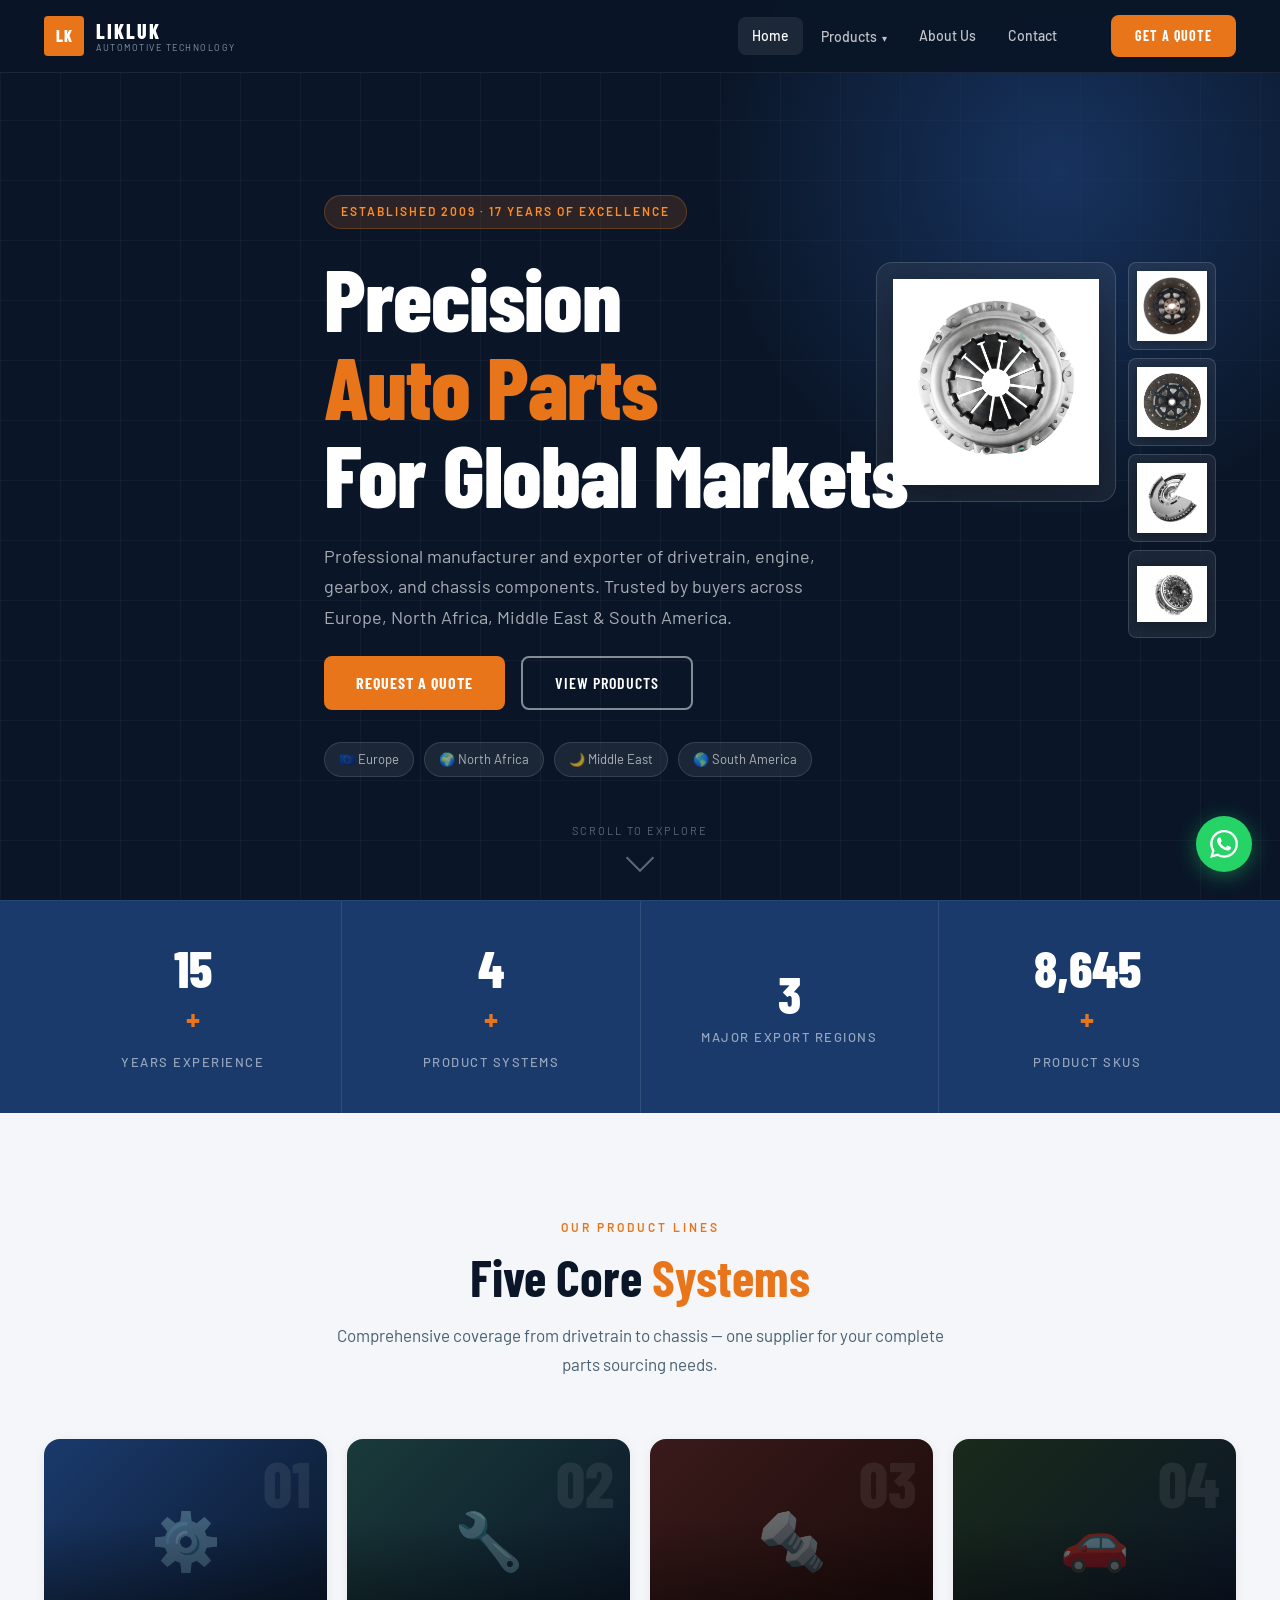
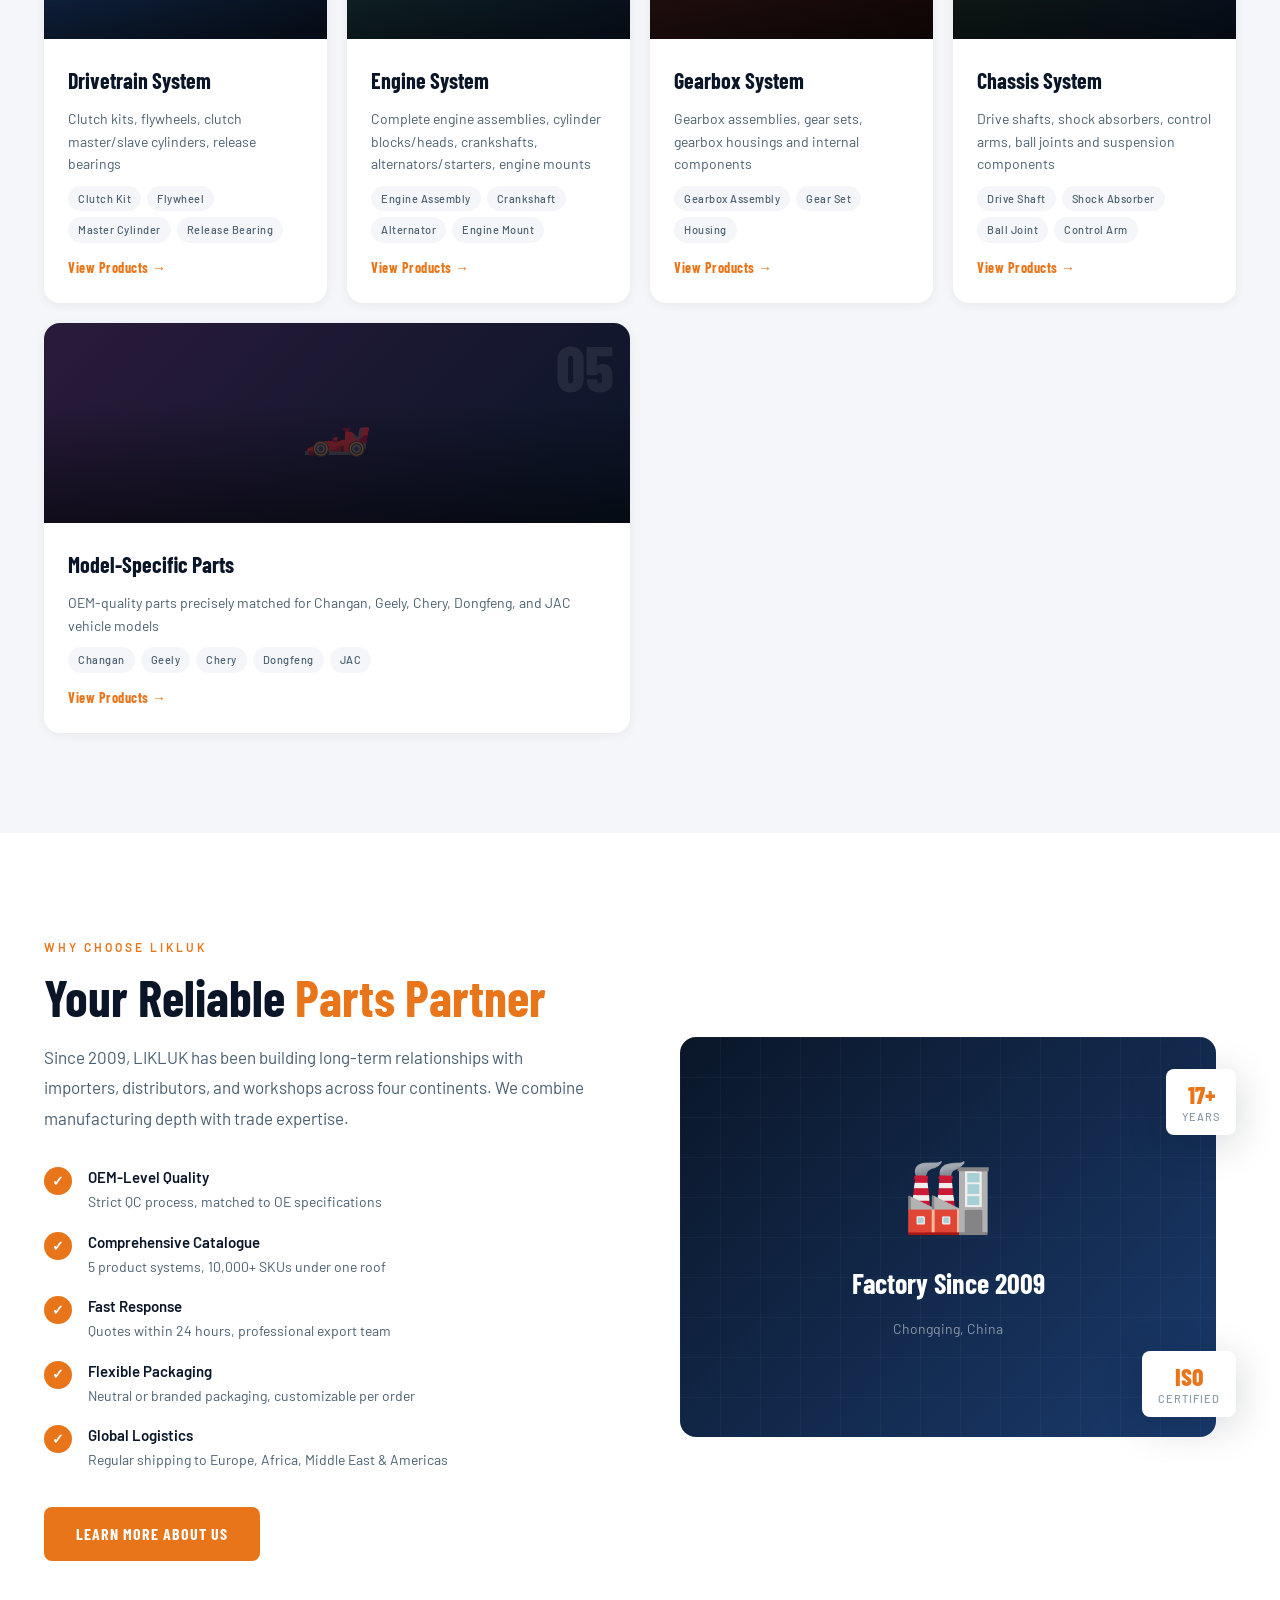
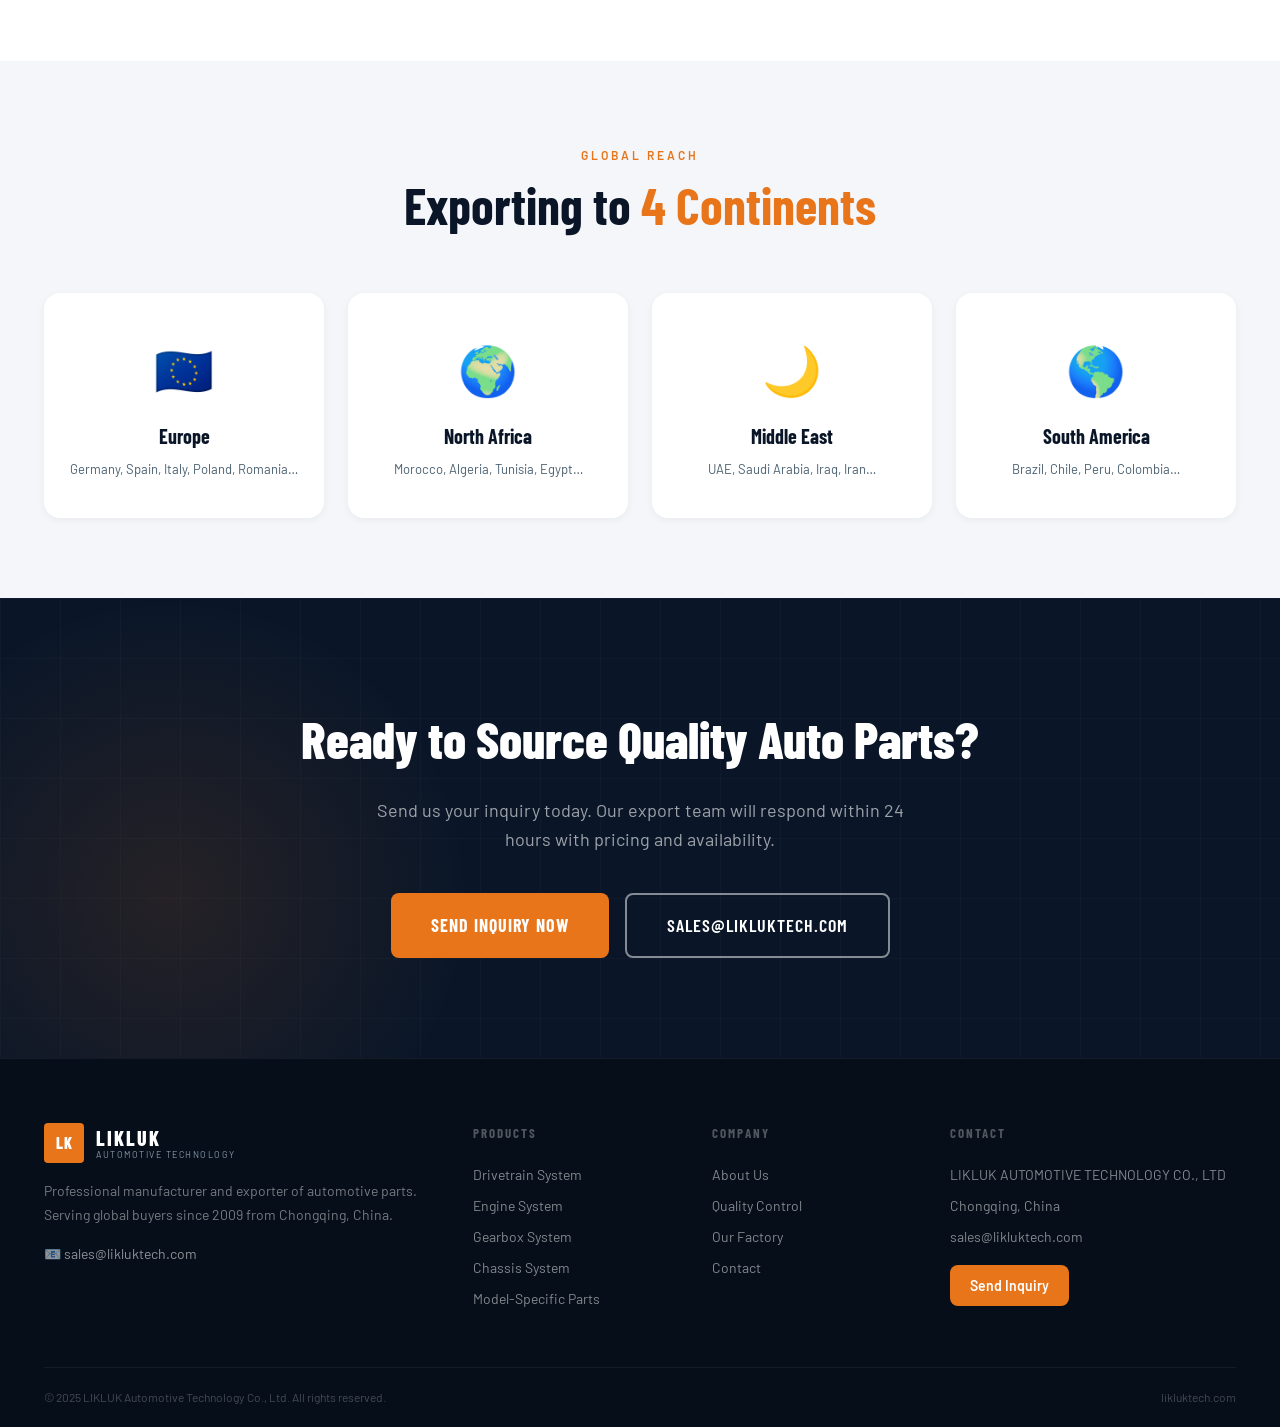
<file: likluktech/index.html>
<!DOCTYPE html>
<html lang="en">
<head>
  <meta charset="UTF-8" />
  <meta name="viewport" content="width=device-width, initial-scale=1.0" />
  <title>LIKLUK Automotive Technology – Auto Parts Manufacturer & Exporter</title>
  <meta name="description" content="LIKLUK Automotive Technology – Professional manufacturer and exporter of drivetrain, engine, gearbox and chassis parts. Serving Europe, North Africa, Middle East & South America since 2009." />
  <link rel="preconnect" href="https://fonts.googleapis.com" />
  <link rel="preconnect" href="https://fonts.gstatic.com" crossorigin />
  <link href="https://fonts.googleapis.com/css2?family=Barlow+Condensed:wght@400;600;700;800&family=Barlow:wght@300;400;500;600&display=swap" rel="stylesheet" />
  <link rel="stylesheet" href="style.css" />
</head>
<body>

<!-- ============ HEADER ============ -->
<header class="site-header" id="siteHeader">
  <div class="header-inner">
    <a href="index.html" class="logo">
      <span class="logo-mark">LK</span>
      <div class="logo-text">
        <span class="logo-name">LIKLUK</span>
        <span class="logo-sub">AUTOMOTIVE TECHNOLOGY</span>
      </div>
    </a>
    <nav class="main-nav">
      <a href="index.html" class="nav-link active">Home</a>
      <div class="nav-dropdown">
        <a href="products.html" class="nav-link">Products <span class="nav-arrow">▾</span></a>
        <div class="dropdown-menu">
          <a href="products.html#drivetrain">Drivetrain System</a>
          <a href="products.html#engine">Engine System</a>
          <a href="products.html#gearbox">Gearbox System</a>
          <a href="products.html#chassis">Chassis System</a>
          <a href="products.html#model">Model-Specific Parts</a>
        </div>
      </div>
      <a href="about.html" class="nav-link">About Us</a>
      <a href="contact.html" class="nav-link">Contact</a>
    </nav>
    <a href="contact.html" class="btn-inquiry">Get a Quote</a>
    <button class="hamburger" id="hamburger" aria-label="Menu">
      <span></span><span></span><span></span>
    </button>
  </div>
</header>

<!-- Mobile Nav -->
<div class="mobile-nav" id="mobileNav">
  <a href="index.html">Home</a>
  <a href="products.html">Products</a>
  <a href="about.html">About Us</a>
  <a href="contact.html">Contact</a>
  <a href="contact.html" class="mobile-cta">Get a Quote</a>
</div>

<!-- ============ HERO ============ -->
<section class="hero">
  <div class="hero-bg">
    <div class="hero-grid"></div>
    <div class="hero-glow"></div>
  </div>
  <div class="hero-content">
    <div class="hero-badge">Established 2009 · 17 Years of Excellence</div>
    <h1 class="hero-title">
      Precision<br />
      <span class="hero-accent">Auto Parts</span><br />
      For Global Markets
    </h1>
    <p class="hero-desc">
      Professional manufacturer and exporter of drivetrain, engine, gearbox, and chassis components. 
      Trusted by buyers across Europe, North Africa, Middle East &amp; South America.
    </p>
    <div class="hero-actions">
      <a href="contact.html" class="btn-primary">Request a Quote</a>
      <a href="products.html" class="btn-outline">View Products</a>
    </div>
    <div class="hero-markets">
      <span class="market-tag">🇪🇺 Europe</span>
      <span class="market-tag">🌍 North Africa</span>
      <span class="market-tag">🌙 Middle East</span>
      <span class="market-tag">🌎 South America</span>
    </div>
  </div>
  <div class="hero-visual">
    <div class="hero-product-showcase">
      <div class="hps-main">
        <img src="images/transmission/14250-00.jpg" alt="Flywheel - LIKLUK Auto Parts" />
      </div>
      <div class="hps-side">
        <div class="hps-thumb">
          <img src="images/transmission/23640-00.jpg" alt="Flywheel Part" />
        </div>
        <div class="hps-thumb">
          <img src="images/transmission/21460-00.jpg" alt="Flywheel Assembly" />
        </div>
        <div class="hps-thumb">
          <img src="images/transmission/CS75 MT.jpg" alt="Clutch Kit CS75" />
        </div>
        <div class="hps-thumb">
          <img src="images/gearbox/clutch 1.jpg" alt="Clutch Assembly" />
        </div>
      </div>
    </div>
  </div>
  <div class="scroll-hint">
    <span>Scroll to explore</span>
    <div class="scroll-arrow"></div>
  </div>
</section>

<!-- ============ STATS BAND ============ -->
<section class="stats-band">
  <div class="container">
    <div class="stat-item">
      <div class="stat-num" data-target="17">0</div>
      <div class="stat-plus">+</div>
      <div class="stat-label">Years Experience</div>
    </div>
    <div class="stat-divider"></div>
    <div class="stat-item">
      <div class="stat-num" data-target="5">0</div>
      <div class="stat-plus">+</div>
      <div class="stat-label">Product Systems</div>
    </div>
    <div class="stat-divider"></div>
    <div class="stat-item">
      <div class="stat-num" data-target="4">0</div>
      <div class="stat-plus"></div>
      <div class="stat-label">Major Export Regions</div>
    </div>
    <div class="stat-divider"></div>
    <div class="stat-item">
      <div class="stat-num" data-target="10000">0</div>
      <div class="stat-plus">+</div>
      <div class="stat-label">Product SKUs</div>
    </div>
  </div>
</section>

<!-- ============ PRODUCT SYSTEMS ============ -->
<section class="products-section" id="products">
  <div class="container">
    <div class="section-header">
      <span class="section-tag">Our Product Lines</span>
      <h2 class="section-title">Five Core <span class="text-accent">Systems</span></h2>
      <p class="section-desc">Comprehensive coverage from drivetrain to chassis — one supplier for your complete parts sourcing needs.</p>
    </div>
    <div class="product-grid">

      <a href="products.html#drivetrain" class="product-card">
        <div class="pc-image pc-img-1">
          <div class="pc-overlay"></div>
          <div class="pc-num">01</div>
        </div>
        <div class="pc-body">
          <h3 class="pc-title">Drivetrain System</h3>
          <p class="pc-desc">Clutch kits, flywheels, clutch master/slave cylinders, release bearings</p>
          <div class="pc-tags">
            <span>Clutch Kit</span>
            <span>Flywheel</span>
            <span>Master Cylinder</span>
            <span>Release Bearing</span>
          </div>
          <span class="pc-link">View Products →</span>
        </div>
      </a>

      <a href="products.html#engine" class="product-card">
        <div class="pc-image pc-img-2">
          <div class="pc-overlay"></div>
          <div class="pc-num">02</div>
        </div>
        <div class="pc-body">
          <h3 class="pc-title">Engine System</h3>
          <p class="pc-desc">Complete engine assemblies, cylinder blocks/heads, crankshafts, alternators/starters, engine mounts</p>
          <div class="pc-tags">
            <span>Engine Assembly</span>
            <span>Crankshaft</span>
            <span>Alternator</span>
            <span>Engine Mount</span>
          </div>
          <span class="pc-link">View Products →</span>
        </div>
      </a>

      <a href="products.html#gearbox" class="product-card">
        <div class="pc-image pc-img-3">
          <div class="pc-overlay"></div>
          <div class="pc-num">03</div>
        </div>
        <div class="pc-body">
          <h3 class="pc-title">Gearbox System</h3>
          <p class="pc-desc">Gearbox assemblies, gear sets, gearbox housings and internal components</p>
          <div class="pc-tags">
            <span>Gearbox Assembly</span>
            <span>Gear Set</span>
            <span>Housing</span>
          </div>
          <span class="pc-link">View Products →</span>
        </div>
      </a>

      <a href="products.html#chassis" class="product-card">
        <div class="pc-image pc-img-4">
          <div class="pc-overlay"></div>
          <div class="pc-num">04</div>
        </div>
        <div class="pc-body">
          <h3 class="pc-title">Chassis System</h3>
          <p class="pc-desc">Drive shafts, shock absorbers, control arms, ball joints and suspension components</p>
          <div class="pc-tags">
            <span>Drive Shaft</span>
            <span>Shock Absorber</span>
            <span>Ball Joint</span>
            <span>Control Arm</span>
          </div>
          <span class="pc-link">View Products →</span>
        </div>
      </a>

      <a href="products.html#model" class="product-card pc-wide">
        <div class="pc-image pc-img-5">
          <div class="pc-overlay"></div>
          <div class="pc-num">05</div>
        </div>
        <div class="pc-body">
          <h3 class="pc-title">Model-Specific Parts</h3>
          <p class="pc-desc">OEM-quality parts precisely matched for Changan, Geely, Chery, Dongfeng, and JAC vehicle models</p>
          <div class="pc-tags">
            <span>Changan</span>
            <span>Geely</span>
            <span>Chery</span>
            <span>Dongfeng</span>
            <span>JAC</span>
          </div>
          <span class="pc-link">View Products →</span>
        </div>
      </a>

    </div>
  </div>
</section>

<!-- ============ WHY CHOOSE US ============ -->
<section class="why-section">
  <div class="container">
    <div class="why-grid">
      <div class="why-text">
        <span class="section-tag">Why Choose LIKLUK</span>
        <h2 class="section-title">Your Reliable <span class="text-accent">Parts Partner</span></h2>
        <p class="why-desc">Since 2009, LIKLUK has been building long-term relationships with importers, distributors, and workshops across four continents. We combine manufacturing depth with trade expertise.</p>
        <div class="why-features">
          <div class="wf-item">
            <div class="wf-icon">✓</div>
            <div class="wf-content">
              <strong>OEM-Level Quality</strong>
              <span>Strict QC process, matched to OE specifications</span>
            </div>
          </div>
          <div class="wf-item">
            <div class="wf-icon">✓</div>
            <div class="wf-content">
              <strong>Comprehensive Catalogue</strong>
              <span>5 product systems, 10,000+ SKUs under one roof</span>
            </div>
          </div>
          <div class="wf-item">
            <div class="wf-icon">✓</div>
            <div class="wf-content">
              <strong>Fast Response</strong>
              <span>Quotes within 24 hours, professional export team</span>
            </div>
          </div>
          <div class="wf-item">
            <div class="wf-icon">✓</div>
            <div class="wf-content">
              <strong>Flexible Packaging</strong>
              <span>Neutral or branded packaging, customizable per order</span>
            </div>
          </div>
          <div class="wf-item">
            <div class="wf-icon">✓</div>
            <div class="wf-content">
              <strong>Global Logistics</strong>
              <span>Regular shipping to Europe, Africa, Middle East &amp; Americas</span>
            </div>
          </div>
        </div>
        <a href="about.html" class="btn-primary">Learn More About Us</a>
      </div>
      <div class="why-image">
        <div class="wi-frame">
          <div class="wi-main">
            <div class="wi-placeholder">
              <div class="wi-icon">🏭</div>
              <div class="wi-text">Factory Since 2009</div>
              <div class="wi-sub">Chongqing, China</div>
            </div>
          </div>
          <div class="wi-badge wi-b1">
            <strong>ISO</strong>
            <span>Certified</span>
          </div>
          <div class="wi-badge wi-b2">
            <strong>17+</strong>
            <span>Years</span>
          </div>
        </div>
      </div>
    </div>
  </div>
</section>

<!-- ============ MARKETS ============ -->
<section class="markets-section">
  <div class="container">
    <div class="section-header">
      <span class="section-tag">Global Reach</span>
      <h2 class="section-title">Exporting to <span class="text-accent">4 Continents</span></h2>
    </div>
    <div class="markets-grid">
      <div class="market-card">
        <div class="market-flag">🇪🇺</div>
        <div class="market-name">Europe</div>
        <div class="market-detail">Germany, Spain, Italy, Poland, Romania…</div>
      </div>
      <div class="market-card">
        <div class="market-flag">🌍</div>
        <div class="market-name">North Africa</div>
        <div class="market-detail">Morocco, Algeria, Tunisia, Egypt…</div>
      </div>
      <div class="market-card">
        <div class="market-flag">🌙</div>
        <div class="market-name">Middle East</div>
        <div class="market-detail">UAE, Saudi Arabia, Iraq, Iran…</div>
      </div>
      <div class="market-card">
        <div class="market-flag">🌎</div>
        <div class="market-name">South America</div>
        <div class="market-detail">Brazil, Chile, Peru, Colombia…</div>
      </div>
    </div>
  </div>
</section>

<!-- ============ CTA BANNER ============ -->
<section class="cta-section">
  <div class="cta-bg"></div>
  <div class="container">
    <div class="cta-content">
      <h2 class="cta-title">Ready to Source Quality Auto Parts?</h2>
      <p class="cta-desc">Send us your inquiry today. Our export team will respond within 24 hours with pricing and availability.</p>
      <div class="cta-actions">
        <a href="contact.html" class="btn-primary btn-lg">Send Inquiry Now</a>
        <a href="mailto:sales@likluktech.com" class="btn-outline btn-lg">sales@likluktech.com</a>
      </div>
    </div>
  </div>
</section>

<!-- ============ FOOTER ============ -->
<footer class="site-footer">
  <div class="container">
    <div class="footer-grid">
      <div class="footer-brand">
        <div class="footer-logo">
          <span class="logo-mark">LK</span>
          <div class="logo-text">
            <span class="logo-name">LIKLUK</span>
            <span class="logo-sub">AUTOMOTIVE TECHNOLOGY</span>
          </div>
        </div>
        <p class="footer-about">Professional manufacturer and exporter of automotive parts. Serving global buyers since 2009 from Chongqing, China.</p>
        <div class="footer-contact">
          <a href="mailto:sales@likluktech.com">📧 sales@likluktech.com</a>
        </div>
      </div>
      <div class="footer-col">
        <h4>Products</h4>
        <a href="products.html#drivetrain">Drivetrain System</a>
        <a href="products.html#engine">Engine System</a>
        <a href="products.html#gearbox">Gearbox System</a>
        <a href="products.html#chassis">Chassis System</a>
        <a href="products.html#model">Model-Specific Parts</a>
      </div>
      <div class="footer-col">
        <h4>Company</h4>
        <a href="about.html">About Us</a>
        <a href="about.html#quality">Quality Control</a>
        <a href="about.html#factory">Our Factory</a>
        <a href="contact.html">Contact</a>
      </div>
      <div class="footer-col">
        <h4>Contact</h4>
        <p>LIKLUK AUTOMOTIVE TECHNOLOGY CO., LTD</p>
        <p>Chongqing, China</p>
        <a href="mailto:sales@likluktech.com">sales@likluktech.com</a>
        <a href="contact.html" class="footer-inquiry-btn">Send Inquiry</a>
      </div>
    </div>
    <div class="footer-bottom">
      <span>© 2025 LIKLUK Automotive Technology Co., Ltd. All rights reserved.</span>
      <span>likluktech.com</span>
    </div>
  </div>
</footer>

<!-- WhatsApp Float -->
<a href="contact.html#whatsapp" class="whatsapp-float" title="Contact us on WhatsApp">
  <svg viewBox="0 0 24 24" fill="currentColor"><path d="M17.472 14.382c-.297-.149-1.758-.867-2.03-.967-.273-.099-.471-.148-.67.15-.197.297-.767.966-.94 1.164-.173.199-.347.223-.644.075-.297-.15-1.255-.463-2.39-1.475-.883-.788-1.48-1.761-1.653-2.059-.173-.297-.018-.458.13-.606.134-.133.298-.347.446-.52.149-.174.198-.298.298-.497.099-.198.05-.371-.025-.52-.075-.149-.669-1.612-.916-2.207-.242-.579-.487-.5-.669-.51-.173-.008-.371-.01-.57-.01-.198 0-.52.074-.792.372-.272.297-1.04 1.016-1.04 2.479 0 1.462 1.065 2.875 1.213 3.074.149.198 2.096 3.2 5.077 4.487.709.306 1.262.489 1.694.625.712.227 1.36.195 1.871.118.571-.085 1.758-.719 2.006-1.413.248-.694.248-1.289.173-1.413-.074-.124-.272-.198-.57-.347m-5.421 7.403h-.004a9.87 9.87 0 01-5.031-1.378l-.361-.214-3.741.982.998-3.648-.235-.374a9.86 9.86 0 01-1.51-5.26c.001-5.45 4.436-9.884 9.888-9.884 2.64 0 5.122 1.03 6.988 2.898a9.825 9.825 0 012.893 6.994c-.003 5.45-4.437 9.884-9.885 9.884m8.413-18.297A11.815 11.815 0 0012.05 0C5.495 0 .16 5.335.157 11.892c0 2.096.547 4.142 1.588 5.945L.057 24l6.305-1.654a11.882 11.882 0 005.683 1.448h.005c6.554 0 11.89-5.335 11.893-11.893a11.821 11.821 0 00-3.48-8.413z"/></svg>
</a>

<script src="main.js"></script>
</body>
</html>
</file>
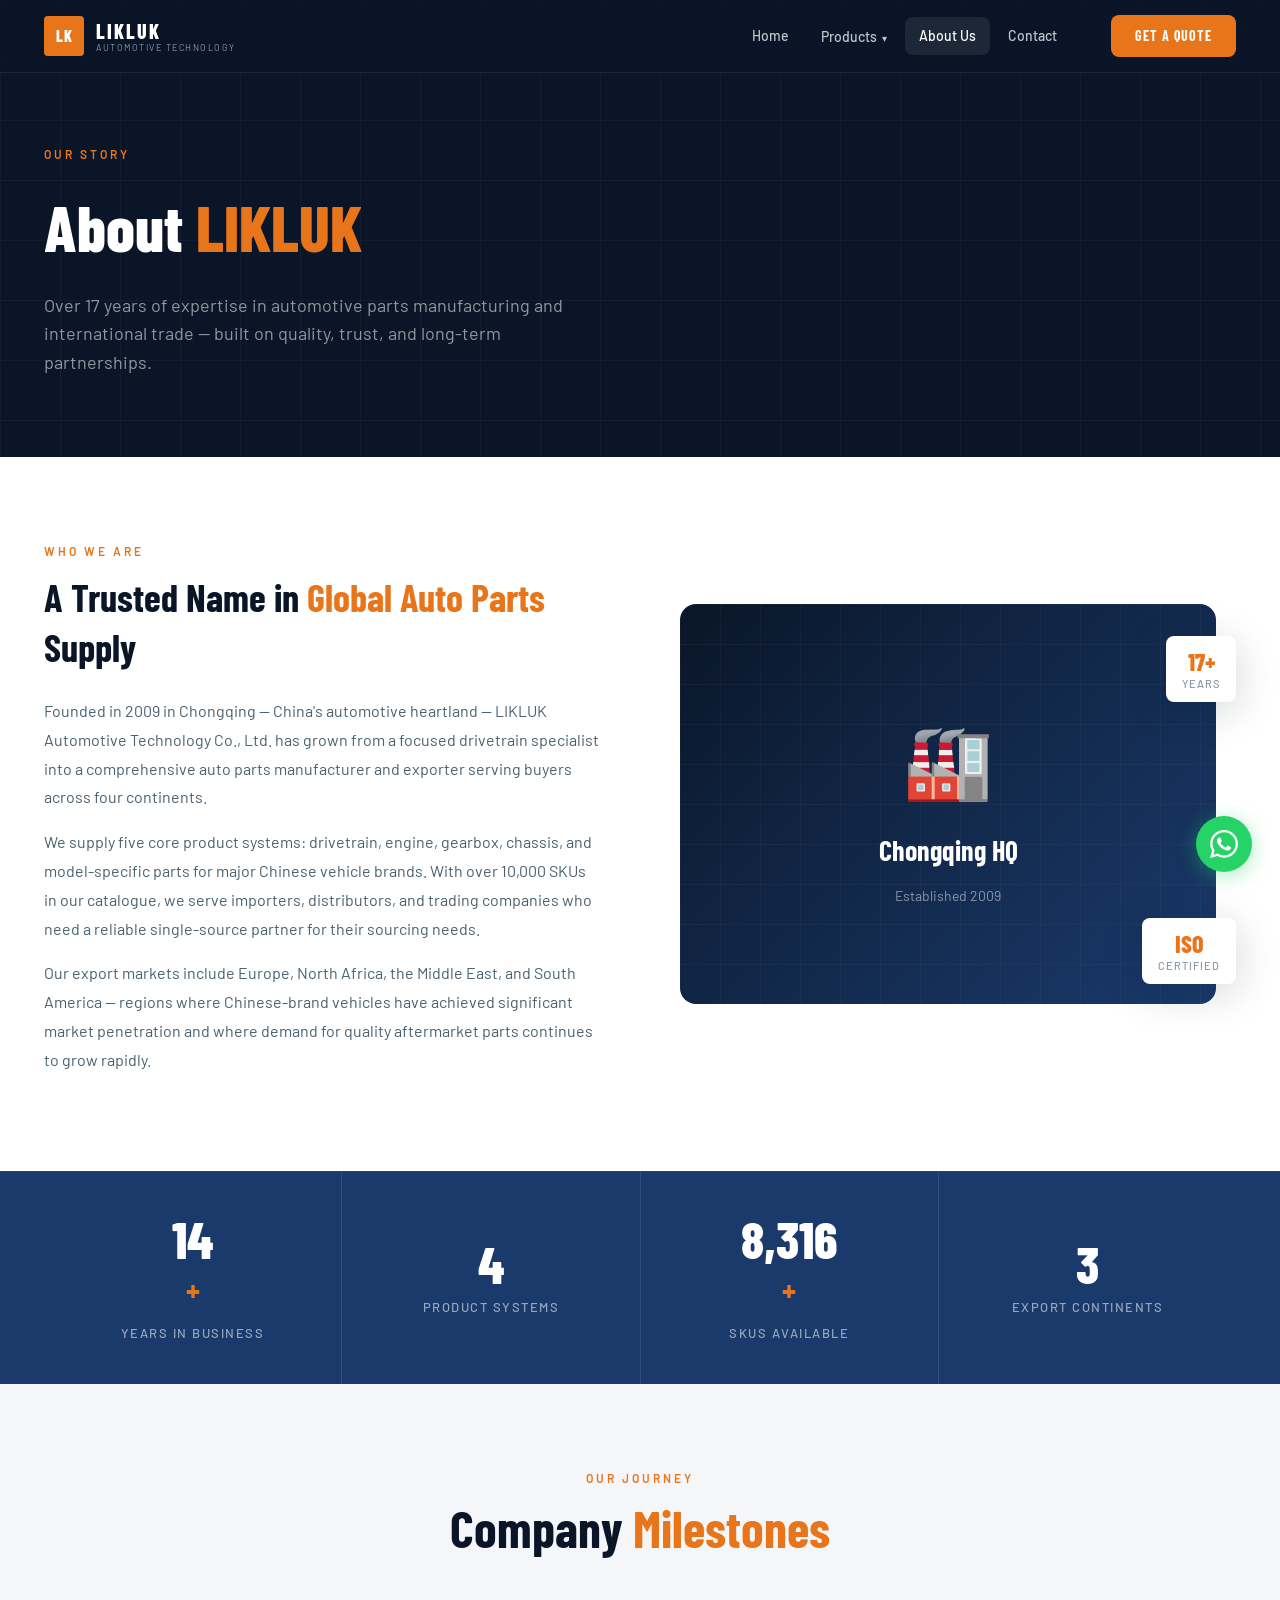
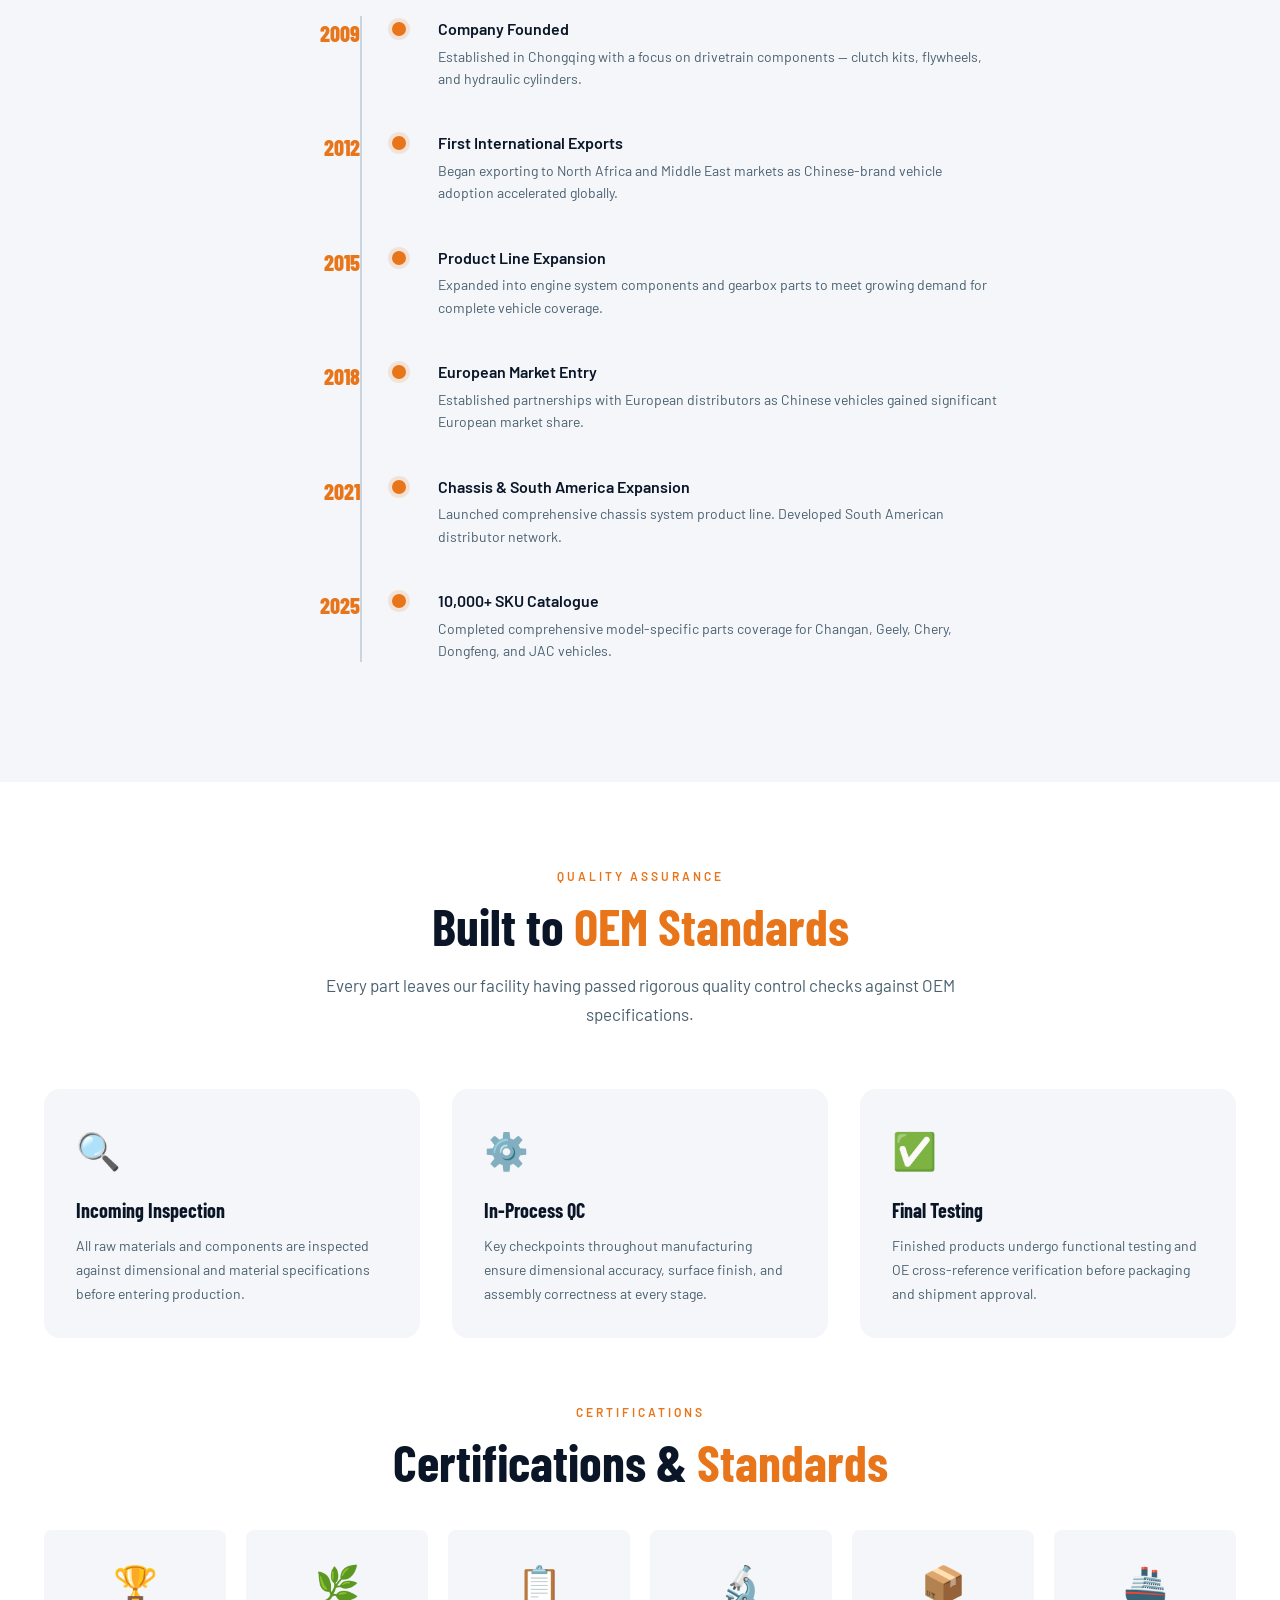
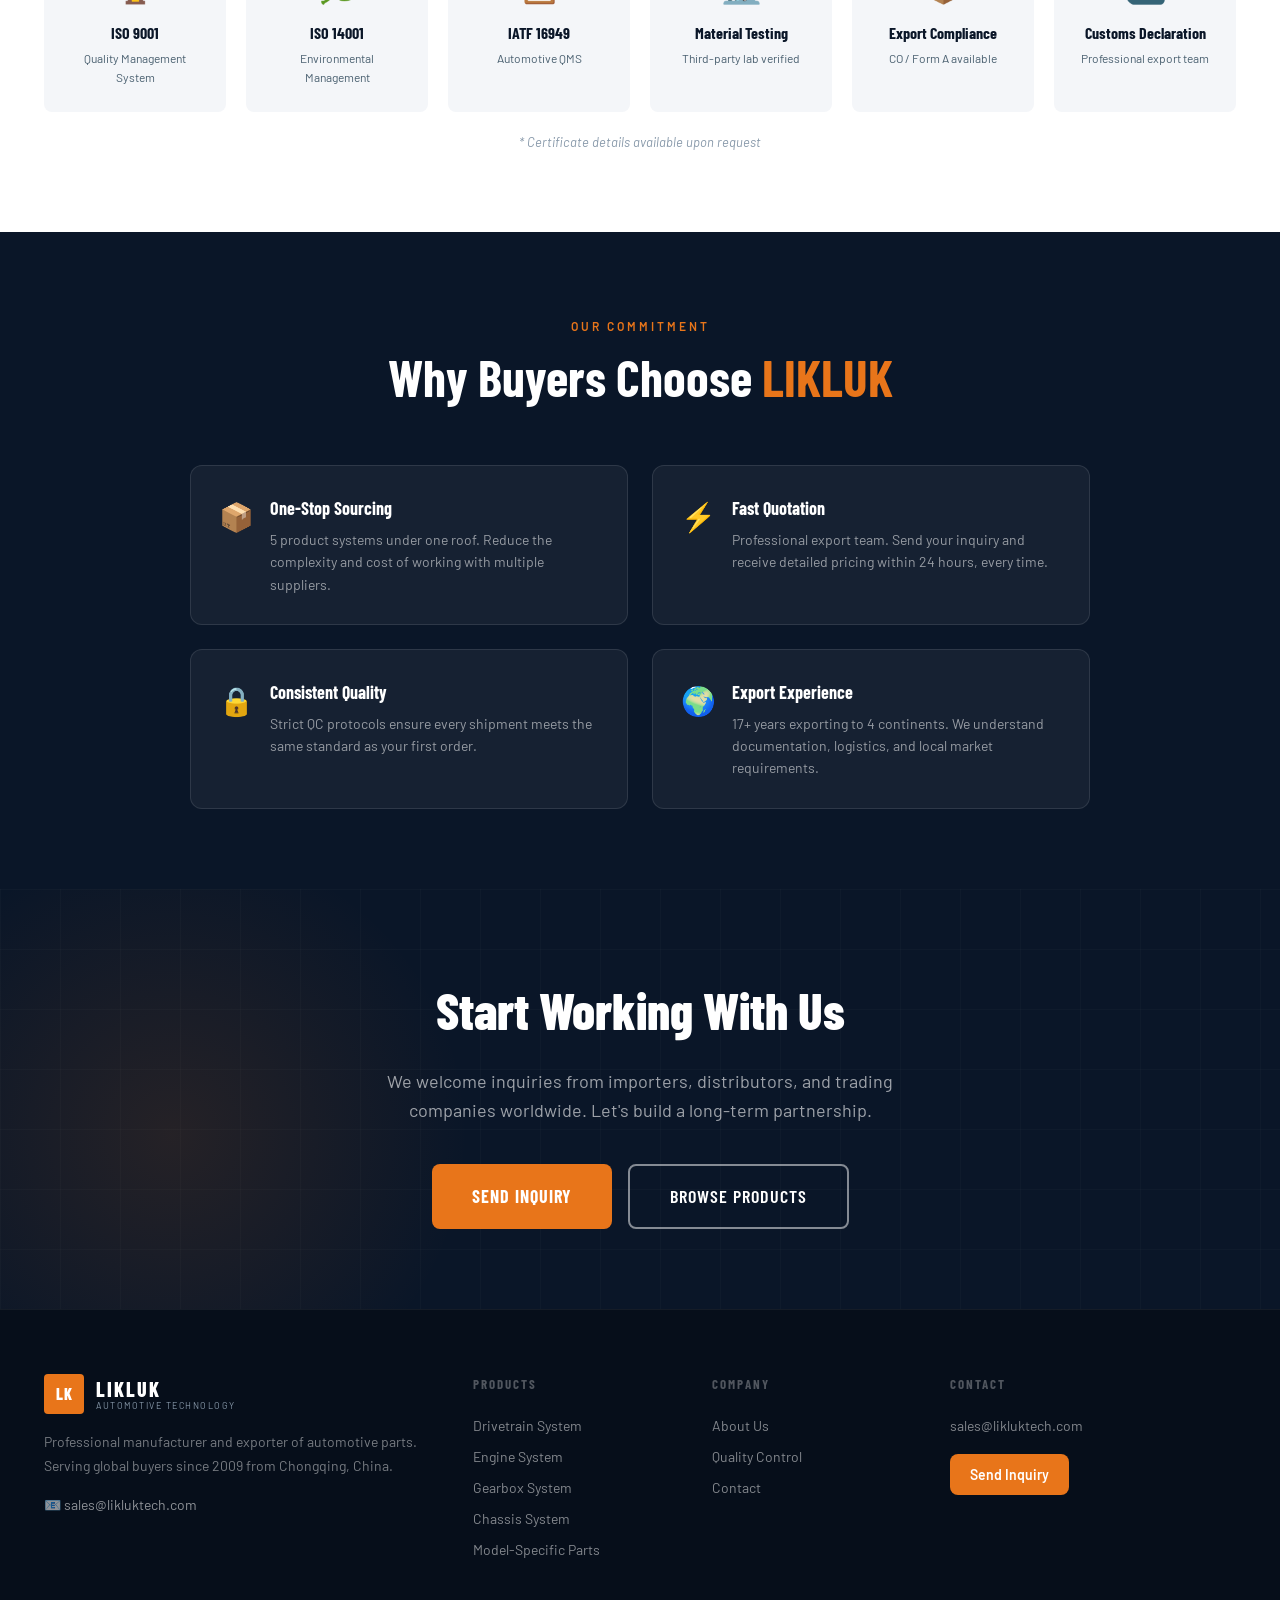
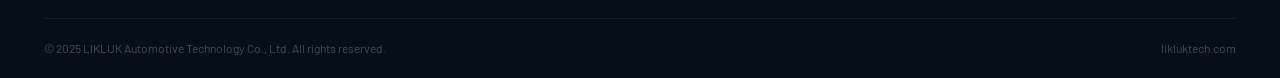
<file: about.html>
<!DOCTYPE html>
<html lang="en">
<head>
  <meta charset="UTF-8" />
  <meta name="viewport" content="width=device-width, initial-scale=1.0" />
  <title>About Us – LIKLUK Automotive Technology</title>
  <meta name="description" content="LIKLUK Automotive Technology – established in 2009 in Chongqing, China. Professional auto parts manufacturer and exporter serving Europe, North Africa, Middle East and South America." />
  <link rel="preconnect" href="https://fonts.googleapis.com" />
  <link rel="preconnect" href="https://fonts.gstatic.com" crossorigin />
  <link href="https://fonts.googleapis.com/css2?family=Barlow+Condensed:wght@400;600;700;800&family=Barlow:wght@300;400;500;600&display=swap" rel="stylesheet" />
  <link rel="stylesheet" href="style.css" />
</head>
<body>

<header class="site-header" id="siteHeader">
  <div class="header-inner">
    <a href="index.html" class="logo">
      <span class="logo-mark">LK</span>
      <div class="logo-text">
        <span class="logo-name">LIKLUK</span>
        <span class="logo-sub">AUTOMOTIVE TECHNOLOGY</span>
      </div>
    </a>
    <nav class="main-nav">
      <a href="index.html" class="nav-link">Home</a>
      <div class="nav-dropdown">
        <a href="products.html" class="nav-link">Products <span class="nav-arrow">▾</span></a>
        <div class="dropdown-menu">
          <a href="products.html#drivetrain">Drivetrain System</a>
          <a href="products.html#engine">Engine System</a>
          <a href="products.html#gearbox">Gearbox System</a>
          <a href="products.html#chassis">Chassis System</a>
          <a href="products.html#model">Model-Specific Parts</a>
        </div>
      </div>
      <a href="about.html" class="nav-link active">About Us</a>
      <a href="contact.html" class="nav-link">Contact</a>
    </nav>
    <a href="contact.html" class="btn-inquiry">Get a Quote</a>
    <button class="hamburger" id="hamburger"><span></span><span></span><span></span></button>
  </div>
</header>
<div class="mobile-nav" id="mobileNav">
  <a href="index.html">Home</a>
  <a href="products.html">Products</a>
  <a href="about.html">About Us</a>
  <a href="contact.html">Contact</a>
  <a href="contact.html" class="mobile-cta">Get a Quote</a>
</div>

<!-- PAGE HERO -->
<section class="page-hero">
  <div class="container page-hero-content">
    <span class="section-tag">Our Story</span>
    <h1>About <span style="color:var(--accent)">LIKLUK</span></h1>
    <p>Over 17 years of expertise in automotive parts manufacturing and international trade — built on quality, trust, and long-term partnerships.</p>
  </div>
</section>

<!-- INTRO -->
<section class="about-intro">
  <div class="container">
    <div class="about-intro-grid">
      <div>
        <span class="section-tag">Who We Are</span>
        <h2 class="about-big-text">A Trusted Name in <span class="text-accent">Global Auto Parts</span> Supply</h2>
        <p class="about-para">Founded in 2009 in Chongqing — China's automotive heartland — LIKLUK Automotive Technology Co., Ltd. has grown from a focused drivetrain specialist into a comprehensive auto parts manufacturer and exporter serving buyers across four continents.</p>
        <p class="about-para">We supply five core product systems: drivetrain, engine, gearbox, chassis, and model-specific parts for major Chinese vehicle brands. With over 10,000 SKUs in our catalogue, we serve importers, distributors, and trading companies who need a reliable single-source partner for their sourcing needs.</p>
        <p class="about-para">Our export markets include Europe, North Africa, the Middle East, and South America — regions where Chinese-brand vehicles have achieved significant market penetration and where demand for quality aftermarket parts continues to grow rapidly.</p>
      </div>
      <div>
        <div class="wi-frame">
          <div class="wi-main">
            <div class="wi-placeholder">
              <div class="wi-icon">🏭</div>
              <div class="wi-text">Chongqing HQ</div>
              <div class="wi-sub">Established 2009</div>
            </div>
          </div>
          <div class="wi-badge wi-b1"><strong>ISO</strong><span>Certified</span></div>
          <div class="wi-badge wi-b2"><strong>17+</strong><span>Years</span></div>
        </div>
      </div>
    </div>
  </div>
</section>

<!-- STATS -->
<section class="stats-band">
  <div class="container">
    <div class="stat-item">
      <div class="stat-num" data-target="17">0</div><div class="stat-plus">+</div>
      <div class="stat-label">Years in Business</div>
    </div>
    <div class="stat-divider"></div>
    <div class="stat-item">
      <div class="stat-num" data-target="5">0</div><div class="stat-plus"></div>
      <div class="stat-label">Product Systems</div>
    </div>
    <div class="stat-divider"></div>
    <div class="stat-item">
      <div class="stat-num" data-target="10000">0</div><div class="stat-plus">+</div>
      <div class="stat-label">SKUs Available</div>
    </div>
    <div class="stat-divider"></div>
    <div class="stat-item">
      <div class="stat-num" data-target="4">0</div><div class="stat-plus"></div>
      <div class="stat-label">Export Continents</div>
    </div>
  </div>
</section>

<!-- TIMELINE -->
<section class="timeline" id="factory">
  <div class="container">
    <div class="section-header">
      <span class="section-tag">Our Journey</span>
      <h2 class="section-title">Company <span class="text-accent">Milestones</span></h2>
    </div>
    <div class="timeline-list">
      <div class="tl-item">
        <div class="tl-year">2009</div>
        <div class="tl-dot"></div>
        <div class="tl-content">
          <strong>Company Founded</strong>
          <p>Established in Chongqing with a focus on drivetrain components — clutch kits, flywheels, and hydraulic cylinders.</p>
        </div>
      </div>
      <div class="tl-item">
        <div class="tl-year">2012</div>
        <div class="tl-dot"></div>
        <div class="tl-content">
          <strong>First International Exports</strong>
          <p>Began exporting to North Africa and Middle East markets as Chinese-brand vehicle adoption accelerated globally.</p>
        </div>
      </div>
      <div class="tl-item">
        <div class="tl-year">2015</div>
        <div class="tl-dot"></div>
        <div class="tl-content">
          <strong>Product Line Expansion</strong>
          <p>Expanded into engine system components and gearbox parts to meet growing demand for complete vehicle coverage.</p>
        </div>
      </div>
      <div class="tl-item">
        <div class="tl-year">2018</div>
        <div class="tl-dot"></div>
        <div class="tl-content">
          <strong>European Market Entry</strong>
          <p>Established partnerships with European distributors as Chinese vehicles gained significant European market share.</p>
        </div>
      </div>
      <div class="tl-item">
        <div class="tl-year">2021</div>
        <div class="tl-dot"></div>
        <div class="tl-content">
          <strong>Chassis & South America Expansion</strong>
          <p>Launched comprehensive chassis system product line. Developed South American distributor network.</p>
        </div>
      </div>
      <div class="tl-item">
        <div class="tl-year">2025</div>
        <div class="tl-dot"></div>
        <div class="tl-content">
          <strong>10,000+ SKU Catalogue</strong>
          <p>Completed comprehensive model-specific parts coverage for Changan, Geely, Chery, Dongfeng, and JAC vehicles.</p>
        </div>
      </div>
    </div>
  </div>
</section>

<!-- QUALITY -->
<section class="team-section" id="quality" style="background:var(--white); padding:80px 0;">
  <div class="container">
    <div class="section-header">
      <span class="section-tag">Quality Assurance</span>
      <h2 class="section-title">Built to <span class="text-accent">OEM Standards</span></h2>
      <p class="section-desc">Every part leaves our facility having passed rigorous quality control checks against OEM specifications.</p>
    </div>
    <div style="display:grid; grid-template-columns:repeat(3, 1fr); gap:32px; margin-bottom:60px;">
      <div style="background:var(--off); border-radius:16px; padding:32px;">
        <div style="font-size:36px; margin-bottom:16px;">🔍</div>
        <div style="font-family:var(--font-head); font-size:20px; font-weight:700; color:var(--navy); margin-bottom:8px;">Incoming Inspection</div>
        <p style="font-size:14px; color:var(--textl); line-height:1.7;">All raw materials and components are inspected against dimensional and material specifications before entering production.</p>
      </div>
      <div style="background:var(--off); border-radius:16px; padding:32px;">
        <div style="font-size:36px; margin-bottom:16px;">⚙️</div>
        <div style="font-family:var(--font-head); font-size:20px; font-weight:700; color:var(--navy); margin-bottom:8px;">In-Process QC</div>
        <p style="font-size:14px; color:var(--textl); line-height:1.7;">Key checkpoints throughout manufacturing ensure dimensional accuracy, surface finish, and assembly correctness at every stage.</p>
      </div>
      <div style="background:var(--off); border-radius:16px; padding:32px;">
        <div style="font-size:36px; margin-bottom:16px;">✅</div>
        <div style="font-family:var(--font-head); font-size:20px; font-weight:700; color:var(--navy); margin-bottom:8px;">Final Testing</div>
        <p style="font-size:14px; color:var(--textl); line-height:1.7;">Finished products undergo functional testing and OE cross-reference verification before packaging and shipment approval.</p>
      </div>
    </div>
    <div class="section-header" style="margin-bottom:32px;">
      <span class="section-tag">Certifications</span>
      <h2 class="section-title">Certifications & <span class="text-accent">Standards</span></h2>
    </div>
    <div class="cert-grid">
      <div class="cert-card">
        <div class="cert-icon">🏆</div>
        <div class="cert-name">ISO 9001</div>
        <div class="cert-desc">Quality Management System</div>
      </div>
      <div class="cert-card">
        <div class="cert-icon">🌿</div>
        <div class="cert-name">ISO 14001</div>
        <div class="cert-desc">Environmental Management</div>
      </div>
      <div class="cert-card">
        <div class="cert-icon">📋</div>
        <div class="cert-name">IATF 16949</div>
        <div class="cert-desc">Automotive QMS</div>
      </div>
      <div class="cert-card">
        <div class="cert-icon">🔬</div>
        <div class="cert-name">Material Testing</div>
        <div class="cert-desc">Third-party lab verified</div>
      </div>
      <div class="cert-card">
        <div class="cert-icon">📦</div>
        <div class="cert-name">Export Compliance</div>
        <div class="cert-desc">CO / Form A available</div>
      </div>
      <div class="cert-card">
        <div class="cert-icon">🚢</div>
        <div class="cert-name">Customs Declaration</div>
        <div class="cert-desc">Professional export team</div>
      </div>
    </div>
    <p style="font-size:13px; color:var(--gray); text-align:center; margin-top:20px; font-style:italic;">* Certificate details available upon request</p>
  </div>
</section>

<!-- WHY -->
<section style="background:var(--navy); padding:80px 0;">
  <div class="container">
    <div class="section-header">
      <span class="section-tag">Our Commitment</span>
      <h2 class="section-title" style="color:var(--white);">Why Buyers Choose <span class="text-accent">LIKLUK</span></h2>
    </div>
    <div style="display:grid; grid-template-columns:repeat(2,1fr); gap:24px; max-width:900px; margin:0 auto;">
      <div style="background:rgba(255,255,255,0.05); border:1px solid rgba(255,255,255,0.1); border-radius:12px; padding:28px; display:flex; gap:16px; align-items:flex-start;">
        <div style="font-size:28px; flex-shrink:0;">📦</div>
        <div>
          <div style="font-family:var(--font-head); font-size:18px; font-weight:700; color:var(--white); margin-bottom:6px;">One-Stop Sourcing</div>
          <div style="font-size:14px; color:rgba(255,255,255,0.55); line-height:1.6;">5 product systems under one roof. Reduce the complexity and cost of working with multiple suppliers.</div>
        </div>
      </div>
      <div style="background:rgba(255,255,255,0.05); border:1px solid rgba(255,255,255,0.1); border-radius:12px; padding:28px; display:flex; gap:16px; align-items:flex-start;">
        <div style="font-size:28px; flex-shrink:0;">⚡</div>
        <div>
          <div style="font-family:var(--font-head); font-size:18px; font-weight:700; color:var(--white); margin-bottom:6px;">Fast Quotation</div>
          <div style="font-size:14px; color:rgba(255,255,255,0.55); line-height:1.6;">Professional export team. Send your inquiry and receive detailed pricing within 24 hours, every time.</div>
        </div>
      </div>
      <div style="background:rgba(255,255,255,0.05); border:1px solid rgba(255,255,255,0.1); border-radius:12px; padding:28px; display:flex; gap:16px; align-items:flex-start;">
        <div style="font-size:28px; flex-shrink:0;">🔒</div>
        <div>
          <div style="font-family:var(--font-head); font-size:18px; font-weight:700; color:var(--white); margin-bottom:6px;">Consistent Quality</div>
          <div style="font-size:14px; color:rgba(255,255,255,0.55); line-height:1.6;">Strict QC protocols ensure every shipment meets the same standard as your first order.</div>
        </div>
      </div>
      <div style="background:rgba(255,255,255,0.05); border:1px solid rgba(255,255,255,0.1); border-radius:12px; padding:28px; display:flex; gap:16px; align-items:flex-start;">
        <div style="font-size:28px; flex-shrink:0;">🌍</div>
        <div>
          <div style="font-family:var(--font-head); font-size:18px; font-weight:700; color:var(--white); margin-bottom:6px;">Export Experience</div>
          <div style="font-size:14px; color:rgba(255,255,255,0.55); line-height:1.6;">17+ years exporting to 4 continents. We understand documentation, logistics, and local market requirements.</div>
        </div>
      </div>
    </div>
  </div>
</section>

<section class="cta-section" style="padding:80px 0;">
  <div class="cta-bg"></div>
  <div class="container">
    <div class="cta-content">
      <h2 class="cta-title">Start Working With Us</h2>
      <p class="cta-desc">We welcome inquiries from importers, distributors, and trading companies worldwide. Let's build a long-term partnership.</p>
      <div class="cta-actions">
        <a href="contact.html" class="btn-primary btn-lg">Send Inquiry</a>
        <a href="products.html" class="btn-outline btn-lg">Browse Products</a>
      </div>
    </div>
  </div>
</section>

<footer class="site-footer">
  <div class="container">
    <div class="footer-grid">
      <div class="footer-brand">
        <div class="footer-logo">
          <span class="logo-mark">LK</span>
          <div class="logo-text">
            <span class="logo-name">LIKLUK</span>
            <span class="logo-sub">AUTOMOTIVE TECHNOLOGY</span>
          </div>
        </div>
        <p class="footer-about">Professional manufacturer and exporter of automotive parts. Serving global buyers since 2009 from Chongqing, China.</p>
        <div class="footer-contact">
          <a href="mailto:sales@likluktech.com">📧 sales@likluktech.com</a>
        </div>
      </div>
      <div class="footer-col">
        <h4>Products</h4>
        <a href="products.html#drivetrain">Drivetrain System</a>
        <a href="products.html#engine">Engine System</a>
        <a href="products.html#gearbox">Gearbox System</a>
        <a href="products.html#chassis">Chassis System</a>
        <a href="products.html#model">Model-Specific Parts</a>
      </div>
      <div class="footer-col">
        <h4>Company</h4>
        <a href="about.html">About Us</a>
        <a href="about.html#quality">Quality Control</a>
        <a href="contact.html">Contact</a>
      </div>
      <div class="footer-col">
        <h4>Contact</h4>
        <a href="mailto:sales@likluktech.com">sales@likluktech.com</a>
        <a href="contact.html" class="footer-inquiry-btn">Send Inquiry</a>
      </div>
    </div>
    <div class="footer-bottom">
      <span>© 2025 LIKLUK Automotive Technology Co., Ltd. All rights reserved.</span>
      <span>likluktech.com</span>
    </div>
  </div>
</footer>

<a href="contact.html#whatsapp" class="whatsapp-float" title="WhatsApp">
  <svg viewBox="0 0 24 24" fill="currentColor"><path d="M17.472 14.382c-.297-.149-1.758-.867-2.03-.967-.273-.099-.471-.148-.67.15-.197.297-.767.966-.94 1.164-.173.199-.347.223-.644.075-.297-.15-1.255-.463-2.39-1.475-.883-.788-1.48-1.761-1.653-2.059-.173-.297-.018-.458.13-.606.134-.133.298-.347.446-.52.149-.174.198-.298.298-.497.099-.198.05-.371-.025-.52-.075-.149-.669-1.612-.916-2.207-.242-.579-.487-.5-.669-.51-.173-.008-.371-.01-.57-.01-.198 0-.52.074-.792.372-.272.297-1.04 1.016-1.04 2.479 0 1.462 1.065 2.875 1.213 3.074.149.198 2.096 3.2 5.077 4.487.709.306 1.262.489 1.694.625.712.227 1.36.195 1.871.118.571-.085 1.758-.719 2.006-1.413.248-.694.248-1.289.173-1.413-.074-.124-.272-.198-.57-.347m-5.421 7.403h-.004a9.87 9.87 0 01-5.031-1.378l-.361-.214-3.741.982.998-3.648-.235-.374a9.86 9.86 0 01-1.51-5.26c.001-5.45 4.436-9.884 9.888-9.884 2.64 0 5.122 1.03 6.988 2.898a9.825 9.825 0 012.893 6.994c-.003 5.45-4.437 9.884-9.885 9.884m8.413-18.297A11.815 11.815 0 0012.05 0C5.495 0 .16 5.335.157 11.892c0 2.096.547 4.142 1.588 5.945L.057 24l6.305-1.654a11.882 11.882 0 005.683 1.448h.005c6.554 0 11.89-5.335 11.893-11.893a11.821 11.821 0 00-3.48-8.413z"/></svg>
</a>
<script src="main.js"></script>
</body>
</html>
</file>
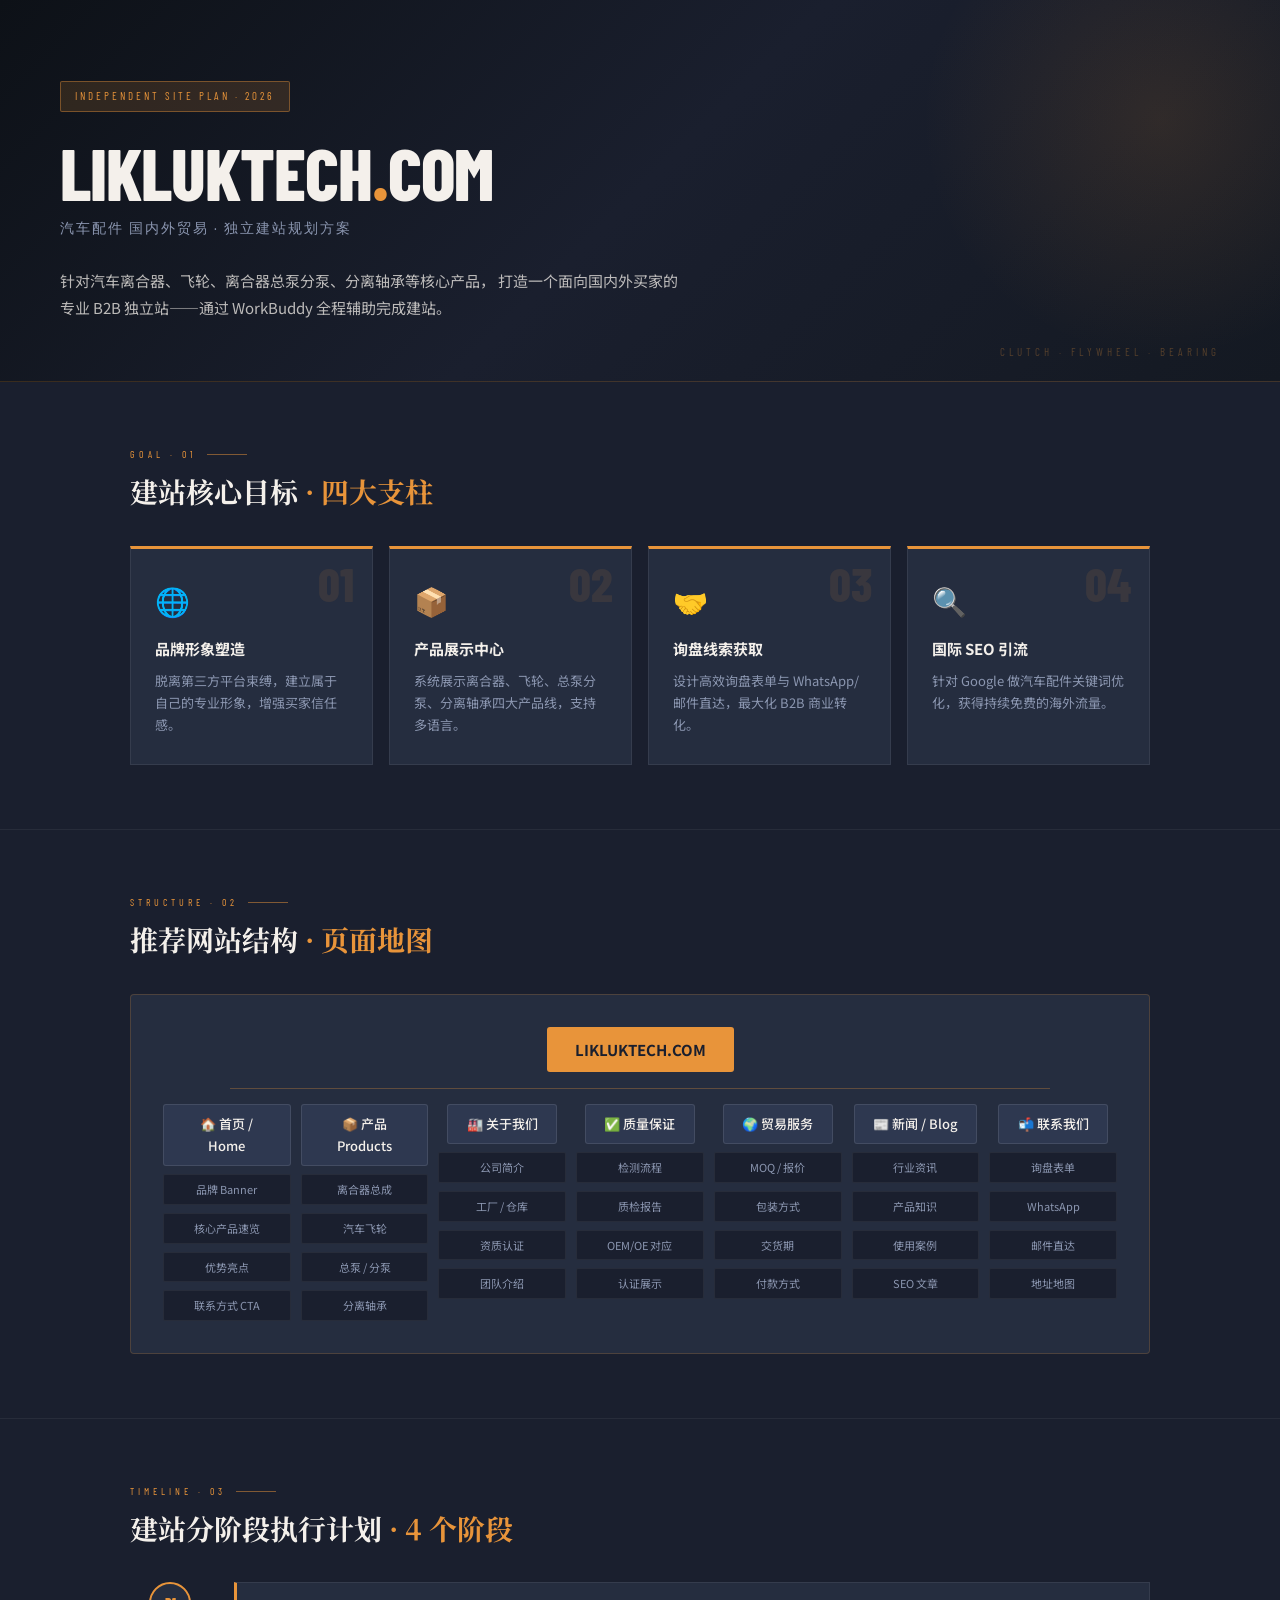
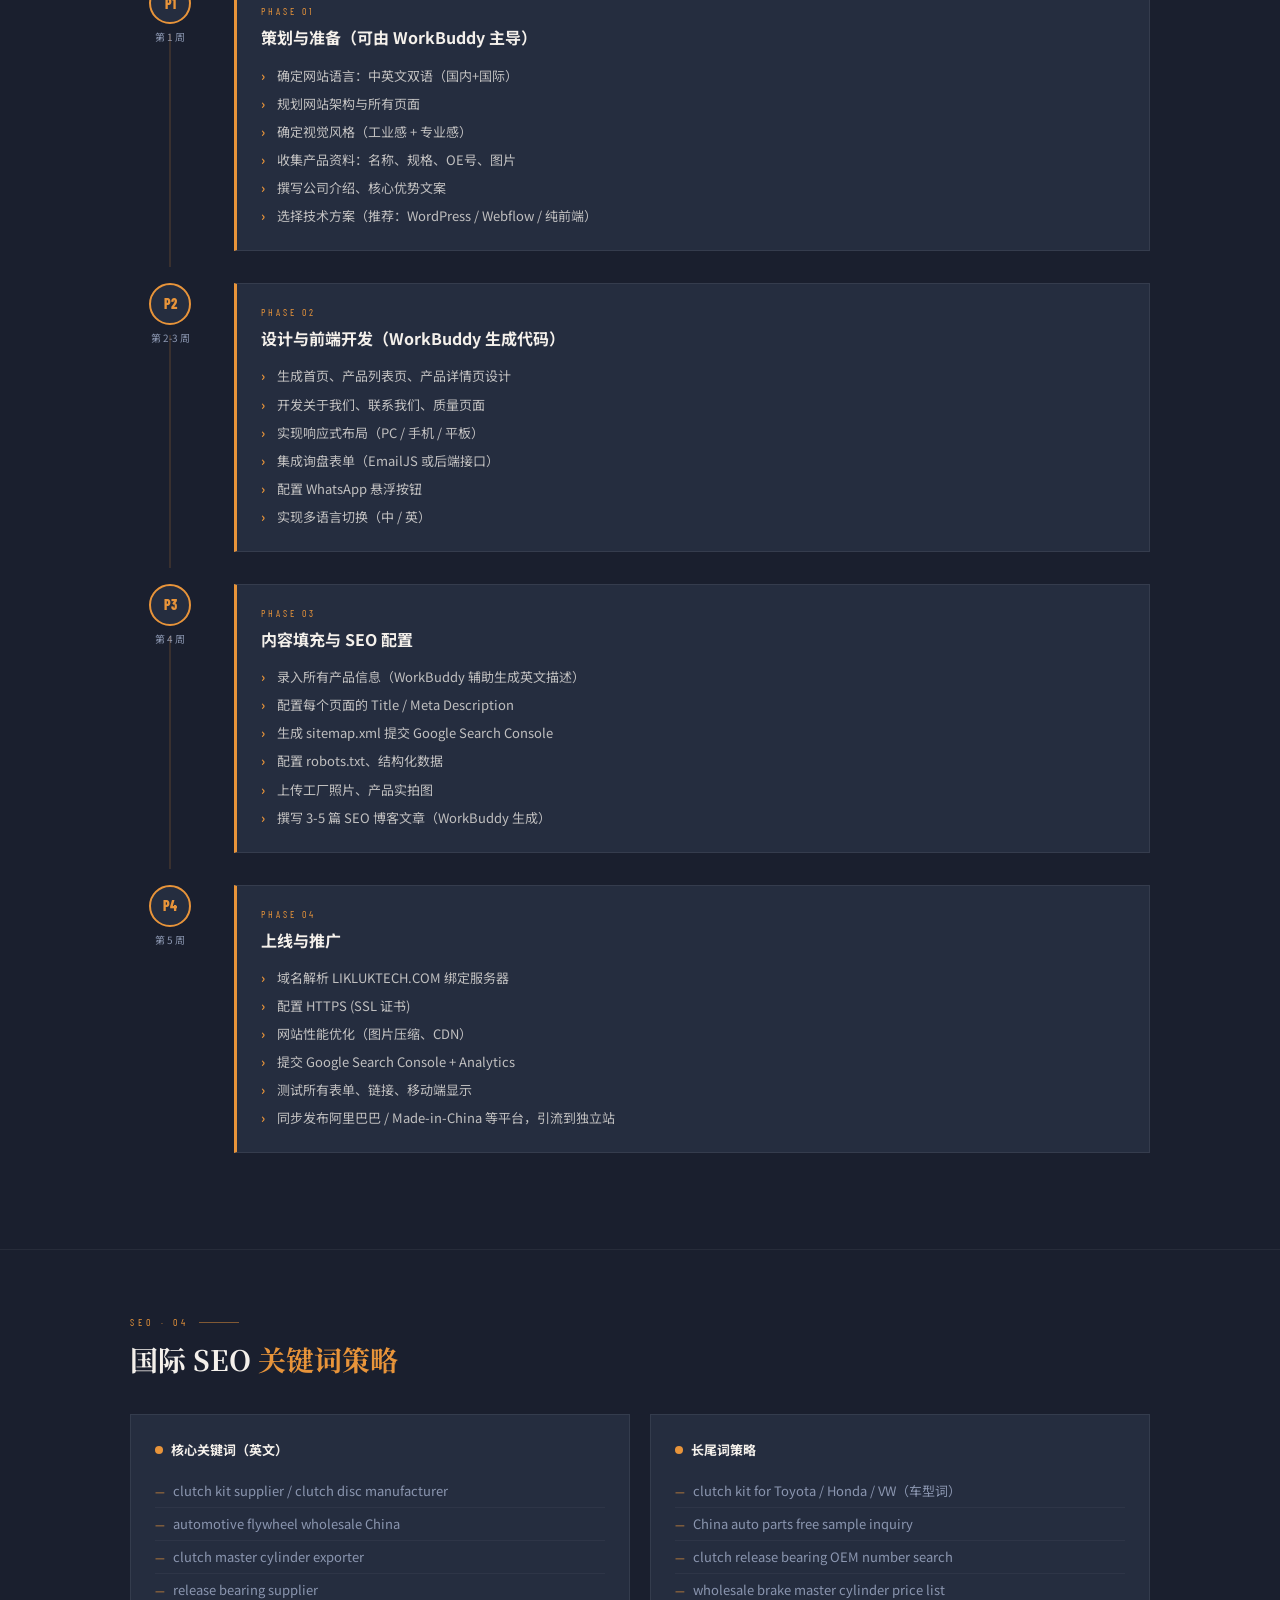
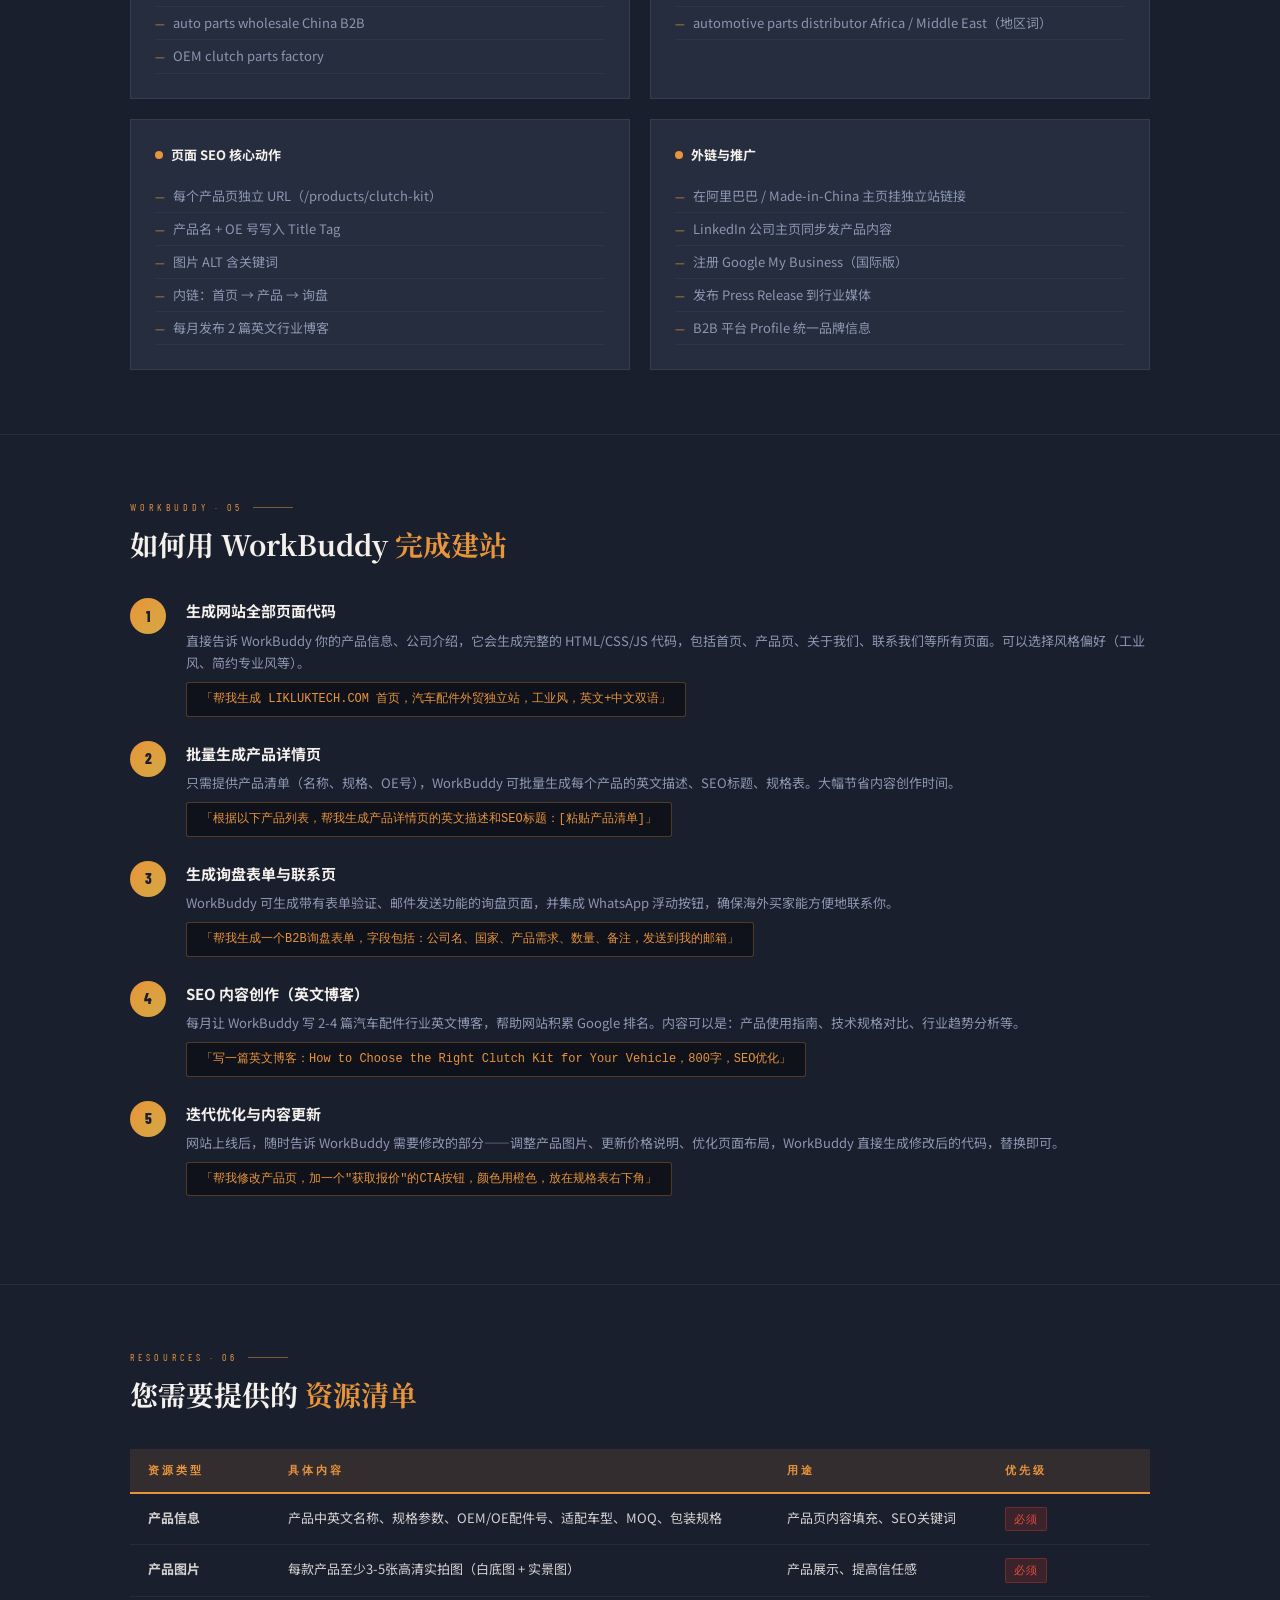
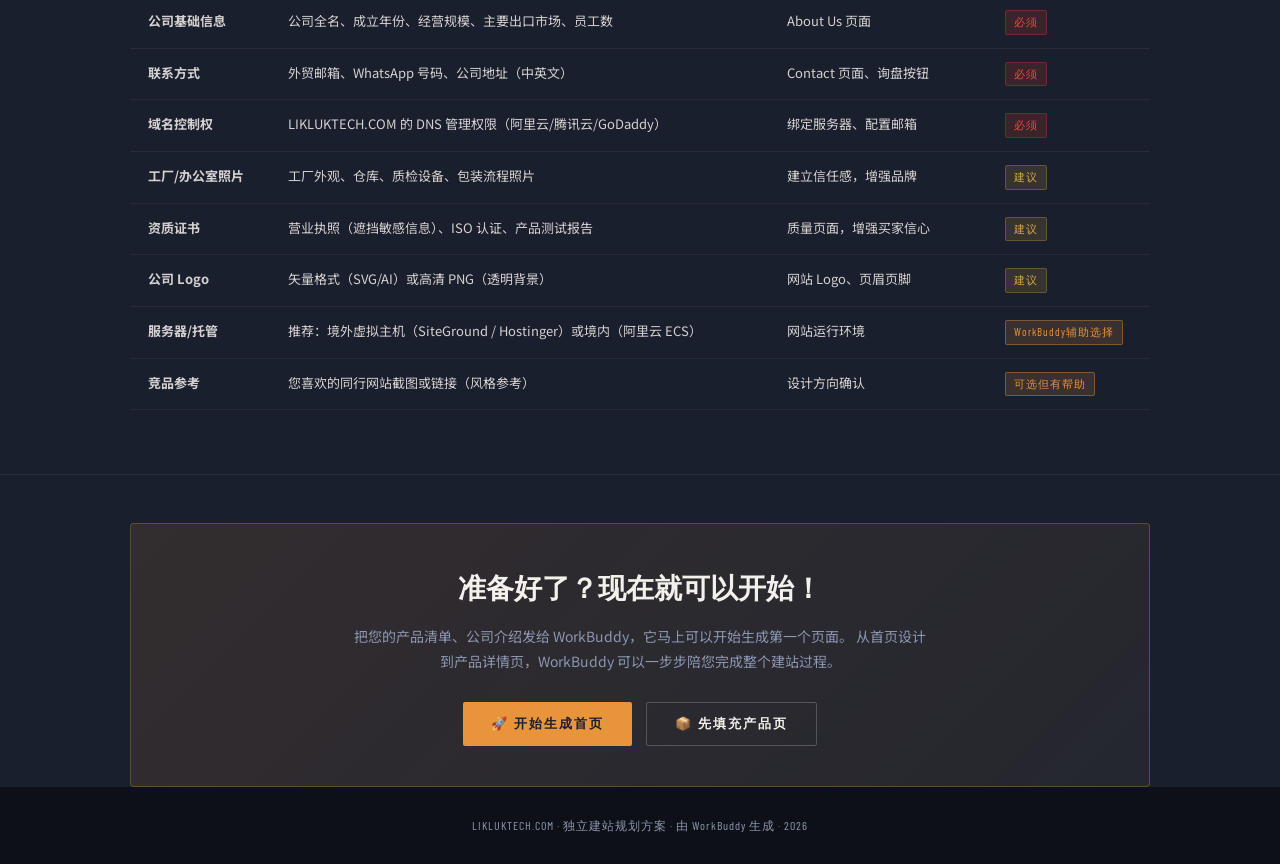
<file: likluktech-site-plan.html>
<!DOCTYPE html>
<html lang="zh-CN">
<head>
<meta charset="UTF-8">
<meta name="viewport" content="width=device-width, initial-scale=1.0">
<title>LIKLUKTECH.COM 独立建站规划方案</title>
<link href="https://fonts.googleapis.com/css2?family=Noto+Serif+SC:wght@400;600;700&family=Noto+Sans+SC:wght@300;400;500;700&family=Barlow+Condensed:wght@400;600;700;800&display=swap" rel="stylesheet">
<style>
  :root {
    --steel: #1a1f2e;
    --steel-mid: #252d3f;
    --steel-light: #2e3850;
    --accent: #e8943a;
    --accent2: #c0392b;
    --gold: #d4a943;
    --white: #f4f0eb;
    --muted: #8b96b0;
    --border: rgba(232,148,58,0.2);
    --font-display: 'Barlow Condensed', sans-serif;
    --font-body: 'Noto Sans SC', sans-serif;
    --font-serif: 'Noto Serif SC', serif;
  }

  * { margin: 0; padding: 0; box-sizing: border-box; }

  body {
    background: var(--steel);
    color: var(--white);
    font-family: var(--font-body);
    line-height: 1.7;
    overflow-x: hidden;
  }

  /* ── Hero ── */
  .hero {
    position: relative;
    padding: 80px 60px 60px;
    background: linear-gradient(135deg, #0d1117 0%, #1a1f2e 50%, #141922 100%);
    border-bottom: 1px solid var(--border);
    overflow: hidden;
  }
  .hero::before {
    content: '';
    position: absolute;
    top: -120px; right: -120px;
    width: 480px; height: 480px;
    border-radius: 50%;
    background: radial-gradient(circle, rgba(232,148,58,0.12) 0%, transparent 70%);
    pointer-events: none;
  }
  .hero::after {
    content: 'CLUTCH · FLYWHEEL · BEARING';
    position: absolute;
    bottom: 20px; right: 60px;
    font-family: var(--font-display);
    font-size: 11px;
    letter-spacing: 4px;
    color: rgba(232,148,58,0.3);
  }
  .hero-badge {
    display: inline-block;
    background: rgba(232,148,58,0.15);
    border: 1px solid rgba(232,148,58,0.4);
    color: var(--accent);
    font-family: var(--font-display);
    font-size: 11px;
    letter-spacing: 3px;
    padding: 5px 14px;
    border-radius: 2px;
    margin-bottom: 24px;
  }
  .hero h1 {
    font-family: var(--font-display);
    font-size: clamp(40px, 6vw, 72px);
    font-weight: 800;
    line-height: 1.0;
    letter-spacing: -1px;
    margin-bottom: 8px;
  }
  .hero h1 span { color: var(--accent); }
  .hero-sub {
    font-size: 14px;
    color: var(--muted);
    font-family: var(--font-display);
    letter-spacing: 2px;
    margin-bottom: 28px;
  }
  .hero-desc {
    max-width: 620px;
    font-size: 15px;
    color: rgba(244,240,235,0.75);
    line-height: 1.8;
  }

  /* ── Layout ── */
  .container { max-width: 1100px; margin: 0 auto; padding: 0 40px; }

  /* ── Section ── */
  section { padding: 64px 0; border-bottom: 1px solid rgba(255,255,255,0.06); }
  section:last-child { border-bottom: none; }

  .section-label {
    font-family: var(--font-display);
    font-size: 10px;
    letter-spacing: 4px;
    color: var(--accent);
    margin-bottom: 10px;
    display: flex;
    align-items: center;
    gap: 10px;
  }
  .section-label::after {
    content: '';
    flex: 1;
    max-width: 40px;
    height: 1px;
    background: var(--accent);
    opacity: 0.5;
  }
  .section-title {
    font-family: var(--font-serif);
    font-size: 28px;
    font-weight: 700;
    margin-bottom: 36px;
    line-height: 1.3;
  }
  .section-title em {
    font-style: normal;
    color: var(--accent);
  }

  /* ── Pillar Cards (建站目标) ── */
  .pillar-grid {
    display: grid;
    grid-template-columns: repeat(auto-fit, minmax(220px, 1fr));
    gap: 16px;
    margin-top: 28px;
  }
  .pillar-card {
    background: var(--steel-mid);
    border: 1px solid rgba(255,255,255,0.07);
    border-top: 3px solid var(--accent);
    padding: 28px 24px;
    position: relative;
    transition: transform .2s, border-color .2s;
  }
  .pillar-card:hover { transform: translateY(-4px); border-top-color: var(--gold); }
  .pillar-num {
    font-family: var(--font-display);
    font-size: 48px;
    font-weight: 800;
    color: rgba(232,148,58,0.1);
    position: absolute;
    top: 10px; right: 18px;
    line-height: 1;
  }
  .pillar-icon { font-size: 28px; margin-bottom: 12px; }
  .pillar-title {
    font-size: 15px;
    font-weight: 700;
    margin-bottom: 8px;
    color: var(--white);
  }
  .pillar-desc { font-size: 13px; color: var(--muted); line-height: 1.7; }

  /* ── Sitemap ── */
  .sitemap-tree {
    background: var(--steel-mid);
    border: 1px solid var(--border);
    border-radius: 4px;
    padding: 32px;
    margin-top: 24px;
  }
  .sitemap-root {
    display: flex;
    justify-content: center;
    margin-bottom: 32px;
  }
  .sm-box {
    background: var(--accent);
    color: var(--steel);
    font-weight: 700;
    font-size: 15px;
    padding: 10px 28px;
    border-radius: 3px;
    text-align: center;
  }
  .sm-box.sub {
    background: var(--steel-light);
    color: var(--white);
    border: 1px solid rgba(255,255,255,0.1);
    font-weight: 500;
    font-size: 13px;
    padding: 8px 18px;
    min-width: 110px;
  }
  .sm-box.sub:hover { border-color: var(--accent); }
  .sitemap-cols {
    display: grid;
    grid-template-columns: repeat(7, 1fr);
    gap: 10px;
    position: relative;
  }
  .sitemap-cols::before {
    content: '';
    position: absolute;
    top: -16px; left: 7%;
    width: 86%;
    height: 1px;
    background: rgba(232,148,58,0.3);
  }
  .sm-col { display: flex; flex-direction: column; align-items: center; gap: 8px; }
  .sm-col-item {
    background: var(--steel);
    border: 1px solid rgba(255,255,255,0.06);
    border-radius: 2px;
    font-size: 11px;
    color: var(--muted);
    padding: 5px 8px;
    text-align: center;
    width: 100%;
  }

  /* ── Timeline ── */
  .timeline { margin-top: 28px; }
  .tl-item {
    display: grid;
    grid-template-columns: 80px 1fr;
    gap: 24px;
    margin-bottom: 32px;
    position: relative;
  }
  .tl-item:not(:last-child)::after {
    content: '';
    position: absolute;
    left: 39px;
    top: 52px;
    bottom: -16px;
    width: 2px;
    background: rgba(232,148,58,0.15);
  }
  .tl-marker {
    display: flex;
    flex-direction: column;
    align-items: center;
    gap: 4px;
  }
  .tl-circle {
    width: 42px; height: 42px;
    border-radius: 50%;
    background: var(--steel-mid);
    border: 2px solid var(--accent);
    display: flex;
    align-items: center;
    justify-content: center;
    font-family: var(--font-display);
    font-weight: 800;
    font-size: 14px;
    color: var(--accent);
    flex-shrink: 0;
  }
  .tl-period {
    font-size: 10px;
    color: var(--muted);
    white-space: nowrap;
  }
  .tl-body {
    background: var(--steel-mid);
    border: 1px solid rgba(255,255,255,0.07);
    border-left: 3px solid var(--accent);
    padding: 20px 24px;
  }
  .tl-phase {
    font-family: var(--font-display);
    font-size: 10px;
    letter-spacing: 3px;
    color: var(--accent);
    margin-bottom: 4px;
  }
  .tl-title { font-size: 16px; font-weight: 700; margin-bottom: 10px; }
  .tl-tasks { list-style: none; }
  .tl-tasks li {
    font-size: 13px;
    color: rgba(244,240,235,0.75);
    padding: 3px 0;
    padding-left: 16px;
    position: relative;
  }
  .tl-tasks li::before {
    content: '›';
    position: absolute;
    left: 0;
    color: var(--accent);
    font-weight: 700;
  }

  /* ── Resources Table ── */
  .resource-table { width: 100%; border-collapse: collapse; margin-top: 24px; }
  .resource-table th {
    background: rgba(232,148,58,0.12);
    border-bottom: 2px solid var(--accent);
    padding: 12px 18px;
    text-align: left;
    font-family: var(--font-display);
    font-size: 11px;
    letter-spacing: 3px;
    color: var(--accent);
    font-weight: 600;
  }
  .resource-table td {
    padding: 13px 18px;
    font-size: 13px;
    border-bottom: 1px solid rgba(255,255,255,0.05);
    vertical-align: top;
    color: rgba(244,240,235,0.85);
  }
  .resource-table tr:hover td { background: rgba(232,148,58,0.04); }
  .tag {
    display: inline-block;
    padding: 2px 8px;
    border-radius: 2px;
    font-size: 11px;
    font-family: var(--font-display);
    letter-spacing: 1px;
  }
  .tag.must { background: rgba(192,57,43,0.2); color: #e74c3c; border: 1px solid rgba(192,57,43,0.4); }
  .tag.opt  { background: rgba(212,169,67,0.15); color: var(--gold); border: 1px solid rgba(212,169,67,0.3); }
  .tag.wb   { background: rgba(232,148,58,0.15); color: var(--accent); border: 1px solid rgba(232,148,58,0.4); }

  /* ── SEO Strategy ── */
  .seo-grid { display: grid; grid-template-columns: 1fr 1fr; gap: 20px; margin-top: 24px; }
  .seo-card {
    background: var(--steel-mid);
    border: 1px solid rgba(255,255,255,0.07);
    padding: 24px;
  }
  .seo-card-title {
    font-size: 13px;
    font-weight: 700;
    margin-bottom: 14px;
    color: var(--white);
    display: flex;
    align-items: center;
    gap: 8px;
  }
  .seo-card-title .dot { width:8px; height:8px; border-radius:50%; background:var(--accent); flex-shrink:0; }
  .seo-list { list-style: none; }
  .seo-list li {
    font-size: 13px;
    color: var(--muted);
    padding: 5px 0;
    border-bottom: 1px solid rgba(255,255,255,0.04);
    display: flex;
    align-items: flex-start;
    gap: 8px;
  }
  .seo-list li::before { content: '—'; color: var(--accent); flex-shrink: 0; font-size: 11px; margin-top: 2px; }

  /* ── WorkBuddy Process ── */
  .wb-steps { margin-top: 28px; }
  .wb-step {
    display: flex;
    gap: 20px;
    margin-bottom: 24px;
    align-items: flex-start;
  }
  .wb-num {
    width: 36px; height: 36px;
    border-radius: 50%;
    background: linear-gradient(135deg, var(--accent), var(--gold));
    display: flex;
    align-items: center;
    justify-content: center;
    font-family: var(--font-display);
    font-weight: 800;
    font-size: 15px;
    color: var(--steel);
    flex-shrink: 0;
  }
  .wb-content { flex: 1; }
  .wb-title { font-size: 15px; font-weight: 700; margin-bottom: 6px; }
  .wb-desc { font-size: 13px; color: var(--muted); line-height: 1.7; }
  .wb-cmd {
    display: inline-block;
    margin-top: 8px;
    background: rgba(0,0,0,0.4);
    border: 1px solid rgba(232,148,58,0.3);
    padding: 6px 14px;
    border-radius: 3px;
    font-family: 'Courier New', monospace;
    font-size: 12px;
    color: var(--accent);
  }

  /* ── CTA Summary ── */
  .cta-box {
    background: linear-gradient(135deg, rgba(232,148,58,0.12) 0%, rgba(212,169,67,0.06) 100%);
    border: 1px solid rgba(232,148,58,0.3);
    border-radius: 4px;
    padding: 40px;
    text-align: center;
    margin-top: 48px;
  }
  .cta-box h2 { font-family: var(--font-display); font-size: 28px; margin-bottom: 12px; }
  .cta-box p { color: var(--muted); font-size: 14px; max-width: 580px; margin: 0 auto 28px; line-height: 1.8; }
  .cta-btns { display: flex; gap: 14px; justify-content: center; flex-wrap: wrap; }
  .btn-primary {
    background: var(--accent);
    color: var(--steel);
    font-family: var(--font-display);
    font-weight: 700;
    font-size: 13px;
    letter-spacing: 2px;
    padding: 12px 28px;
    border: none;
    border-radius: 2px;
    cursor: pointer;
    transition: background .2s;
  }
  .btn-primary:hover { background: var(--gold); }
  .btn-secondary {
    background: transparent;
    color: var(--white);
    font-family: var(--font-display);
    font-weight: 600;
    font-size: 13px;
    letter-spacing: 2px;
    padding: 12px 28px;
    border: 1px solid rgba(255,255,255,0.2);
    border-radius: 2px;
    cursor: pointer;
    transition: border-color .2s;
  }
  .btn-secondary:hover { border-color: var(--accent); color: var(--accent); }

  /* ── Footer ── */
  .footer {
    background: #0d1117;
    padding: 28px 40px;
    text-align: center;
    font-size: 12px;
    color: var(--muted);
    letter-spacing: 1px;
    font-family: var(--font-display);
  }

  /* ── Animations ── */
  @keyframes fadeInUp {
    from { opacity: 0; transform: translateY(24px); }
    to   { opacity: 1; transform: translateY(0); }
  }
  .hero > * { animation: fadeInUp .6s ease both; }
  .hero > *:nth-child(2) { animation-delay: .1s; }
  .hero > *:nth-child(3) { animation-delay: .2s; }
  .hero > *:nth-child(4) { animation-delay: .3s; }

  @media (max-width: 768px) {
    .hero { padding: 48px 24px 40px; }
    .container { padding: 0 20px; }
    section { padding: 44px 0; }
    .sitemap-cols { grid-template-columns: repeat(4, 1fr); }
    .seo-grid { grid-template-columns: 1fr; }
    .tl-item { grid-template-columns: 60px 1fr; }
  }
</style>
</head>
<body>

<!-- ══════════ Hero ══════════ -->
<div class="hero">
  <div class="hero-badge">INDEPENDENT SITE PLAN · 2026</div>
  <h1>LIKLUKTECH<span>.</span>COM</h1>
  <div class="hero-sub">汽车配件 国内外贸易 · 独立建站规划方案</div>
  <div class="hero-desc">
    针对汽车离合器、飞轮、离合器总泵分泵、分离轴承等核心产品，
    打造一个面向国内外买家的专业 B2B 独立站——通过 WorkBuddy 全程辅助完成建站。
  </div>
</div>

<!-- ══════════ 建站目标 ══════════ -->
<section>
<div class="container">
  <div class="section-label">GOAL · 01</div>
  <div class="section-title">建站核心目标 <em>· 四大支柱</em></div>

  <div class="pillar-grid">
    <div class="pillar-card">
      <div class="pillar-num">01</div>
      <div class="pillar-icon">🌐</div>
      <div class="pillar-title">品牌形象塑造</div>
      <div class="pillar-desc">脱离第三方平台束缚，建立属于自己的专业形象，增强买家信任感。</div>
    </div>
    <div class="pillar-card">
      <div class="pillar-num">02</div>
      <div class="pillar-icon">📦</div>
      <div class="pillar-title">产品展示中心</div>
      <div class="pillar-desc">系统展示离合器、飞轮、总泵分泵、分离轴承四大产品线，支持多语言。</div>
    </div>
    <div class="pillar-card">
      <div class="pillar-num">03</div>
      <div class="pillar-icon">🤝</div>
      <div class="pillar-title">询盘线索获取</div>
      <div class="pillar-desc">设计高效询盘表单与 WhatsApp/邮件直达，最大化 B2B 商业转化。</div>
    </div>
    <div class="pillar-card">
      <div class="pillar-num">04</div>
      <div class="pillar-icon">🔍</div>
      <div class="pillar-title">国际 SEO 引流</div>
      <div class="pillar-desc">针对 Google 做汽车配件关键词优化，获得持续免费的海外流量。</div>
    </div>
  </div>
</div>
</section>

<!-- ══════════ 网站结构 ══════════ -->
<section>
<div class="container">
  <div class="section-label">STRUCTURE · 02</div>
  <div class="section-title">推荐网站结构 <em>· 页面地图</em></div>

  <div class="sitemap-tree">
    <div class="sitemap-root">
      <div class="sm-box">LIKLUKTECH.COM</div>
    </div>
    <div class="sitemap-cols">
      <div class="sm-col">
        <div class="sm-box sub">🏠 首页 / Home</div>
        <div class="sm-col-item">品牌 Banner</div>
        <div class="sm-col-item">核心产品速览</div>
        <div class="sm-col-item">优势亮点</div>
        <div class="sm-col-item">联系方式 CTA</div>
      </div>
      <div class="sm-col">
        <div class="sm-box sub">📦 产品 Products</div>
        <div class="sm-col-item">离合器总成</div>
        <div class="sm-col-item">汽车飞轮</div>
        <div class="sm-col-item">总泵 / 分泵</div>
        <div class="sm-col-item">分离轴承</div>
      </div>
      <div class="sm-col">
        <div class="sm-box sub">🏭 关于我们</div>
        <div class="sm-col-item">公司简介</div>
        <div class="sm-col-item">工厂 / 仓库</div>
        <div class="sm-col-item">资质认证</div>
        <div class="sm-col-item">团队介绍</div>
      </div>
      <div class="sm-col">
        <div class="sm-box sub">✅ 质量保证</div>
        <div class="sm-col-item">检测流程</div>
        <div class="sm-col-item">质检报告</div>
        <div class="sm-col-item">OEM/OE 对应</div>
        <div class="sm-col-item">认证展示</div>
      </div>
      <div class="sm-col">
        <div class="sm-box sub">🌍 贸易服务</div>
        <div class="sm-col-item">MOQ / 报价</div>
        <div class="sm-col-item">包装方式</div>
        <div class="sm-col-item">交货期</div>
        <div class="sm-col-item">付款方式</div>
      </div>
      <div class="sm-col">
        <div class="sm-box sub">📰 新闻 / Blog</div>
        <div class="sm-col-item">行业资讯</div>
        <div class="sm-col-item">产品知识</div>
        <div class="sm-col-item">使用案例</div>
        <div class="sm-col-item">SEO 文章</div>
      </div>
      <div class="sm-col">
        <div class="sm-box sub">📬 联系我们</div>
        <div class="sm-col-item">询盘表单</div>
        <div class="sm-col-item">WhatsApp</div>
        <div class="sm-col-item">邮件直达</div>
        <div class="sm-col-item">地址地图</div>
      </div>
    </div>
  </div>
</div>
</section>

<!-- ══════════ 建设时间线 ══════════ -->
<section>
<div class="container">
  <div class="section-label">TIMELINE · 03</div>
  <div class="section-title">建站分阶段执行计划 <em>· 4 个阶段</em></div>

  <div class="timeline">
    <div class="tl-item">
      <div class="tl-marker">
        <div class="tl-circle">P1</div>
        <div class="tl-period">第 1 周</div>
      </div>
      <div class="tl-body">
        <div class="tl-phase">PHASE 01</div>
        <div class="tl-title">策划与准备（可由 WorkBuddy 主导）</div>
        <ul class="tl-tasks">
          <li>确定网站语言：中英文双语（国内+国际）</li>
          <li>规划网站架构与所有页面</li>
          <li>确定视觉风格（工业感 + 专业感）</li>
          <li>收集产品资料：名称、规格、OE号、图片</li>
          <li>撰写公司介绍、核心优势文案</li>
          <li>选择技术方案（推荐：WordPress / Webflow / 纯前端）</li>
        </ul>
      </div>
    </div>

    <div class="tl-item">
      <div class="tl-marker">
        <div class="tl-circle">P2</div>
        <div class="tl-period">第 2-3 周</div>
      </div>
      <div class="tl-body">
        <div class="tl-phase">PHASE 02</div>
        <div class="tl-title">设计与前端开发（WorkBuddy 生成代码）</div>
        <ul class="tl-tasks">
          <li>生成首页、产品列表页、产品详情页设计</li>
          <li>开发关于我们、联系我们、质量页面</li>
          <li>实现响应式布局（PC / 手机 / 平板）</li>
          <li>集成询盘表单（EmailJS 或后端接口）</li>
          <li>配置 WhatsApp 悬浮按钮</li>
          <li>实现多语言切换（中 / 英）</li>
        </ul>
      </div>
    </div>

    <div class="tl-item">
      <div class="tl-marker">
        <div class="tl-circle">P3</div>
        <div class="tl-period">第 4 周</div>
      </div>
      <div class="tl-body">
        <div class="tl-phase">PHASE 03</div>
        <div class="tl-title">内容填充与 SEO 配置</div>
        <ul class="tl-tasks">
          <li>录入所有产品信息（WorkBuddy 辅助生成英文描述）</li>
          <li>配置每个页面的 Title / Meta Description</li>
          <li>生成 sitemap.xml 提交 Google Search Console</li>
          <li>配置 robots.txt、结构化数据</li>
          <li>上传工厂照片、产品实拍图</li>
          <li>撰写 3-5 篇 SEO 博客文章（WorkBuddy 生成）</li>
        </ul>
      </div>
    </div>

    <div class="tl-item">
      <div class="tl-marker">
        <div class="tl-circle">P4</div>
        <div class="tl-period">第 5 周</div>
      </div>
      <div class="tl-body">
        <div class="tl-phase">PHASE 04</div>
        <div class="tl-title">上线与推广</div>
        <ul class="tl-tasks">
          <li>域名解析 LIKLUKTECH.COM 绑定服务器</li>
          <li>配置 HTTPS (SSL 证书)</li>
          <li>网站性能优化（图片压缩、CDN）</li>
          <li>提交 Google Search Console + Analytics</li>
          <li>测试所有表单、链接、移动端显示</li>
          <li>同步发布阿里巴巴 / Made-in-China 等平台，引流到独立站</li>
        </ul>
      </div>
    </div>
  </div>
</div>
</section>

<!-- ══════════ SEO 策略 ══════════ -->
<section>
<div class="container">
  <div class="section-label">SEO · 04</div>
  <div class="section-title">国际 SEO <em>关键词策略</em></div>

  <div class="seo-grid">
    <div class="seo-card">
      <div class="seo-card-title"><span class="dot"></span>核心关键词（英文）</div>
      <ul class="seo-list">
        <li>clutch kit supplier / clutch disc manufacturer</li>
        <li>automotive flywheel wholesale China</li>
        <li>clutch master cylinder exporter</li>
        <li>release bearing supplier</li>
        <li>auto parts wholesale China B2B</li>
        <li>OEM clutch parts factory</li>
      </ul>
    </div>
    <div class="seo-card">
      <div class="seo-card-title"><span class="dot"></span>长尾词策略</div>
      <ul class="seo-list">
        <li>clutch kit for Toyota / Honda / VW（车型词）</li>
        <li>China auto parts free sample inquiry</li>
        <li>clutch release bearing OEM number search</li>
        <li>wholesale brake master cylinder price list</li>
        <li>automotive parts distributor Africa / Middle East（地区词）</li>
      </ul>
    </div>
    <div class="seo-card">
      <div class="seo-card-title"><span class="dot"></span>页面 SEO 核心动作</div>
      <ul class="seo-list">
        <li>每个产品页独立 URL（/products/clutch-kit）</li>
        <li>产品名 + OE 号写入 Title Tag</li>
        <li>图片 ALT 含关键词</li>
        <li>内链：首页 → 产品 → 询盘</li>
        <li>每月发布 2 篇英文行业博客</li>
      </ul>
    </div>
    <div class="seo-card">
      <div class="seo-card-title"><span class="dot"></span>外链与推广</div>
      <ul class="seo-list">
        <li>在阿里巴巴 / Made-in-China 主页挂独立站链接</li>
        <li>LinkedIn 公司主页同步发产品内容</li>
        <li>注册 Google My Business（国际版）</li>
        <li>发布 Press Release 到行业媒体</li>
        <li>B2B 平台 Profile 统一品牌信息</li>
      </ul>
    </div>
  </div>
</div>
</section>

<!-- ══════════ WorkBuddy 操作流程 ══════════ -->
<section>
<div class="container">
  <div class="section-label">WORKBUDDY · 05</div>
  <div class="section-title">如何用 WorkBuddy <em>完成建站</em></div>

  <div class="wb-steps">
    <div class="wb-step">
      <div class="wb-num">1</div>
      <div class="wb-content">
        <div class="wb-title">生成网站全部页面代码</div>
        <div class="wb-desc">直接告诉 WorkBuddy 你的产品信息、公司介绍，它会生成完整的 HTML/CSS/JS 代码，包括首页、产品页、关于我们、联系我们等所有页面。可以选择风格偏好（工业风、简约专业风等）。</div>
        <div class="wb-cmd">「帮我生成 LIKLUKTECH.COM 首页，汽车配件外贸独立站，工业风，英文+中文双语」</div>
      </div>
    </div>
    <div class="wb-step">
      <div class="wb-num">2</div>
      <div class="wb-content">
        <div class="wb-title">批量生成产品详情页</div>
        <div class="wb-desc">只需提供产品清单（名称、规格、OE号），WorkBuddy 可批量生成每个产品的英文描述、SEO标题、规格表。大幅节省内容创作时间。</div>
        <div class="wb-cmd">「根据以下产品列表，帮我生成产品详情页的英文描述和SEO标题：[粘贴产品清单]」</div>
      </div>
    </div>
    <div class="wb-step">
      <div class="wb-num">3</div>
      <div class="wb-content">
        <div class="wb-title">生成询盘表单与联系页</div>
        <div class="wb-desc">WorkBuddy 可生成带有表单验证、邮件发送功能的询盘页面，并集成 WhatsApp 浮动按钮，确保海外买家能方便地联系你。</div>
        <div class="wb-cmd">「帮我生成一个B2B询盘表单，字段包括：公司名、国家、产品需求、数量、备注，发送到我的邮箱」</div>
      </div>
    </div>
    <div class="wb-step">
      <div class="wb-num">4</div>
      <div class="wb-content">
        <div class="wb-title">SEO 内容创作（英文博客）</div>
        <div class="wb-desc">每月让 WorkBuddy 写 2-4 篇汽车配件行业英文博客，帮助网站积累 Google 排名。内容可以是：产品使用指南、技术规格对比、行业趋势分析等。</div>
        <div class="wb-cmd">「写一篇英文博客：How to Choose the Right Clutch Kit for Your Vehicle，800字，SEO优化」</div>
      </div>
    </div>
    <div class="wb-step">
      <div class="wb-num">5</div>
      <div class="wb-content">
        <div class="wb-title">迭代优化与内容更新</div>
        <div class="wb-desc">网站上线后，随时告诉 WorkBuddy 需要修改的部分——调整产品图片、更新价格说明、优化页面布局，WorkBuddy 直接生成修改后的代码，替换即可。</div>
        <div class="wb-cmd">「帮我修改产品页，加一个"获取报价"的CTA按钮，颜色用橙色，放在规格表右下角」</div>
      </div>
    </div>
  </div>
</div>
</section>

<!-- ══════════ 需要提供的资源 ══════════ -->
<section>
<div class="container">
  <div class="section-label">RESOURCES · 06</div>
  <div class="section-title">您需要提供的 <em>资源清单</em></div>

  <table class="resource-table">
    <thead>
      <tr>
        <th>资源类型</th>
        <th>具体内容</th>
        <th>用途</th>
        <th>优先级</th>
      </tr>
    </thead>
    <tbody>
      <tr>
        <td><strong>产品信息</strong></td>
        <td>产品中英文名称、规格参数、OEM/OE配件号、适配车型、MOQ、包装规格</td>
        <td>产品页内容填充、SEO关键词</td>
        <td><span class="tag must">必须</span></td>
      </tr>
      <tr>
        <td><strong>产品图片</strong></td>
        <td>每款产品至少3-5张高清实拍图（白底图 + 实景图）</td>
        <td>产品展示、提高信任感</td>
        <td><span class="tag must">必须</span></td>
      </tr>
      <tr>
        <td><strong>公司基础信息</strong></td>
        <td>公司全名、成立年份、经营规模、主要出口市场、员工数</td>
        <td>About Us 页面</td>
        <td><span class="tag must">必须</span></td>
      </tr>
      <tr>
        <td><strong>联系方式</strong></td>
        <td>外贸邮箱、WhatsApp 号码、公司地址（中英文）</td>
        <td>Contact 页面、询盘按钮</td>
        <td><span class="tag must">必须</span></td>
      </tr>
      <tr>
        <td><strong>域名控制权</strong></td>
        <td>LIKLUKTECH.COM 的 DNS 管理权限（阿里云/腾讯云/GoDaddy）</td>
        <td>绑定服务器、配置邮箱</td>
        <td><span class="tag must">必须</span></td>
      </tr>
      <tr>
        <td><strong>工厂/办公室照片</strong></td>
        <td>工厂外观、仓库、质检设备、包装流程照片</td>
        <td>建立信任感，增强品牌</td>
        <td><span class="tag opt">建议</span></td>
      </tr>
      <tr>
        <td><strong>资质证书</strong></td>
        <td>营业执照（遮挡敏感信息）、ISO 认证、产品测试报告</td>
        <td>质量页面，增强买家信心</td>
        <td><span class="tag opt">建议</span></td>
      </tr>
      <tr>
        <td><strong>公司 Logo</strong></td>
        <td>矢量格式（SVG/AI）或高清 PNG（透明背景）</td>
        <td>网站 Logo、页眉页脚</td>
        <td><span class="tag opt">建议</span></td>
      </tr>
      <tr>
        <td><strong>服务器/托管</strong></td>
        <td>推荐：境外虚拟主机（SiteGround / Hostinger）或境内（阿里云 ECS）</td>
        <td>网站运行环境</td>
        <td><span class="tag wb">WorkBuddy辅助选择</span></td>
      </tr>
      <tr>
        <td><strong>竞品参考</strong></td>
        <td>您喜欢的同行网站截图或链接（风格参考）</td>
        <td>设计方向确认</td>
        <td><span class="tag wb">可选但有帮助</span></td>
      </tr>
    </tbody>
  </table>
</div>
</section>

<!-- ══════════ CTA ══════════ -->
<div class="container">
<div class="cta-box">
  <h2>准备好了？现在就可以开始！</h2>
  <p>
    把您的产品清单、公司介绍发给 WorkBuddy，它马上可以开始生成第一个页面。
    从首页设计到产品详情页，WorkBuddy 可以一步步陪您完成整个建站过程。
  </p>
  <div class="cta-btns">
    <button class="btn-primary" onclick="alert('请将产品信息发送给WorkBuddy，开始生成网站！')">🚀 开始生成首页</button>
    <button class="btn-secondary" onclick="alert('可以先发送产品列表，WorkBuddy会帮您逐步完成。')">📦 先填充产品页</button>
  </div>
</div>
</div>

<!-- ══════════ Footer ══════════ -->
<div class="footer">
  LIKLUKTECH.COM · 独立建站规划方案 · 由 WorkBuddy 生成 · 2026
</div>

</body>
</html>
</file>
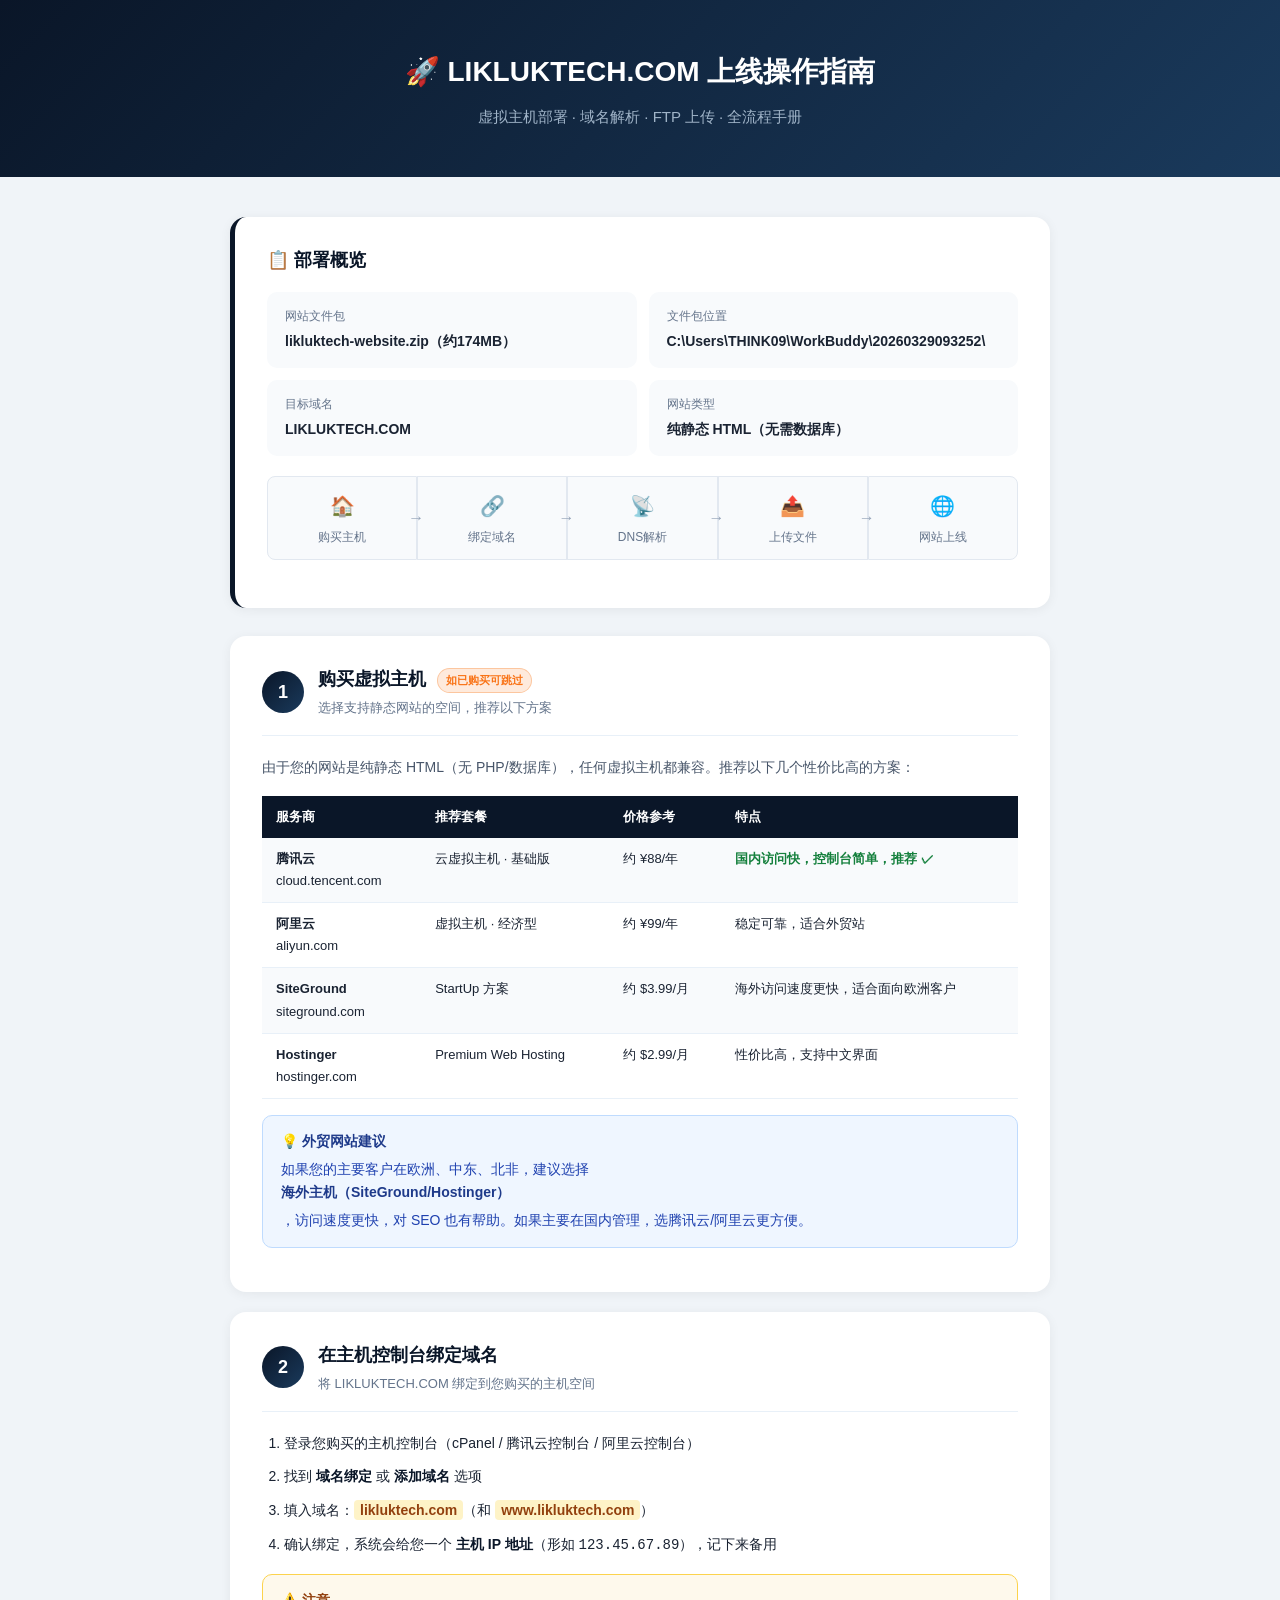
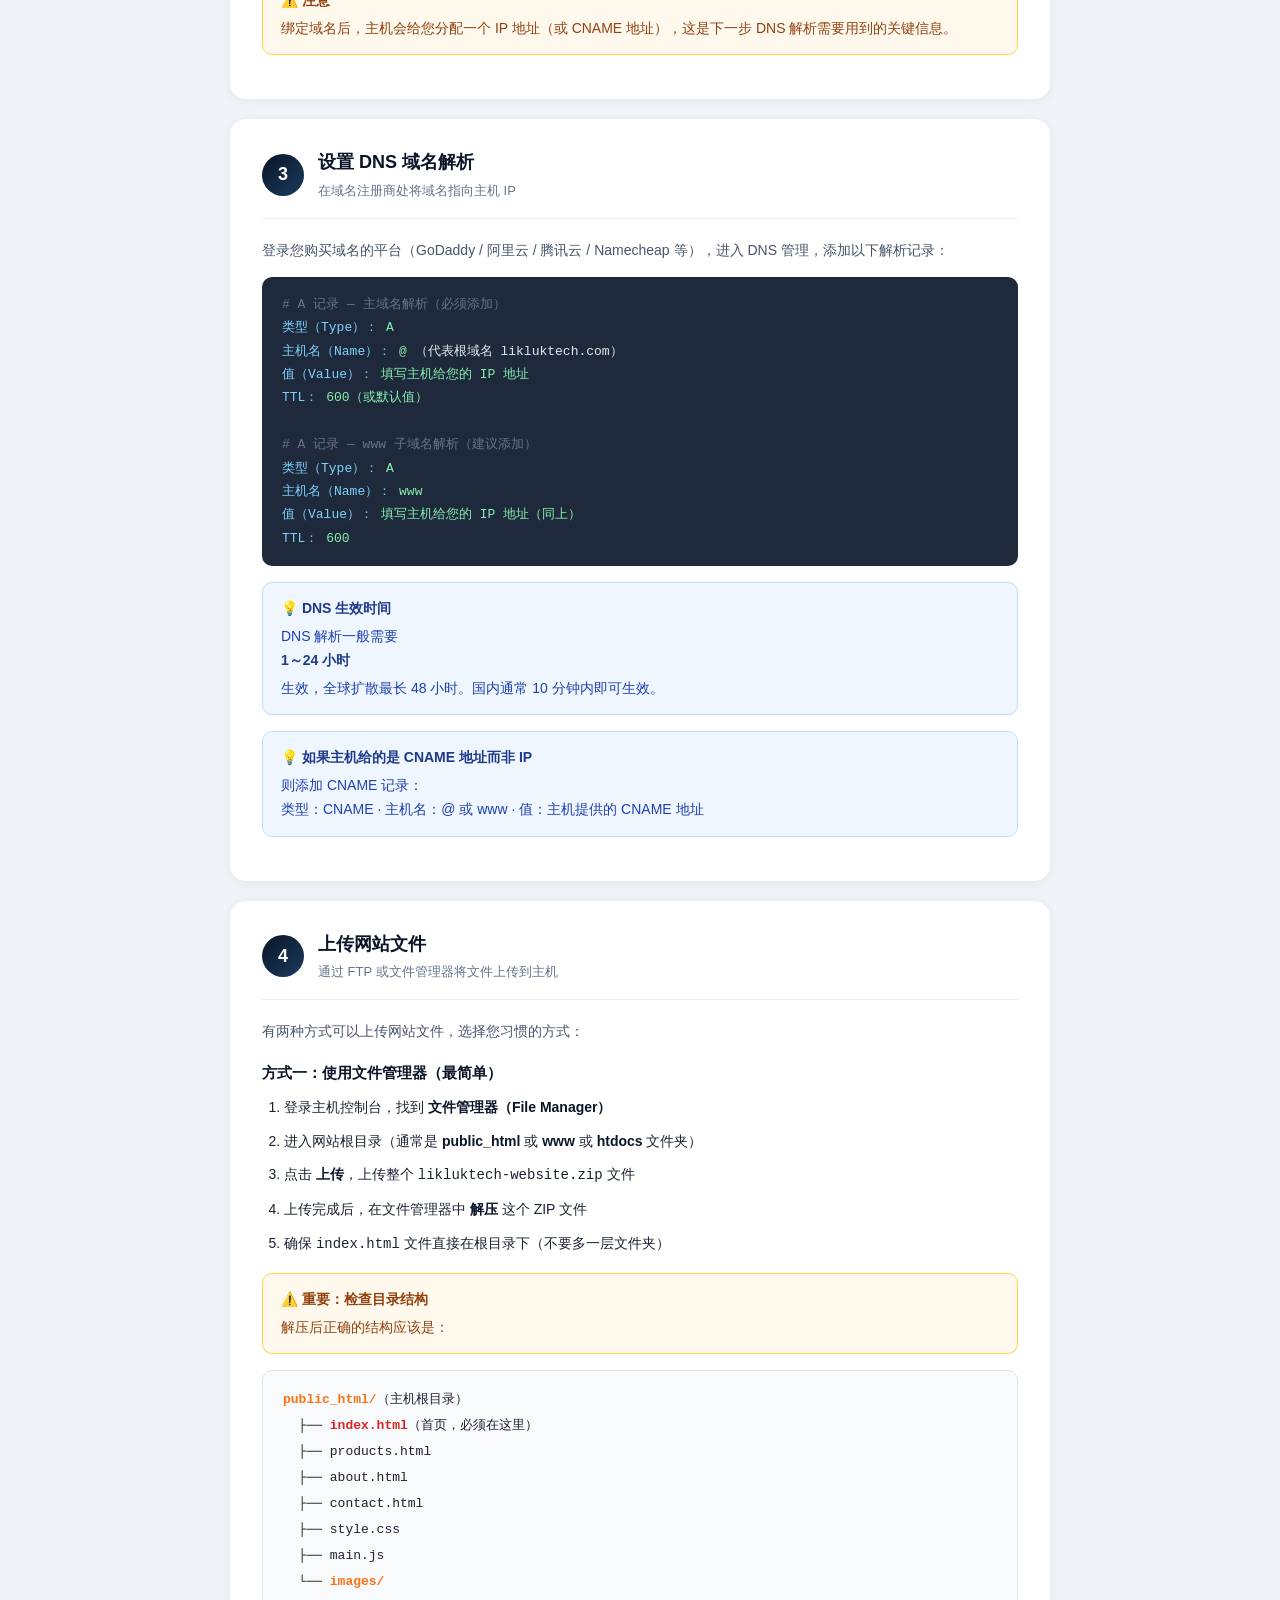
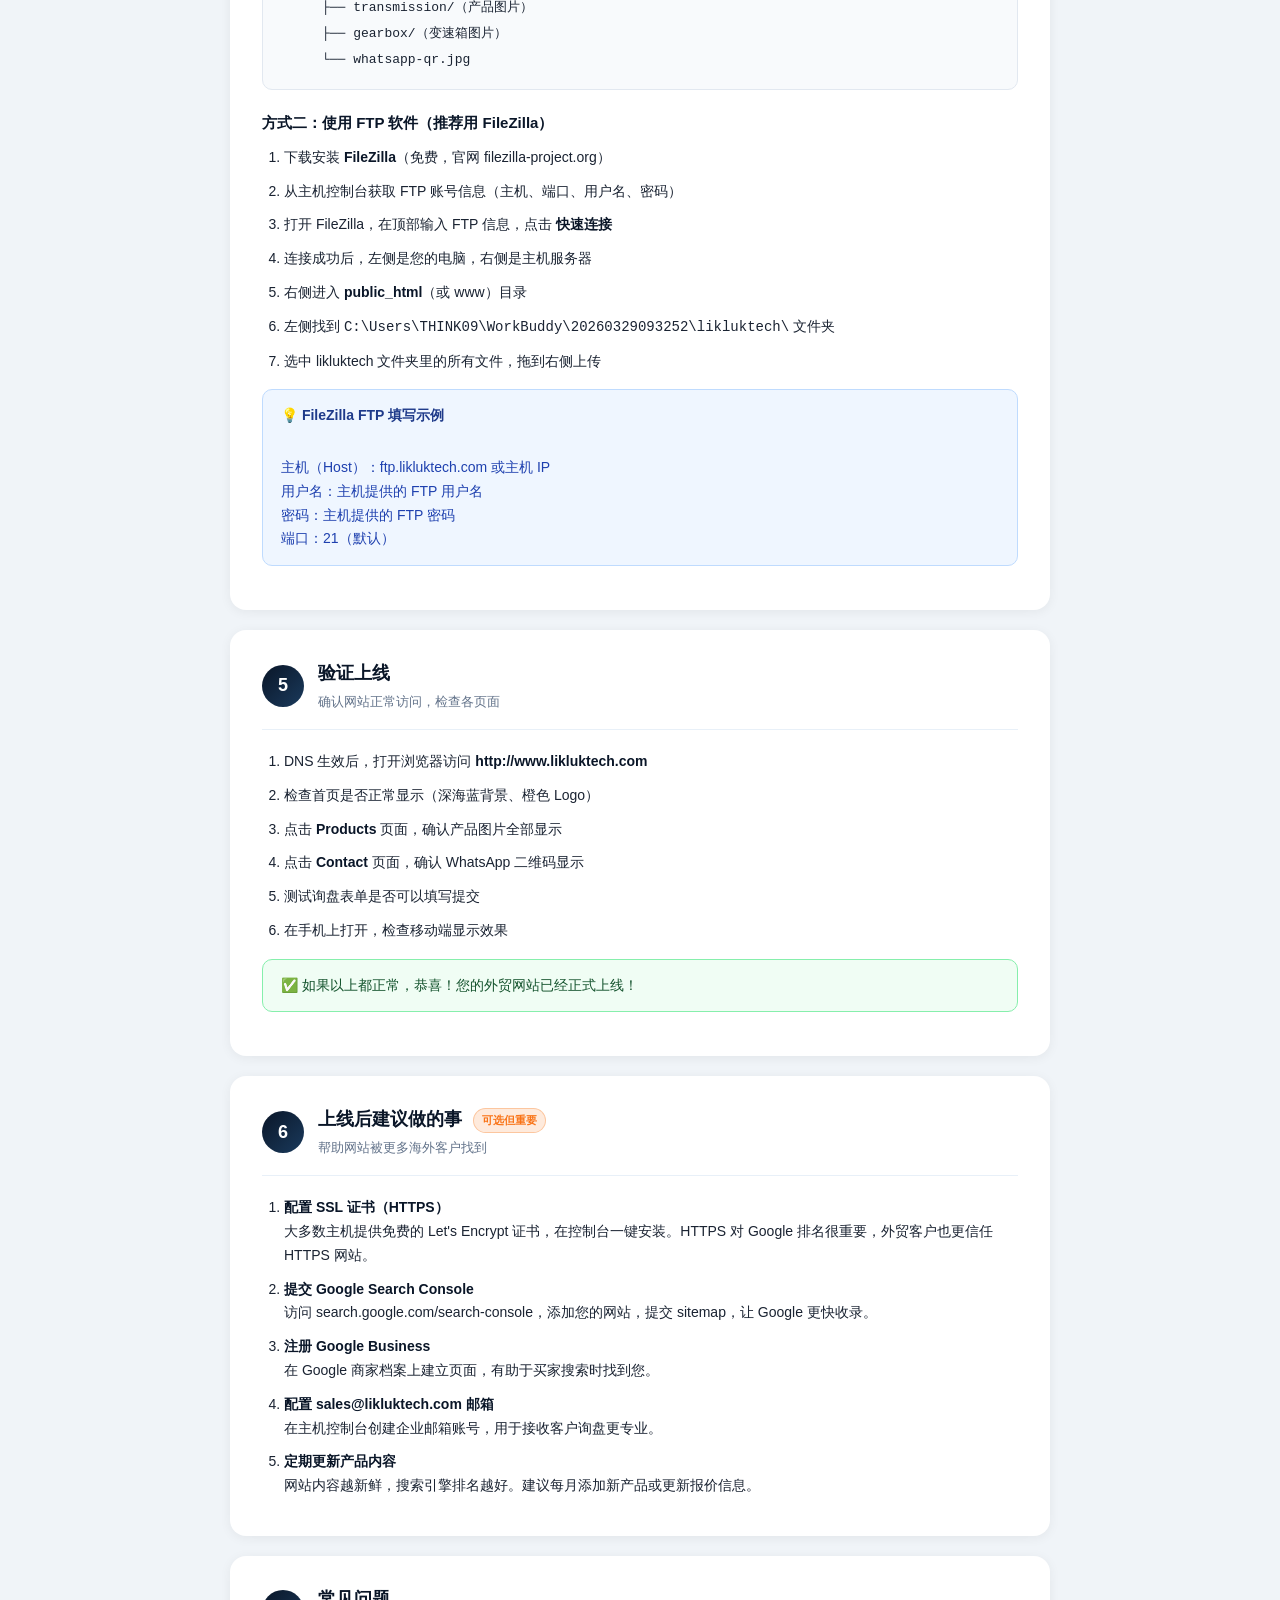
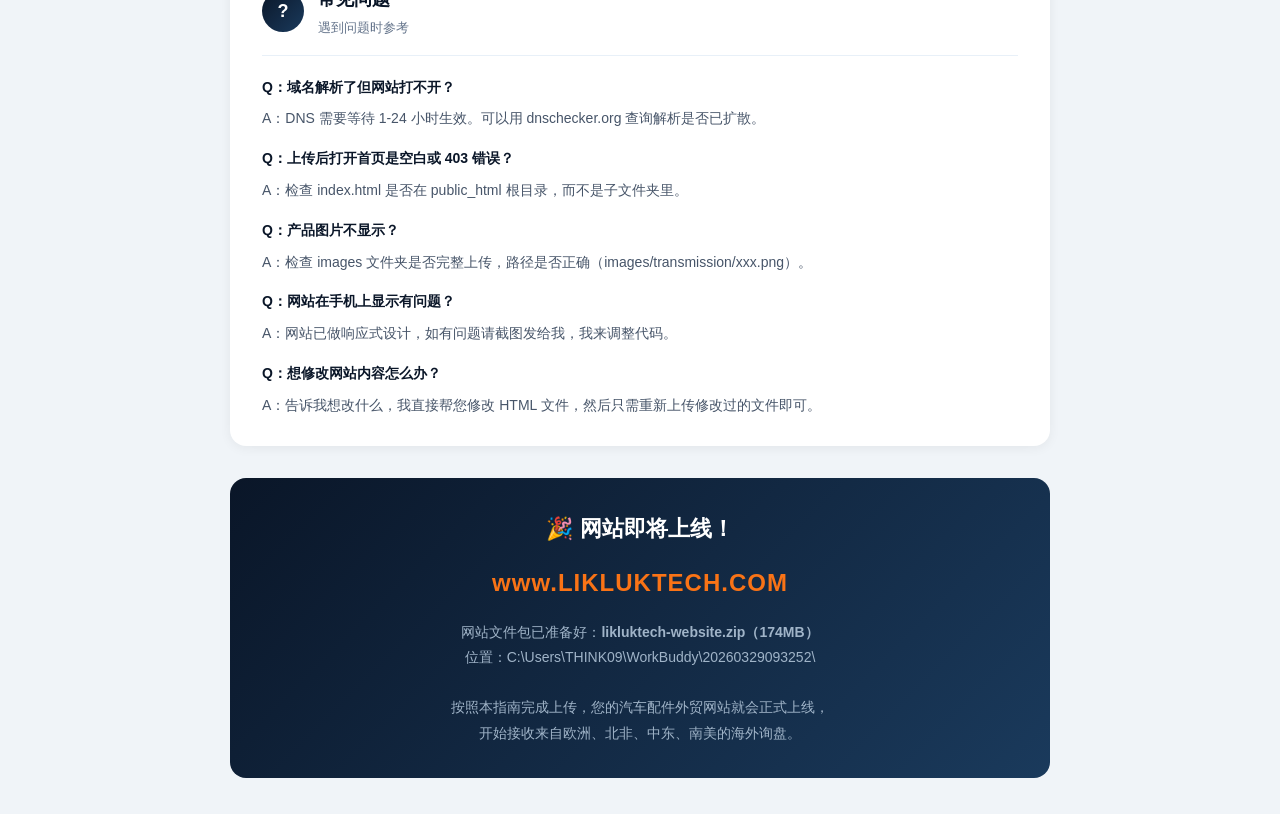
<file: 上线操作指南.html>
<!DOCTYPE html>
<html lang="zh-CN">
<head>
  <meta charset="UTF-8">
  <meta name="viewport" content="width=device-width, initial-scale=1.0">
  <title>LIKLUKTECH.COM 上线操作指南</title>
  <style>
    * { margin: 0; padding: 0; box-sizing: border-box; }
    body { font-family: -apple-system, BlinkMacSystemFont, 'Segoe UI', sans-serif; background: #f0f4f8; color: #1a2332; line-height: 1.7; }
    .header { background: linear-gradient(135deg, #0a1628 0%, #1a3a5c 100%); color: white; padding: 48px 40px; text-align: center; }
    .header h1 { font-size: 28px; font-weight: 700; margin-bottom: 8px; }
    .header p { color: #a0b4c8; font-size: 15px; }
    .badge { display: inline-block; background: #f97316; color: white; font-size: 12px; font-weight: 600; padding: 3px 10px; border-radius: 20px; margin-left: 8px; vertical-align: middle; }
    .container { max-width: 860px; margin: 0 auto; padding: 40px 20px; }
    .overview { background: white; border-radius: 16px; padding: 28px 32px; margin-bottom: 28px; box-shadow: 0 2px 12px rgba(0,0,0,0.06); border-left: 5px solid #0a1628; }
    .overview h2 { font-size: 18px; color: #0a1628; margin-bottom: 16px; }
    .overview-grid { display: grid; grid-template-columns: 1fr 1fr; gap: 12px; }
    .overview-item { background: #f8fafc; border-radius: 10px; padding: 14px 18px; }
    .overview-item .label { font-size: 12px; color: #64748b; margin-bottom: 4px; }
    .overview-item .value { font-size: 14px; font-weight: 600; color: #1a2332; }
    .step-card { background: white; border-radius: 16px; padding: 28px 32px; margin-bottom: 20px; box-shadow: 0 2px 12px rgba(0,0,0,0.06); }
    .step-header { display: flex; align-items: center; gap: 14px; margin-bottom: 20px; padding-bottom: 16px; border-bottom: 1px solid #e8f0f8; }
    .step-num { width: 42px; height: 42px; background: linear-gradient(135deg, #0a1628, #1a3a5c); color: white; border-radius: 50%; display: flex; align-items: center; justify-content: center; font-size: 18px; font-weight: 700; flex-shrink: 0; }
    .step-title { font-size: 18px; font-weight: 700; color: #0a1628; }
    .step-subtitle { font-size: 13px; color: #64748b; margin-top: 2px; }
    .tip-box { background: #eff6ff; border: 1px solid #bfdbfe; border-radius: 10px; padding: 14px 18px; margin: 16px 0; font-size: 14px; color: #1e40af; }
    .tip-box strong { display: block; margin-bottom: 4px; color: #1e3a8a; }
    .warn-box { background: #fef9ec; border: 1px solid #fcd34d; border-radius: 10px; padding: 14px 18px; margin: 16px 0; font-size: 14px; color: #92400e; }
    .warn-box strong { display: block; margin-bottom: 4px; }
    .success-box { background: #f0fdf4; border: 1px solid #86efac; border-radius: 10px; padding: 14px 18px; margin: 16px 0; font-size: 14px; color: #14532d; }
    ol, ul { padding-left: 22px; }
    ol li, ul li { margin-bottom: 10px; font-size: 14px; }
    ol li strong, ul li strong { color: #0a1628; }
    .code-block { background: #1e293b; color: #e2e8f0; border-radius: 10px; padding: 16px 20px; margin: 14px 0; font-family: 'Courier New', monospace; font-size: 13px; line-height: 1.8; }
    .code-block .comment { color: #64748b; }
    .code-block .key { color: #7dd3fc; }
    .code-block .val { color: #86efac; }
    .highlight { background: #fef3c7; padding: 2px 6px; border-radius: 4px; font-weight: 600; color: #92400e; }
    .file-tree { background: #f8fafc; border: 1px solid #e2e8f0; border-radius: 10px; padding: 16px 20px; font-family: 'Courier New', monospace; font-size: 13px; line-height: 2; }
    .file-tree .folder { color: #f97316; font-weight: 600; }
    .file-tree .file { color: #334155; }
    .file-tree .important { color: #dc2626; font-weight: 600; }
    .rec-table { width: 100%; border-collapse: collapse; font-size: 13px; margin: 16px 0; }
    .rec-table th { background: #0a1628; color: white; padding: 10px 14px; text-align: left; }
    .rec-table td { padding: 10px 14px; border-bottom: 1px solid #e8f0f8; vertical-align: top; }
    .rec-table tr:nth-child(even) { background: #f8fafc; }
    .rec-table .best { color: #15803d; font-weight: 600; }
    .progress-steps { display: flex; gap: 0; margin: 20px 0; }
    .progress-step { flex: 1; text-align: center; padding: 12px 8px; background: #f8fafc; border: 1px solid #e2e8f0; font-size: 12px; position: relative; }
    .progress-step:not(:last-child)::after { content: '→'; position: absolute; right: -8px; top: 50%; transform: translateY(-50%); color: #94a3b8; z-index: 1; font-size: 16px; }
    .progress-step .icon { font-size: 20px; display: block; margin-bottom: 4px; }
    .progress-step .label { color: #64748b; }
    .progress-step:first-child { border-radius: 8px 0 0 8px; }
    .progress-step:last-child { border-radius: 0 8px 8px 0; }
    .final-box { background: linear-gradient(135deg, #0a1628, #1a3a5c); color: white; border-radius: 16px; padding: 32px; text-align: center; margin-top: 32px; }
    .final-box h2 { font-size: 22px; margin-bottom: 12px; }
    .final-box p { color: #a0b4c8; font-size: 14px; line-height: 1.8; }
    .final-box .url { font-size: 24px; font-weight: 700; color: #f97316; margin: 16px 0; letter-spacing: 1px; }
    .tag { display: inline-block; background: rgba(249,115,22,0.15); color: #f97316; border: 1px solid rgba(249,115,22,0.3); font-size: 11px; font-weight: 600; padding: 2px 8px; border-radius: 20px; margin-left: 6px; vertical-align: middle; }
  </style>
</head>
<body>
  <div class="header">
    <h1>🚀 LIKLUKTECH.COM 上线操作指南</h1>
    <p>虚拟主机部署 · 域名解析 · FTP 上传 · 全流程手册</p>
  </div>

  <div class="container">

    <!-- 概览 -->
    <div class="overview">
      <h2>📋 部署概览</h2>
      <div class="overview-grid">
        <div class="overview-item">
          <div class="label">网站文件包</div>
          <div class="value">likluktech-website.zip（约174MB）</div>
        </div>
        <div class="overview-item">
          <div class="label">文件包位置</div>
          <div class="value">C:\Users\THINK09\WorkBuddy\20260329093252\</div>
        </div>
        <div class="overview-item">
          <div class="label">目标域名</div>
          <div class="value">LIKLUKTECH.COM</div>
        </div>
        <div class="overview-item">
          <div class="label">网站类型</div>
          <div class="value">纯静态 HTML（无需数据库）</div>
        </div>
      </div>

      <div style="margin-top: 20px;">
        <div class="progress-steps">
          <div class="progress-step"><span class="icon">🏠</span><span class="label">购买主机</span></div>
          <div class="progress-step"><span class="icon">🔗</span><span class="label">绑定域名</span></div>
          <div class="progress-step"><span class="icon">📡</span><span class="label">DNS解析</span></div>
          <div class="progress-step"><span class="icon">📤</span><span class="label">上传文件</span></div>
          <div class="progress-step"><span class="icon">🌐</span><span class="label">网站上线</span></div>
        </div>
      </div>
    </div>

    <!-- Step 1 -->
    <div class="step-card">
      <div class="step-header">
        <div class="step-num">1</div>
        <div>
          <div class="step-title">购买虚拟主机 <span class="tag">如已购买可跳过</span></div>
          <div class="step-subtitle">选择支持静态网站的空间，推荐以下方案</div>
        </div>
      </div>

      <p style="font-size:14px; margin-bottom:14px; color:#475569;">由于您的网站是纯静态 HTML（无 PHP/数据库），任何虚拟主机都兼容。推荐以下几个性价比高的方案：</p>

      <table class="rec-table">
        <tr>
          <th>服务商</th>
          <th>推荐套餐</th>
          <th>价格参考</th>
          <th>特点</th>
        </tr>
        <tr>
          <td><strong>腾讯云</strong><br>cloud.tencent.com</td>
          <td>云虚拟主机 · 基础版</td>
          <td>约 ¥88/年</td>
          <td class="best">国内访问快，控制台简单，推荐 ✓</td>
        </tr>
        <tr>
          <td><strong>阿里云</strong><br>aliyun.com</td>
          <td>虚拟主机 · 经济型</td>
          <td>约 ¥99/年</td>
          <td>稳定可靠，适合外贸站</td>
        </tr>
        <tr>
          <td><strong>SiteGround</strong><br>siteground.com</td>
          <td>StartUp 方案</td>
          <td>约 $3.99/月</td>
          <td>海外访问速度更快，适合面向欧洲客户</td>
        </tr>
        <tr>
          <td><strong>Hostinger</strong><br>hostinger.com</td>
          <td>Premium Web Hosting</td>
          <td>约 $2.99/月</td>
          <td>性价比高，支持中文界面</td>
        </tr>
      </table>

      <div class="tip-box">
        <strong>💡 外贸网站建议</strong>
        如果您的主要客户在欧洲、中东、北非，建议选择 <strong>海外主机（SiteGround/Hostinger）</strong>，访问速度更快，对 SEO 也有帮助。如果主要在国内管理，选腾讯云/阿里云更方便。
      </div>
    </div>

    <!-- Step 2 -->
    <div class="step-card">
      <div class="step-header">
        <div class="step-num">2</div>
        <div>
          <div class="step-title">在主机控制台绑定域名</div>
          <div class="step-subtitle">将 LIKLUKTECH.COM 绑定到您购买的主机空间</div>
        </div>
      </div>

      <ol>
        <li>登录您购买的主机控制台（cPanel / 腾讯云控制台 / 阿里云控制台）</li>
        <li>找到 <strong>域名绑定</strong> 或 <strong>添加域名</strong> 选项</li>
        <li>填入域名：<span class="highlight">likluktech.com</span>（和 <span class="highlight">www.likluktech.com</span>）</li>
        <li>确认绑定，系统会给您一个 <strong>主机 IP 地址</strong>（形如 <code>123.45.67.89</code>），记下来备用</li>
      </ol>

      <div class="warn-box">
        <strong>⚠️ 注意</strong>
        绑定域名后，主机会给您分配一个 IP 地址（或 CNAME 地址），这是下一步 DNS 解析需要用到的关键信息。
      </div>
    </div>

    <!-- Step 3 -->
    <div class="step-card">
      <div class="step-header">
        <div class="step-num">3</div>
        <div>
          <div class="step-title">设置 DNS 域名解析</div>
          <div class="step-subtitle">在域名注册商处将域名指向主机 IP</div>
        </div>
      </div>

      <p style="font-size:14px; margin-bottom:14px; color:#475569;">登录您购买域名的平台（GoDaddy / 阿里云 / 腾讯云 / Namecheap 等），进入 DNS 管理，添加以下解析记录：</p>

      <div class="code-block">
        <span class="comment"># A 记录 — 主域名解析（必须添加）</span><br>
        <span class="key">类型（Type）：</span>  <span class="val">A</span><br>
        <span class="key">主机名（Name）：</span> <span class="val">@</span>  （代表根域名 likluktech.com）<br>
        <span class="key">值（Value）：</span>   <span class="val">填写主机给您的 IP 地址</span><br>
        <span class="key">TTL：</span>          <span class="val">600（或默认值）</span><br>
        <br>
        <span class="comment"># A 记录 — www 子域名解析（建议添加）</span><br>
        <span class="key">类型（Type）：</span>  <span class="val">A</span><br>
        <span class="key">主机名（Name）：</span> <span class="val">www</span><br>
        <span class="key">值（Value）：</span>   <span class="val">填写主机给您的 IP 地址（同上）</span><br>
        <span class="key">TTL：</span>          <span class="val">600</span>
      </div>

      <div class="tip-box">
        <strong>💡 DNS 生效时间</strong>
        DNS 解析一般需要 <strong>1～24 小时</strong>生效，全球扩散最长 48 小时。国内通常 10 分钟内即可生效。
      </div>

      <div class="tip-box">
        <strong>💡 如果主机给的是 CNAME 地址而非 IP</strong>
        则添加 CNAME 记录：<br>
        类型：CNAME · 主机名：@ 或 www · 值：主机提供的 CNAME 地址
      </div>
    </div>

    <!-- Step 4 -->
    <div class="step-card">
      <div class="step-header">
        <div class="step-num">4</div>
        <div>
          <div class="step-title">上传网站文件</div>
          <div class="step-subtitle">通过 FTP 或文件管理器将文件上传到主机</div>
        </div>
      </div>

      <p style="font-size:14px; margin-bottom:16px; color:#475569;">有两种方式可以上传网站文件，选择您习惯的方式：</p>

      <h3 style="font-size:15px; color:#0a1628; margin-bottom:10px;">方式一：使用文件管理器（最简单）</h3>
      <ol>
        <li>登录主机控制台，找到 <strong>文件管理器（File Manager）</strong></li>
        <li>进入网站根目录（通常是 <strong>public_html</strong> 或 <strong>www</strong> 或 <strong>htdocs</strong> 文件夹）</li>
        <li>点击 <strong>上传</strong>，上传整个 <code>likluktech-website.zip</code> 文件</li>
        <li>上传完成后，在文件管理器中 <strong>解压</strong> 这个 ZIP 文件</li>
        <li>确保 <code>index.html</code> 文件直接在根目录下（不要多一层文件夹）</li>
      </ol>

      <div class="warn-box">
        <strong>⚠️ 重要：检查目录结构</strong>
        解压后正确的结构应该是：
      </div>

      <div class="file-tree">
        <span class="folder">public_html/</span>（主机根目录）<br>
        &nbsp;&nbsp;├── <span class="important">index.html</span>（首页，必须在这里）<br>
        &nbsp;&nbsp;├── products.html<br>
        &nbsp;&nbsp;├── about.html<br>
        &nbsp;&nbsp;├── contact.html<br>
        &nbsp;&nbsp;├── style.css<br>
        &nbsp;&nbsp;├── main.js<br>
        &nbsp;&nbsp;└── <span class="folder">images/</span><br>
        &nbsp;&nbsp;&nbsp;&nbsp;&nbsp;├── transmission/（产品图片）<br>
        &nbsp;&nbsp;&nbsp;&nbsp;&nbsp;├── gearbox/（变速箱图片）<br>
        &nbsp;&nbsp;&nbsp;&nbsp;&nbsp;└── whatsapp-qr.jpg
      </div>

      <h3 style="font-size:15px; color:#0a1628; margin: 20px 0 10px;">方式二：使用 FTP 软件（推荐用 FileZilla）</h3>
      <ol>
        <li>下载安装 <strong>FileZilla</strong>（免费，官网 filezilla-project.org）</li>
        <li>从主机控制台获取 FTP 账号信息（主机、端口、用户名、密码）</li>
        <li>打开 FileZilla，在顶部输入 FTP 信息，点击 <strong>快速连接</strong></li>
        <li>连接成功后，左侧是您的电脑，右侧是主机服务器</li>
        <li>右侧进入 <strong>public_html</strong>（或 www）目录</li>
        <li>左侧找到 <code>C:\Users\THINK09\WorkBuddy\20260329093252\likluktech\</code> 文件夹</li>
        <li>选中 likluktech 文件夹里的所有文件，拖到右侧上传</li>
      </ol>

      <div class="tip-box">
        <strong>💡 FileZilla FTP 填写示例</strong><br>
        主机（Host）：ftp.likluktech.com 或主机 IP<br>
        用户名：主机提供的 FTP 用户名<br>
        密码：主机提供的 FTP 密码<br>
        端口：21（默认）
      </div>
    </div>

    <!-- Step 5 -->
    <div class="step-card">
      <div class="step-header">
        <div class="step-num">5</div>
        <div>
          <div class="step-title">验证上线</div>
          <div class="step-subtitle">确认网站正常访问，检查各页面</div>
        </div>
      </div>

      <ol>
        <li>DNS 生效后，打开浏览器访问 <strong>http://www.likluktech.com</strong></li>
        <li>检查首页是否正常显示（深海蓝背景、橙色 Logo）</li>
        <li>点击 <strong>Products</strong> 页面，确认产品图片全部显示</li>
        <li>点击 <strong>Contact</strong> 页面，确认 WhatsApp 二维码显示</li>
        <li>测试询盘表单是否可以填写提交</li>
        <li>在手机上打开，检查移动端显示效果</li>
      </ol>

      <div class="success-box">
        ✅ 如果以上都正常，恭喜！您的外贸网站已经正式上线！
      </div>
    </div>

    <!-- Step 6 可选 -->
    <div class="step-card">
      <div class="step-header">
        <div class="step-num">6</div>
        <div>
          <div class="step-title">上线后建议做的事 <span class="tag">可选但重要</span></div>
          <div class="step-subtitle">帮助网站被更多海外客户找到</div>
        </div>
      </div>

      <ol>
        <li>
          <strong>配置 SSL 证书（HTTPS）</strong><br>
          大多数主机提供免费的 Let's Encrypt 证书，在控制台一键安装。HTTPS 对 Google 排名很重要，外贸客户也更信任 HTTPS 网站。
        </li>
        <li>
          <strong>提交 Google Search Console</strong><br>
          访问 search.google.com/search-console，添加您的网站，提交 sitemap，让 Google 更快收录。
        </li>
        <li>
          <strong>注册 Google Business</strong><br>
          在 Google 商家档案上建立页面，有助于买家搜索时找到您。
        </li>
        <li>
          <strong>配置 sales@likluktech.com 邮箱</strong><br>
          在主机控制台创建企业邮箱账号，用于接收客户询盘更专业。
        </li>
        <li>
          <strong>定期更新产品内容</strong><br>
          网站内容越新鲜，搜索引擎排名越好。建议每月添加新产品或更新报价信息。
        </li>
      </ol>
    </div>

    <!-- 常见问题 -->
    <div class="step-card">
      <div class="step-header">
        <div class="step-num">?</div>
        <div>
          <div class="step-title">常见问题</div>
          <div class="step-subtitle">遇到问题时参考</div>
        </div>
      </div>

      <p style="font-size:14px; font-weight:600; color:#0a1628; margin-bottom:8px;">Q：域名解析了但网站打不开？</p>
      <p style="font-size:14px; color:#475569; margin-bottom:16px;">A：DNS 需要等待 1-24 小时生效。可以用 dnschecker.org 查询解析是否已扩散。</p>

      <p style="font-size:14px; font-weight:600; color:#0a1628; margin-bottom:8px;">Q：上传后打开首页是空白或 403 错误？</p>
      <p style="font-size:14px; color:#475569; margin-bottom:16px;">A：检查 index.html 是否在 public_html 根目录，而不是子文件夹里。</p>

      <p style="font-size:14px; font-weight:600; color:#0a1628; margin-bottom:8px;">Q：产品图片不显示？</p>
      <p style="font-size:14px; color:#475569; margin-bottom:16px;">A：检查 images 文件夹是否完整上传，路径是否正确（images/transmission/xxx.png）。</p>

      <p style="font-size:14px; font-weight:600; color:#0a1628; margin-bottom:8px;">Q：网站在手机上显示有问题？</p>
      <p style="font-size:14px; color:#475569; margin-bottom:16px;">A：网站已做响应式设计，如有问题请截图发给我，我来调整代码。</p>

      <p style="font-size:14px; font-weight:600; color:#0a1628; margin-bottom:8px;">Q：想修改网站内容怎么办？</p>
      <p style="font-size:14px; color:#475569;">A：告诉我想改什么，我直接帮您修改 HTML 文件，然后只需重新上传修改过的文件即可。</p>
    </div>

    <!-- 结语 -->
    <div class="final-box">
      <h2>🎉 网站即将上线！</h2>
      <div class="url">www.LIKLUKTECH.COM</div>
      <p>网站文件包已准备好：<strong>likluktech-website.zip（174MB）</strong><br>
      位置：C:\Users\THINK09\WorkBuddy\20260329093252\<br><br>
      按照本指南完成上传，您的汽车配件外贸网站就会正式上线，<br>开始接收来自欧洲、北非、中东、南美的海外询盘。</p>
    </div>

  </div>
</body>
</html>
</file>
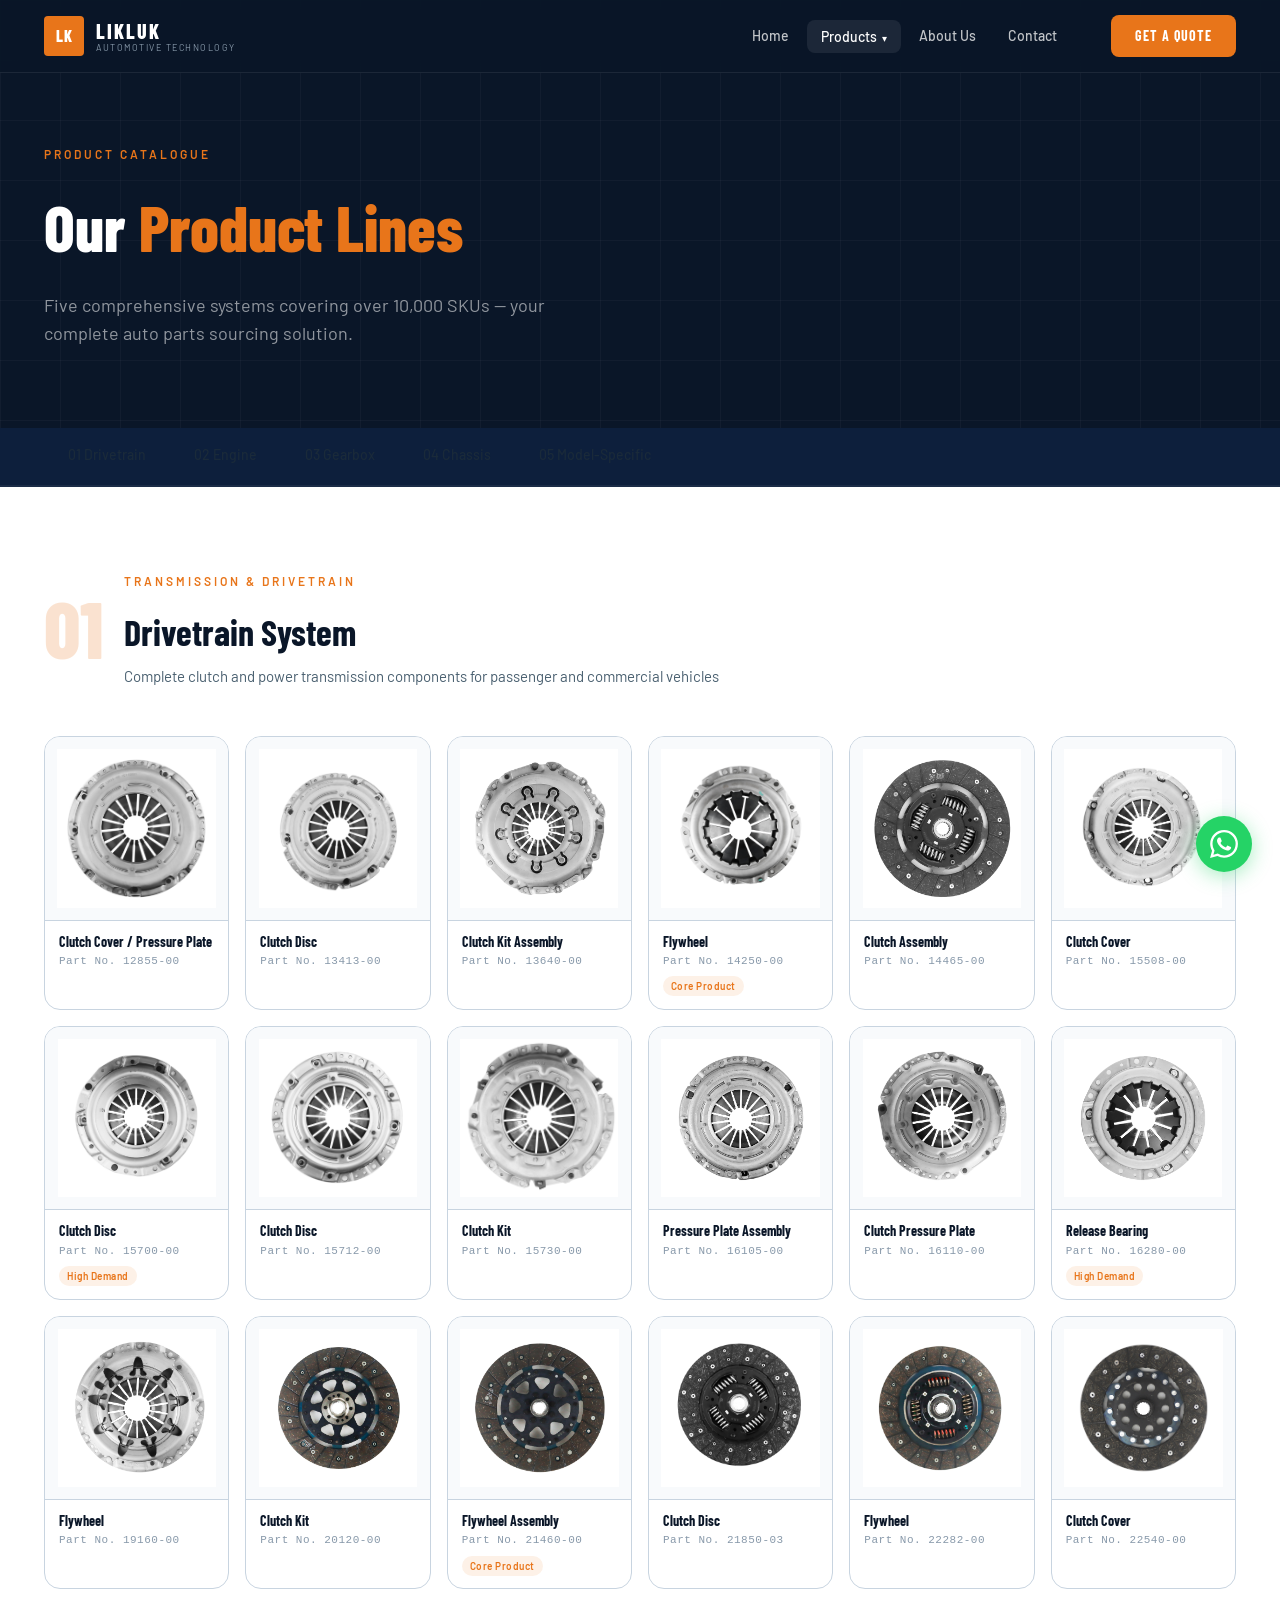
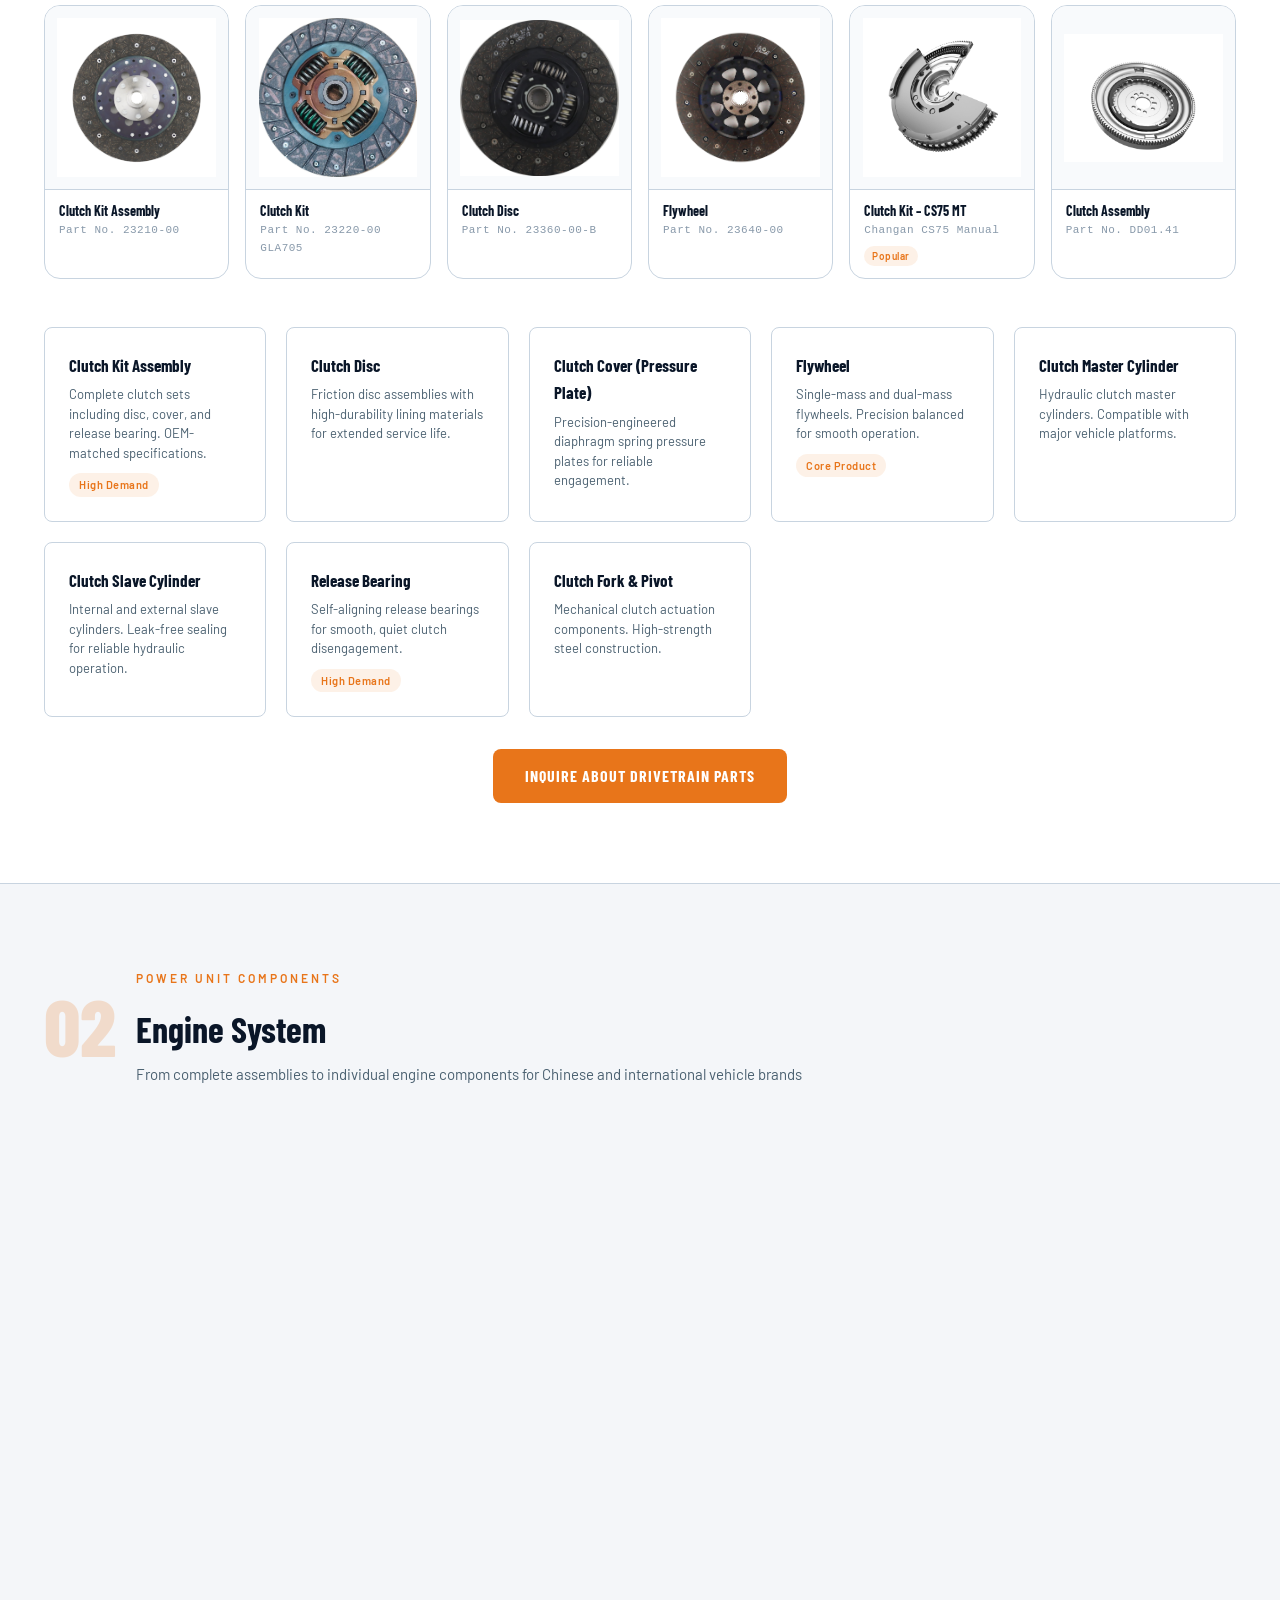
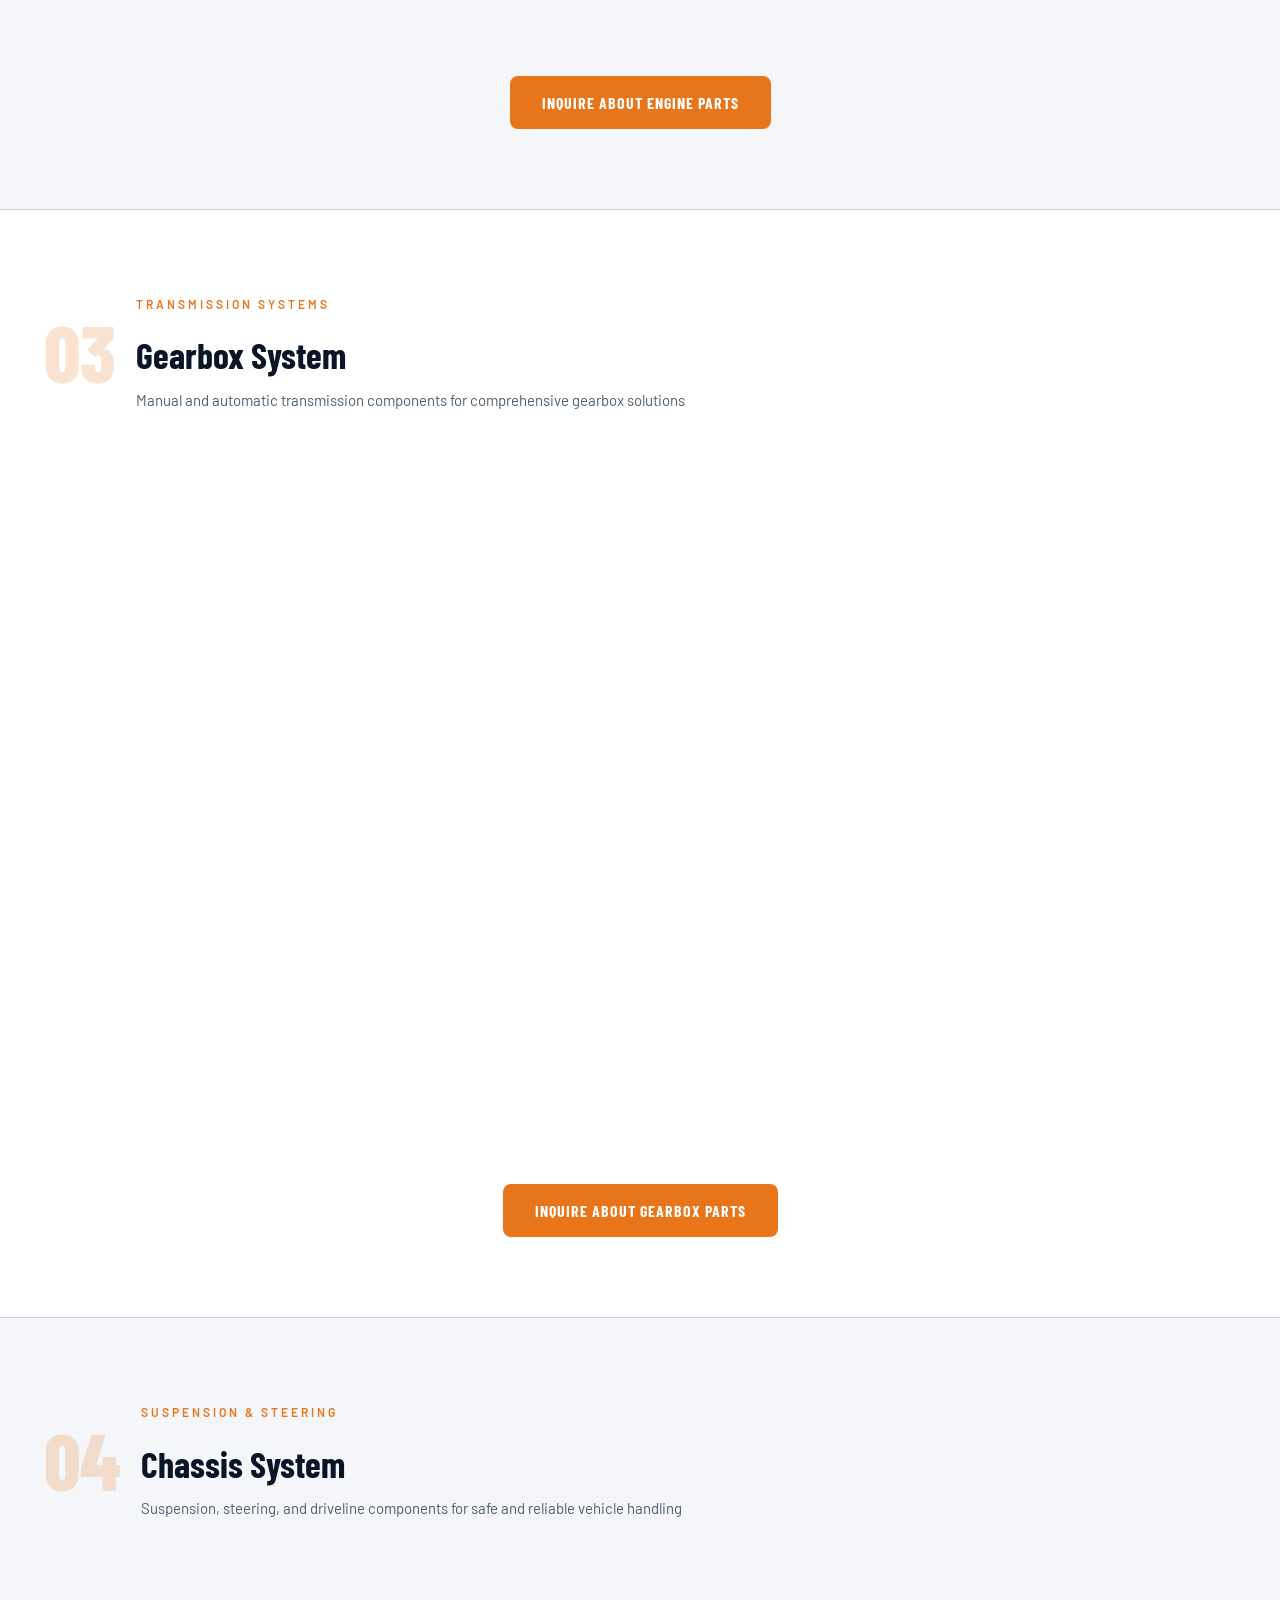
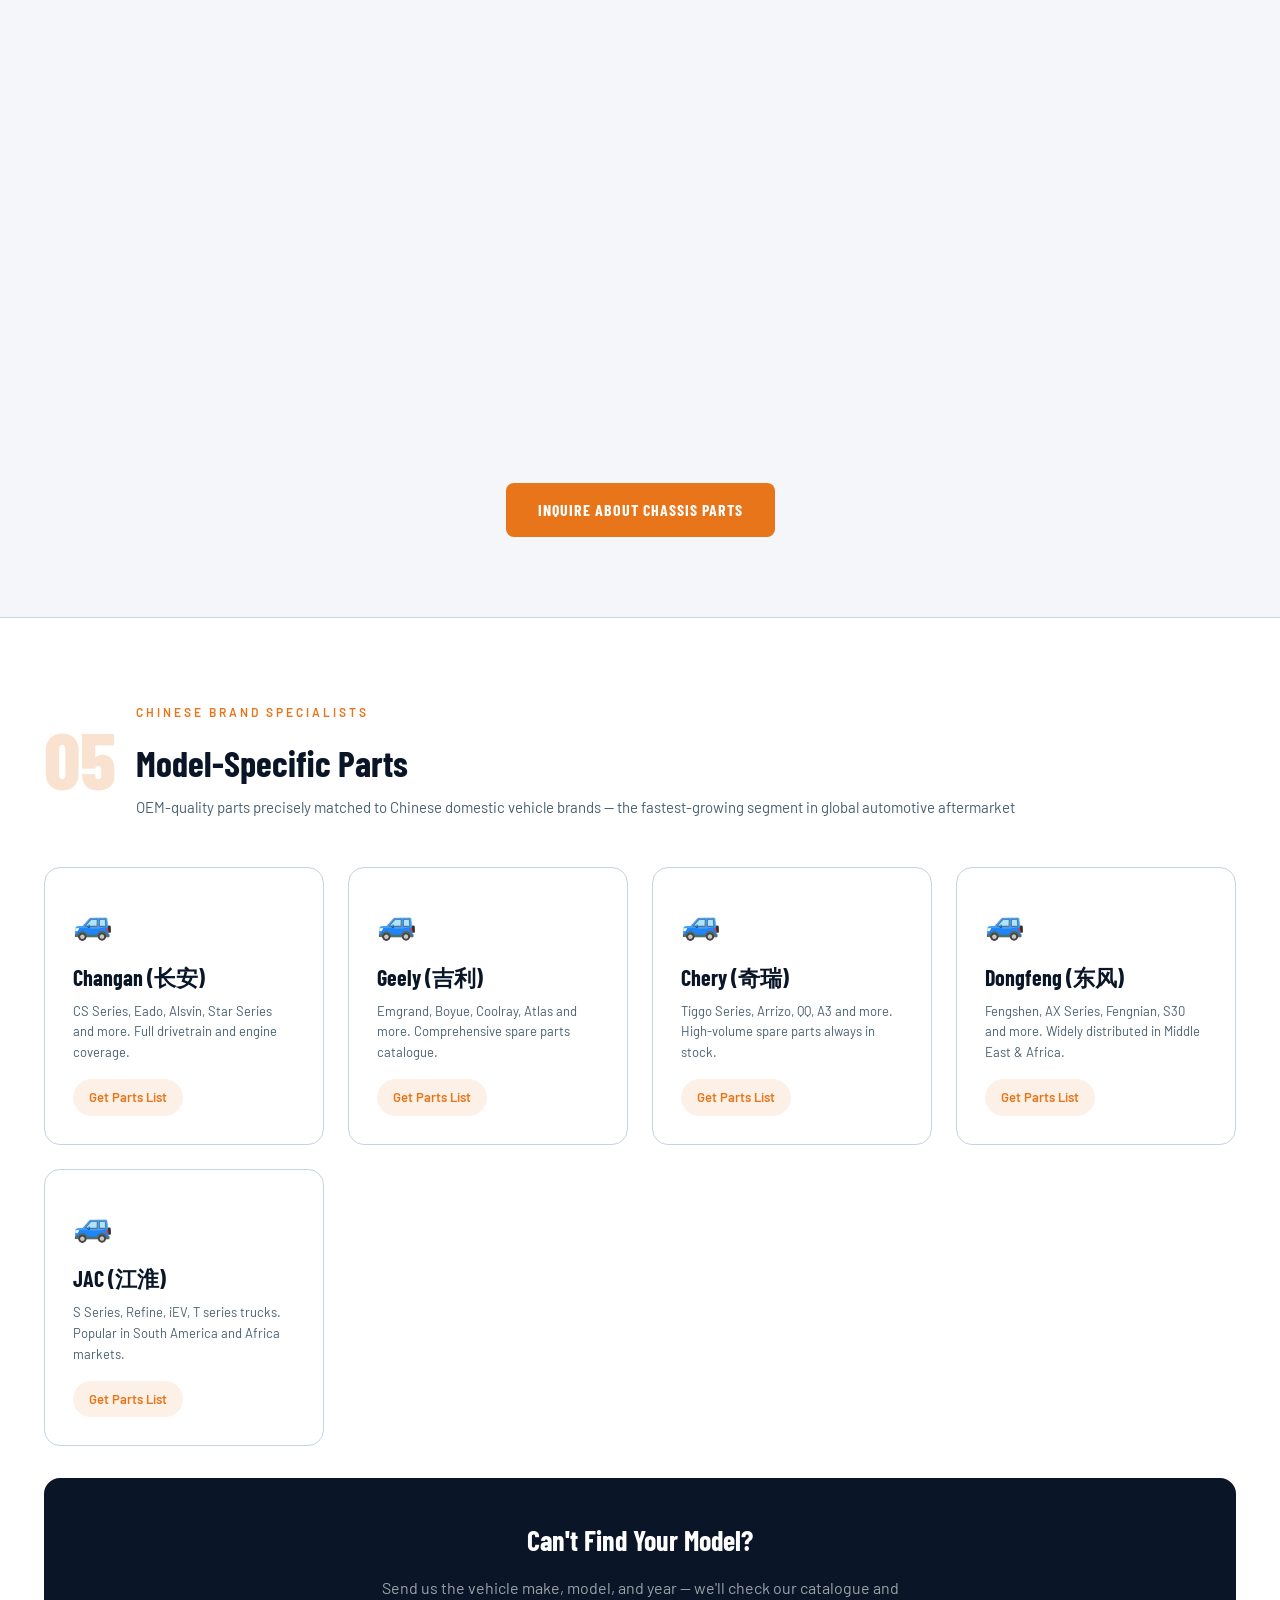
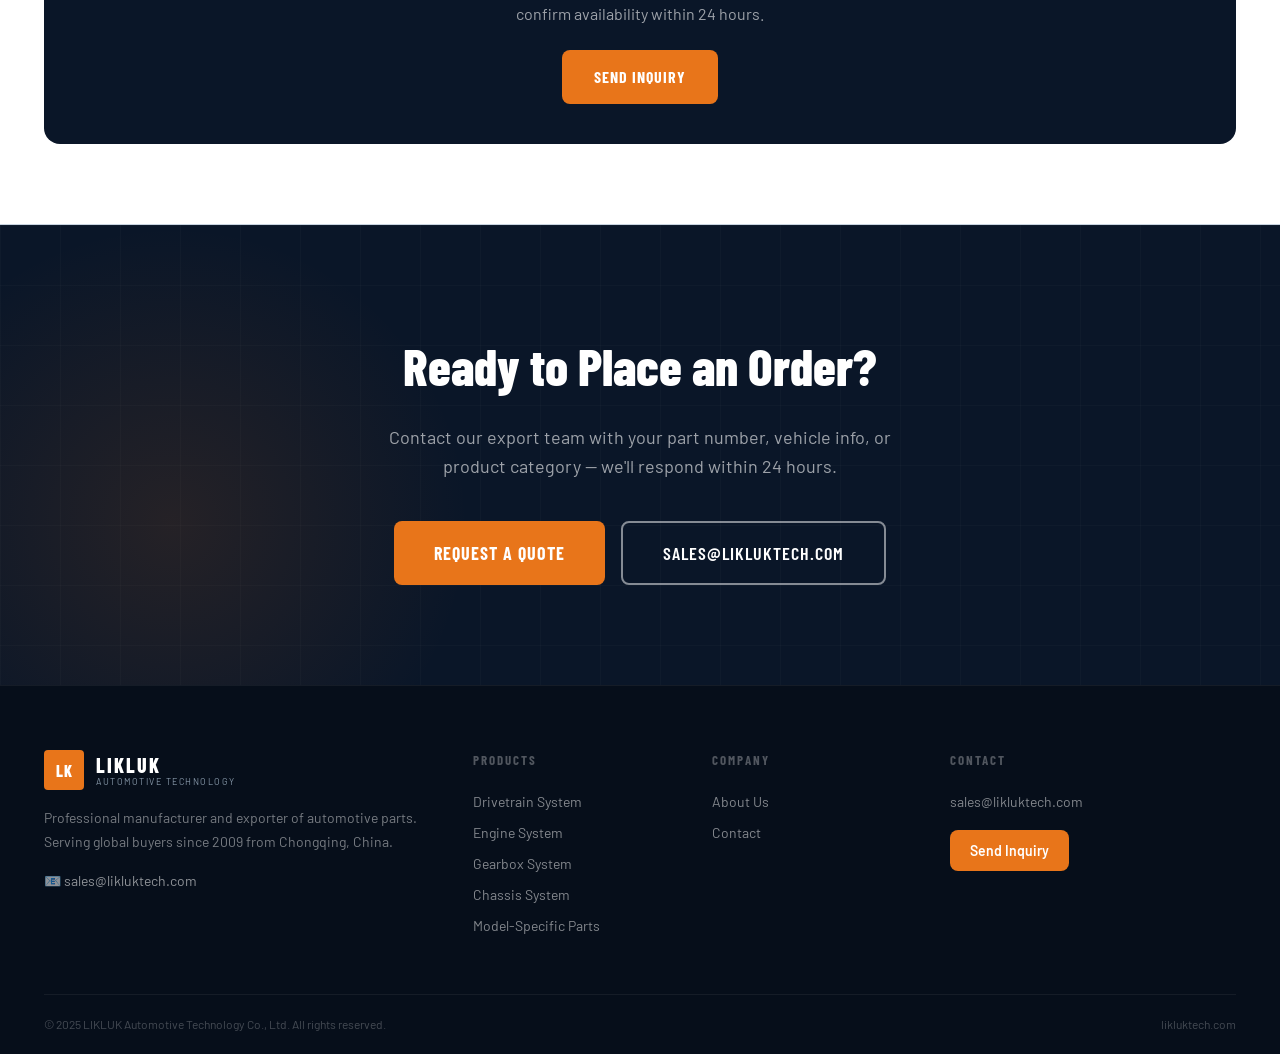
<file: likluktech/products.html>
<!DOCTYPE html>
<html lang="en">
<head>
  <meta charset="UTF-8" />
  <meta name="viewport" content="width=device-width, initial-scale=1.0" />
  <title>Products – LIKLUK Automotive Technology</title>
  <meta name="description" content="Browse LIKLUK's complete range of auto parts: Drivetrain, Engine, Gearbox, Chassis systems and model-specific parts for Changan, Geely, Chery, Dongfeng and JAC." />
  <link rel="preconnect" href="https://fonts.googleapis.com" />
  <link rel="preconnect" href="https://fonts.gstatic.com" crossorigin />
  <link href="https://fonts.googleapis.com/css2?family=Barlow+Condensed:wght@400;600;700;800&family=Barlow:wght@300;400;500;600&display=swap" rel="stylesheet" />
  <link rel="stylesheet" href="style.css" />
</head>
<body>

<header class="site-header" id="siteHeader">
  <div class="header-inner">
    <a href="index.html" class="logo">
      <span class="logo-mark">LK</span>
      <div class="logo-text">
        <span class="logo-name">LIKLUK</span>
        <span class="logo-sub">AUTOMOTIVE TECHNOLOGY</span>
      </div>
    </a>
    <nav class="main-nav">
      <a href="index.html" class="nav-link">Home</a>
      <div class="nav-dropdown">
        <a href="products.html" class="nav-link active">Products <span class="nav-arrow">▾</span></a>
        <div class="dropdown-menu">
          <a href="#drivetrain">Drivetrain System</a>
          <a href="#engine">Engine System</a>
          <a href="#gearbox">Gearbox System</a>
          <a href="#chassis">Chassis System</a>
          <a href="#model">Model-Specific Parts</a>
        </div>
      </div>
      <a href="about.html" class="nav-link">About Us</a>
      <a href="contact.html" class="nav-link">Contact</a>
    </nav>
    <a href="contact.html" class="btn-inquiry">Get a Quote</a>
    <button class="hamburger" id="hamburger"><span></span><span></span><span></span></button>
  </div>
</header>

<div class="mobile-nav" id="mobileNav">
  <a href="index.html">Home</a>
  <a href="products.html">Products</a>
  <a href="about.html">About Us</a>
  <a href="contact.html">Contact</a>
  <a href="contact.html" class="mobile-cta">Get a Quote</a>
</div>

<!-- PAGE HERO -->
<section class="page-hero">
  <div class="container page-hero-content">
    <span class="section-tag">Product Catalogue</span>
    <h1>Our <span style="color:var(--accent)">Product Lines</span></h1>
    <p>Five comprehensive systems covering over 10,000 SKUs — your complete auto parts sourcing solution.</p>
  </div>
</section>

<!-- SYSTEM TABS -->
<div style="background:var(--navy2); position:sticky; top:72px; z-index:100; border-bottom:2px solid rgba(255,255,255,0.06);">
  <div class="container" style="display:flex; overflow-x:auto; gap:0;">
    <a href="#drivetrain" style="padding:16px 24px; color:rgba(255,255,255,0.6); font-size:14px; font-weight:500; white-space:nowrap; border-bottom:2px solid transparent; transition:all 0.3s; display:block;">01 Drivetrain</a>
    <a href="#engine" style="padding:16px 24px; color:rgba(255,255,255,0.6); font-size:14px; font-weight:500; white-space:nowrap; border-bottom:2px solid transparent; transition:all 0.3s; display:block;">02 Engine</a>
    <a href="#gearbox" style="padding:16px 24px; color:rgba(255,255,255,0.6); font-size:14px; font-weight:500; white-space:nowrap; border-bottom:2px solid transparent; transition:all 0.3s; display:block;">03 Gearbox</a>
    <a href="#chassis" style="padding:16px 24px; color:rgba(255,255,255,0.6); font-size:14px; font-weight:500; white-space:nowrap; border-bottom:2px solid transparent; transition:all 0.3s; display:block;">04 Chassis</a>
    <a href="#model" style="padding:16px 24px; color:rgba(255,255,255,0.6); font-size:14px; font-weight:500; white-space:nowrap; border-bottom:2px solid transparent; transition:all 0.3s; display:block;">05 Model-Specific</a>
  </div>
</div>

<!-- SYSTEM 01: DRIVETRAIN -->
<section class="product-system-section" id="drivetrain">
  <div class="container">
    <div class="system-header">
      <div class="sys-num">01</div>
      <div class="sys-info">
        <div class="section-tag">Transmission & Drivetrain</div>
        <h2 class="sys-title">Drivetrain System</h2>
        <p class="sys-desc">Complete clutch and power transmission components for passenger and commercial vehicles</p>
      </div>
    </div>

    <!-- Product Photo Gallery -->
    <div class="product-photo-gallery">
      <div class="ppg-card">
        <div class="ppg-img-wrap">
          <img src="images/transmission/12855-00.jpg" alt="Clutch Pressure Plate" loading="lazy" />
        </div>
        <div class="ppg-info">
          <div class="ppg-name">Clutch Cover / Pressure Plate</div>
          <div class="ppg-code">Part No. 12855-00</div>
        </div>
      </div>
      <div class="ppg-card">
        <div class="ppg-img-wrap">
          <img src="images/transmission/13413-00.jpg" alt="Clutch Disc" loading="lazy" />
        </div>
        <div class="ppg-info">
          <div class="ppg-name">Clutch Disc</div>
          <div class="ppg-code">Part No. 13413-00</div>
        </div>
      </div>
      <div class="ppg-card">
        <div class="ppg-img-wrap">
          <img src="images/transmission/13640-00.jpg" alt="Clutch Kit" loading="lazy" />
        </div>
        <div class="ppg-info">
          <div class="ppg-name">Clutch Kit Assembly</div>
          <div class="ppg-code">Part No. 13640-00</div>
        </div>
      </div>
      <div class="ppg-card">
        <div class="ppg-img-wrap">
          <img src="images/transmission/14250-00.jpg" alt="Flywheel" loading="lazy" />
        </div>
        <div class="ppg-info">
          <div class="ppg-name">Flywheel</div>
          <div class="ppg-code">Part No. 14250-00</div>
          <span class="ppg-badge">Core Product</span>
        </div>
      </div>
      <div class="ppg-card">
        <div class="ppg-img-wrap">
          <img src="images/transmission/14465-00.jpg" alt="Clutch Assembly" loading="lazy" />
        </div>
        <div class="ppg-info">
          <div class="ppg-name">Clutch Assembly</div>
          <div class="ppg-code">Part No. 14465-00</div>
        </div>
      </div>
      <div class="ppg-card">
        <div class="ppg-img-wrap">
          <img src="images/transmission/15508-00.jpg" alt="Clutch Cover" loading="lazy" />
        </div>
        <div class="ppg-info">
          <div class="ppg-name">Clutch Cover</div>
          <div class="ppg-code">Part No. 15508-00</div>
        </div>
      </div>
      <div class="ppg-card">
        <div class="ppg-img-wrap">
          <img src="images/transmission/15700-00.jpg" alt="Clutch Disc" loading="lazy" />
        </div>
        <div class="ppg-info">
          <div class="ppg-name">Clutch Disc</div>
          <div class="ppg-code">Part No. 15700-00</div>
          <span class="ppg-badge">High Demand</span>
        </div>
      </div>
      <div class="ppg-card">
        <div class="ppg-img-wrap">
          <img src="images/transmission/15712-00.jpg" alt="Clutch Disc" loading="lazy" />
        </div>
        <div class="ppg-info">
          <div class="ppg-name">Clutch Disc</div>
          <div class="ppg-code">Part No. 15712-00</div>
        </div>
      </div>
      <div class="ppg-card">
        <div class="ppg-img-wrap">
          <img src="images/transmission/15730-00.jpg" alt="Clutch Kit" loading="lazy" />
        </div>
        <div class="ppg-info">
          <div class="ppg-name">Clutch Kit</div>
          <div class="ppg-code">Part No. 15730-00</div>
        </div>
      </div>
      <div class="ppg-card">
        <div class="ppg-img-wrap">
          <img src="images/transmission/16105-00.jpg" alt="Pressure Plate Assembly" loading="lazy" />
        </div>
        <div class="ppg-info">
          <div class="ppg-name">Pressure Plate Assembly</div>
          <div class="ppg-code">Part No. 16105-00</div>
        </div>
      </div>
      <div class="ppg-card">
        <div class="ppg-img-wrap">
          <img src="images/transmission/16110-00.jpg" alt="Clutch Pressure Plate" loading="lazy" />
        </div>
        <div class="ppg-info">
          <div class="ppg-name">Clutch Pressure Plate</div>
          <div class="ppg-code">Part No. 16110-00</div>
        </div>
      </div>
      <div class="ppg-card">
        <div class="ppg-img-wrap">
          <img src="images/transmission/16280-00.jpg" alt="Release Bearing" loading="lazy" />
        </div>
        <div class="ppg-info">
          <div class="ppg-name">Release Bearing</div>
          <div class="ppg-code">Part No. 16280-00</div>
          <span class="ppg-badge">High Demand</span>
        </div>
      </div>
      <div class="ppg-card">
        <div class="ppg-img-wrap">
          <img src="images/transmission/19160-00.jpg" alt="Flywheel" loading="lazy" />
        </div>
        <div class="ppg-info">
          <div class="ppg-name">Flywheel</div>
          <div class="ppg-code">Part No. 19160-00</div>
        </div>
      </div>
      <div class="ppg-card">
        <div class="ppg-img-wrap">
          <img src="images/transmission/20120-00.jpg" alt="Clutch Kit" loading="lazy" />
        </div>
        <div class="ppg-info">
          <div class="ppg-name">Clutch Kit</div>
          <div class="ppg-code">Part No. 20120-00</div>
        </div>
      </div>
      <div class="ppg-card">
        <div class="ppg-img-wrap">
          <img src="images/transmission/21460-00.jpg" alt="Flywheel Assembly" loading="lazy" />
        </div>
        <div class="ppg-info">
          <div class="ppg-name">Flywheel Assembly</div>
          <div class="ppg-code">Part No. 21460-00</div>
          <span class="ppg-badge">Core Product</span>
        </div>
      </div>
      <div class="ppg-card">
        <div class="ppg-img-wrap">
          <img src="images/transmission/21850-03.jpg" alt="Clutch Disc" loading="lazy" />
        </div>
        <div class="ppg-info">
          <div class="ppg-name">Clutch Disc</div>
          <div class="ppg-code">Part No. 21850-03</div>
        </div>
      </div>
      <div class="ppg-card">
        <div class="ppg-img-wrap">
          <img src="images/transmission/22282-00.jpg" alt="Flywheel" loading="lazy" />
        </div>
        <div class="ppg-info">
          <div class="ppg-name">Flywheel</div>
          <div class="ppg-code">Part No. 22282-00</div>
        </div>
      </div>
      <div class="ppg-card">
        <div class="ppg-img-wrap">
          <img src="images/transmission/22540-00.jpg" alt="Clutch Cover" loading="lazy" />
        </div>
        <div class="ppg-info">
          <div class="ppg-name">Clutch Cover</div>
          <div class="ppg-code">Part No. 22540-00</div>
        </div>
      </div>
      <div class="ppg-card">
        <div class="ppg-img-wrap">
          <img src="images/transmission/23210-00.jpg" alt="Clutch Kit Assembly" loading="lazy" />
        </div>
        <div class="ppg-info">
          <div class="ppg-name">Clutch Kit Assembly</div>
          <div class="ppg-code">Part No. 23210-00</div>
        </div>
      </div>
      <div class="ppg-card">
        <div class="ppg-img-wrap">
          <img src="images/transmission/23220-00 GLA705.jpg" alt="Clutch Kit GLA705" loading="lazy" />
        </div>
        <div class="ppg-info">
          <div class="ppg-name">Clutch Kit</div>
          <div class="ppg-code">Part No. 23220-00 GLA705</div>
        </div>
      </div>
      <div class="ppg-card">
        <div class="ppg-img-wrap">
          <img src="images/transmission/23360-00-B(1).jpg" alt="Clutch Disc" loading="lazy" />
        </div>
        <div class="ppg-info">
          <div class="ppg-name">Clutch Disc</div>
          <div class="ppg-code">Part No. 23360-00-B</div>
        </div>
      </div>
      <div class="ppg-card">
        <div class="ppg-img-wrap">
          <img src="images/transmission/23640-00.jpg" alt="Flywheel" loading="lazy" />
        </div>
        <div class="ppg-info">
          <div class="ppg-name">Flywheel</div>
          <div class="ppg-code">Part No. 23640-00</div>
        </div>
      </div>
      <div class="ppg-card">
        <div class="ppg-img-wrap">
          <img src="images/transmission/CS75 MT.jpg" alt="CS75 MT Clutch Kit" loading="lazy" />
        </div>
        <div class="ppg-info">
          <div class="ppg-name">Clutch Kit – CS75 MT</div>
          <div class="ppg-code">Changan CS75 Manual</div>
          <span class="ppg-badge">Popular</span>
        </div>
      </div>
      <div class="ppg-card">
        <div class="ppg-img-wrap">
          <img src="images/transmission/DD01.41.jpg" alt="Clutch Assembly DD01" loading="lazy" />
        </div>
        <div class="ppg-info">
          <div class="ppg-name">Clutch Assembly</div>
          <div class="ppg-code">Part No. DD01.41</div>
        </div>
      </div>
    </div>

    <!-- Product Categories Summary -->
    <div class="product-items-grid" style="margin-top:48px;">
      <div class="product-item-card">
        <div class="pi-name">Clutch Kit Assembly</div>
        <div class="pi-desc">Complete clutch sets including disc, cover, and release bearing. OEM-matched specifications.</div>
        <span class="pi-badge">High Demand</span>
      </div>
      <div class="product-item-card">
        <div class="pi-name">Clutch Disc</div>
        <div class="pi-desc">Friction disc assemblies with high-durability lining materials for extended service life.</div>
      </div>
      <div class="product-item-card">
        <div class="pi-name">Clutch Cover (Pressure Plate)</div>
        <div class="pi-desc">Precision-engineered diaphragm spring pressure plates for reliable engagement.</div>
      </div>
      <div class="product-item-card">
        <div class="pi-name">Flywheel</div>
        <div class="pi-desc">Single-mass and dual-mass flywheels. Precision balanced for smooth operation.</div>
        <span class="pi-badge">Core Product</span>
      </div>
      <div class="product-item-card">
        <div class="pi-name">Clutch Master Cylinder</div>
        <div class="pi-desc">Hydraulic clutch master cylinders. Compatible with major vehicle platforms.</div>
      </div>
      <div class="product-item-card">
        <div class="pi-name">Clutch Slave Cylinder</div>
        <div class="pi-desc">Internal and external slave cylinders. Leak-free sealing for reliable hydraulic operation.</div>
      </div>
      <div class="product-item-card">
        <div class="pi-name">Release Bearing</div>
        <div class="pi-desc">Self-aligning release bearings for smooth, quiet clutch disengagement.</div>
        <span class="pi-badge">High Demand</span>
      </div>
      <div class="product-item-card">
        <div class="pi-name">Clutch Fork & Pivot</div>
        <div class="pi-desc">Mechanical clutch actuation components. High-strength steel construction.</div>
      </div>
    </div>
    <div style="margin-top:32px; text-align:center;">
      <a href="contact.html" class="btn-primary">Inquire About Drivetrain Parts</a>
    </div>
  </div>
</section>

<!-- SYSTEM 02: ENGINE -->
<section class="product-system-section" id="engine">
  <div class="container">
    <div class="system-header">
      <div class="sys-num">02</div>
      <div class="sys-info">
        <div class="section-tag">Power Unit Components</div>
        <h2 class="sys-title">Engine System</h2>
        <p class="sys-desc">From complete assemblies to individual engine components for Chinese and international vehicle brands</p>
      </div>
    </div>
    <div class="product-items-grid">
      <div class="product-item-card">
        <div class="pi-icon">🔧</div>
        <div class="pi-name">Engine Assembly</div>
        <div class="pi-desc">Complete reconditioned and new engine assemblies. Full testing and quality verification.</div>
        <span class="pi-badge">Core Product</span>
      </div>
      <div class="product-item-card">
        <div class="pi-icon">🟦</div>
        <div class="pi-name">Cylinder Block</div>
        <div class="pi-desc">Cast iron and aluminum cylinder blocks. Precision machined to OEM tolerances.</div>
      </div>
      <div class="product-item-card">
        <div class="pi-icon">🔶</div>
        <div class="pi-name">Cylinder Head</div>
        <div class="pi-desc">Complete cylinder heads with valves. Available bare or fully assembled.</div>
      </div>
      <div class="product-item-card">
        <div class="pi-icon">🔁</div>
        <div class="pi-name">Crankshaft</div>
        <div class="pi-desc">Forged and cast crankshafts. Precision ground journals, hardened and polished.</div>
      </div>
      <div class="product-item-card">
        <div class="pi-icon">⚡</div>
        <div class="pi-name">Alternator</div>
        <div class="pi-desc">High-output alternators. New and remanufactured options available.</div>
        <span class="pi-badge">High Demand</span>
      </div>
      <div class="product-item-card">
        <div class="pi-icon">🔌</div>
        <div class="pi-name">Starter Motor</div>
        <div class="pi-desc">Reliable starter motors with high cranking torque. Direct OEM replacement fit.</div>
      </div>
      <div class="product-item-card">
        <div class="pi-icon">🟢</div>
        <div class="pi-name">Engine Mount (Rubber Mount)</div>
        <div class="pi-desc">Hydraulic and rubber engine mounts. Effective vibration isolation and durability.</div>
      </div>
      <div class="product-item-card">
        <div class="pi-icon">🔸</div>
        <div class="pi-name">Piston & Connecting Rod</div>
        <div class="pi-desc">Matched piston sets and connecting rods. Precision-sized for multiple engine codes.</div>
      </div>
    </div>
    <div style="margin-top:32px; text-align:center;">
      <a href="contact.html" class="btn-primary">Inquire About Engine Parts</a>
    </div>
  </div>
</section>

<!-- SYSTEM 03: GEARBOX -->
<section class="product-system-section" id="gearbox">
  <div class="container">
    <div class="system-header">
      <div class="sys-num">03</div>
      <div class="sys-info">
        <div class="section-tag">Transmission Systems</div>
        <h2 class="sys-title">Gearbox System</h2>
        <p class="sys-desc">Manual and automatic transmission components for comprehensive gearbox solutions</p>
      </div>
    </div>

    <!-- Product Photo Gallery -->
    <div class="product-photo-gallery">
      <div class="ppg-card ppg-card-lg">
        <div class="ppg-img-wrap">
          <img src="images/gearbox/clutch 1.jpg" alt="Gearbox Clutch Assembly" loading="lazy" />
        </div>
        <div class="ppg-info">
          <div class="ppg-name">Gearbox Clutch Assembly</div>
          <div class="ppg-code">Complete Set</div>
          <span class="ppg-badge">Core Product</span>
        </div>
      </div>
      <div class="ppg-card ppg-card-lg">
        <div class="ppg-img-wrap">
          <img src="images/gearbox/clutch 2.jpg" alt="Clutch Assembly Variant" loading="lazy" />
        </div>
        <div class="ppg-info">
          <div class="ppg-name">Clutch Assembly</div>
          <div class="ppg-code">High Performance Variant</div>
        </div>
      </div>
    </div>

    <div class="product-items-grid" style="margin-top:48px;">
      <div class="product-item-card">
        <div class="pi-name">Gearbox Assembly</div>
        <div class="pi-desc">Complete manual gearbox units. Fully rebuilt with new synchronizers and bearings.</div>
        <span class="pi-badge">Core Product</span>
      </div>
      <div class="product-item-card">
        <div class="pi-name">Gear Set</div>
        <div class="pi-desc">Matched gear sets for all forward and reverse speeds. Case-hardened for wear resistance.</div>
      </div>
      <div class="product-item-card">
        <div class="pi-name">Gearbox Housing</div>
        <div class="pi-desc">Aluminum alloy gearbox cases and bell housings. Precision cast and machined.</div>
      </div>
      <div class="product-item-card">
        <div class="pi-name">Synchronizer Ring</div>
        <div class="pi-desc">Brass and carbon-lined synchronizer rings for smooth, precise gear changes.</div>
      </div>
      <div class="product-item-card">
        <div class="pi-name">Gearbox Bearing Kit</div>
        <div class="pi-desc">Complete bearing sets for transmission rebuild. All positions in one kit.</div>
      </div>
      <div class="product-item-card">
        <div class="pi-name">Input / Output Shaft</div>
        <div class="pi-desc">Hardened and ground transmission shafts. OEM dimensional accuracy.</div>
      </div>
    </div>
    <div style="margin-top:32px; text-align:center;">
      <a href="contact.html" class="btn-primary">Inquire About Gearbox Parts</a>
    </div>
  </div>
</section>

<!-- SYSTEM 04: CHASSIS -->
<section class="product-system-section" id="chassis">
  <div class="container">
    <div class="system-header">
      <div class="sys-num">04</div>
      <div class="sys-info">
        <div class="section-tag">Suspension & Steering</div>
        <h2 class="sys-title">Chassis System</h2>
        <p class="sys-desc">Suspension, steering, and driveline components for safe and reliable vehicle handling</p>
      </div>
    </div>
    <div class="product-items-grid">
      <div class="product-item-card">
        <div class="pi-icon">🔀</div>
        <div class="pi-name">Drive Shaft (CV Axle)</div>
        <div class="pi-desc">Front and rear drive shaft assemblies with CV joints. Boot-sealed for long service life.</div>
        <span class="pi-badge">High Demand</span>
      </div>
      <div class="product-item-card">
        <div class="pi-icon">🔃</div>
        <div class="pi-name">Shock Absorber</div>
        <div class="pi-desc">Gas-charged and hydraulic shock absorbers. Front, rear, and strut variants available.</div>
        <span class="pi-badge">High Demand</span>
      </div>
      <div class="product-item-card">
        <div class="pi-icon">➖</div>
        <div class="pi-name">Control Arm (Tie Rod)</div>
        <div class="pi-desc">Upper and lower control arms. Heavy-duty construction for extended service life.</div>
      </div>
      <div class="product-item-card">
        <div class="pi-icon">⚫</div>
        <div class="pi-name">Ball Joint</div>
        <div class="pi-desc">Upper and lower ball joints with grease nipple. Precision forged, heat treated steel.</div>
      </div>
      <div class="product-item-card">
        <div class="pi-icon">🔵</div>
        <div class="pi-name">Strut Mount</div>
        <div class="pi-desc">Upper strut bearing mounts for smooth steering and suspension movement.</div>
      </div>
      <div class="product-item-card">
        <div class="pi-icon">🔴</div>
        <div class="pi-name">Stabilizer Bar Link</div>
        <div class="pi-desc">Anti-roll bar links and bushings for improved handling stability.</div>
      </div>
      <div class="product-item-card">
        <div class="pi-icon">🟡</div>
        <div class="pi-name">Wheel Hub & Bearing</div>
        <div class="pi-desc">Complete hub assemblies with integrated ABS ring options available.</div>
      </div>
      <div class="product-item-card">
        <div class="pi-icon">🔗</div>
        <div class="pi-name">Steering Rack</div>
        <div class="pi-desc">Manual and power-assisted steering rack assemblies. Ready-to-install with boots.</div>
      </div>
    </div>
    <div style="margin-top:32px; text-align:center;">
      <a href="contact.html" class="btn-primary">Inquire About Chassis Parts</a>
    </div>
  </div>
</section>

<!-- SYSTEM 05: MODEL-SPECIFIC -->
<section class="product-system-section" id="model">
  <div class="container">
    <div class="system-header">
      <div class="sys-num">05</div>
      <div class="sys-info">
        <div class="section-tag">Chinese Brand Specialists</div>
        <h2 class="sys-title">Model-Specific Parts</h2>
        <p class="sys-desc">OEM-quality parts precisely matched to Chinese domestic vehicle brands — the fastest-growing segment in global automotive aftermarket</p>
      </div>
    </div>
    <div style="display:grid; grid-template-columns:repeat(auto-fill,minmax(280px,1fr)); gap:24px; margin-bottom:32px;">

      <div style="background:var(--white); border:1px solid var(--gray2); border-radius:16px; padding:28px; transition:all 0.3s;">
        <div style="font-size:32px; margin-bottom:12px;">🚙</div>
        <div style="font-family:var(--font-head); font-size:22px; font-weight:700; color:var(--navy); margin-bottom:6px;">Changan (长安)</div>
        <div style="font-size:13px; color:var(--textl); line-height:1.6; margin-bottom:16px;">CS Series, Eado, Alsvin, Star Series and more. Full drivetrain and engine coverage.</div>
        <a href="contact.html" style="display:inline-block; background:rgba(232,117,26,0.1); color:var(--accent); font-size:13px; font-weight:600; padding:8px 16px; border-radius:100px;">Get Parts List</a>
      </div>

      <div style="background:var(--white); border:1px solid var(--gray2); border-radius:16px; padding:28px; transition:all 0.3s;">
        <div style="font-size:32px; margin-bottom:12px;">🚙</div>
        <div style="font-family:var(--font-head); font-size:22px; font-weight:700; color:var(--navy); margin-bottom:6px;">Geely (吉利)</div>
        <div style="font-size:13px; color:var(--textl); line-height:1.6; margin-bottom:16px;">Emgrand, Boyue, Coolray, Atlas and more. Comprehensive spare parts catalogue.</div>
        <a href="contact.html" style="display:inline-block; background:rgba(232,117,26,0.1); color:var(--accent); font-size:13px; font-weight:600; padding:8px 16px; border-radius:100px;">Get Parts List</a>
      </div>

      <div style="background:var(--white); border:1px solid var(--gray2); border-radius:16px; padding:28px; transition:all 0.3s;">
        <div style="font-size:32px; margin-bottom:12px;">🚙</div>
        <div style="font-family:var(--font-head); font-size:22px; font-weight:700; color:var(--navy); margin-bottom:6px;">Chery (奇瑞)</div>
        <div style="font-size:13px; color:var(--textl); line-height:1.6; margin-bottom:16px;">Tiggo Series, Arrizo, QQ, A3 and more. High-volume spare parts always in stock.</div>
        <a href="contact.html" style="display:inline-block; background:rgba(232,117,26,0.1); color:var(--accent); font-size:13px; font-weight:600; padding:8px 16px; border-radius:100px;">Get Parts List</a>
      </div>

      <div style="background:var(--white); border:1px solid var(--gray2); border-radius:16px; padding:28px; transition:all 0.3s;">
        <div style="font-size:32px; margin-bottom:12px;">🚙</div>
        <div style="font-family:var(--font-head); font-size:22px; font-weight:700; color:var(--navy); margin-bottom:6px;">Dongfeng (东风)</div>
        <div style="font-size:13px; color:var(--textl); line-height:1.6; margin-bottom:16px;">Fengshen, AX Series, Fengnian, S30 and more. Widely distributed in Middle East & Africa.</div>
        <a href="contact.html" style="display:inline-block; background:rgba(232,117,26,0.1); color:var(--accent); font-size:13px; font-weight:600; padding:8px 16px; border-radius:100px;">Get Parts List</a>
      </div>

      <div style="background:var(--white); border:1px solid var(--gray2); border-radius:16px; padding:28px; transition:all 0.3s;">
        <div style="font-size:32px; margin-bottom:12px;">🚙</div>
        <div style="font-family:var(--font-head); font-size:22px; font-weight:700; color:var(--navy); margin-bottom:6px;">JAC (江淮)</div>
        <div style="font-size:13px; color:var(--textl); line-height:1.6; margin-bottom:16px;">S Series, Refine, iEV, T series trucks. Popular in South America and Africa markets.</div>
        <a href="contact.html" style="display:inline-block; background:rgba(232,117,26,0.1); color:var(--accent); font-size:13px; font-weight:600; padding:8px 16px; border-radius:100px;">Get Parts List</a>
      </div>

    </div>
    <div style="background:var(--navy); border-radius:16px; padding:40px; text-align:center; color:white;">
      <h3 style="font-family:var(--font-head); font-size:28px; font-weight:700; margin-bottom:12px;">Can't Find Your Model?</h3>
      <p style="color:rgba(255,255,255,0.6); font-size:16px; margin-bottom:24px; max-width:520px; margin-left:auto; margin-right:auto;">Send us the vehicle make, model, and year — we'll check our catalogue and confirm availability within 24 hours.</p>
      <a href="contact.html" class="btn-primary">Send Inquiry</a>
    </div>
  </div>
</section>

<section class="cta-section">
  <div class="cta-bg"></div>
  <div class="container">
    <div class="cta-content">
      <h2 class="cta-title">Ready to Place an Order?</h2>
      <p class="cta-desc">Contact our export team with your part number, vehicle info, or product category — we'll respond within 24 hours.</p>
      <div class="cta-actions">
        <a href="contact.html" class="btn-primary btn-lg">Request a Quote</a>
        <a href="mailto:sales@likluktech.com" class="btn-outline btn-lg">sales@likluktech.com</a>
      </div>
    </div>
  </div>
</section>

<footer class="site-footer">
  <div class="container">
    <div class="footer-grid">
      <div class="footer-brand">
        <div class="footer-logo">
          <span class="logo-mark">LK</span>
          <div class="logo-text">
            <span class="logo-name">LIKLUK</span>
            <span class="logo-sub">AUTOMOTIVE TECHNOLOGY</span>
          </div>
        </div>
        <p class="footer-about">Professional manufacturer and exporter of automotive parts. Serving global buyers since 2009 from Chongqing, China.</p>
        <div class="footer-contact">
          <a href="mailto:sales@likluktech.com">📧 sales@likluktech.com</a>
        </div>
      </div>
      <div class="footer-col">
        <h4>Products</h4>
        <a href="#drivetrain">Drivetrain System</a>
        <a href="#engine">Engine System</a>
        <a href="#gearbox">Gearbox System</a>
        <a href="#chassis">Chassis System</a>
        <a href="#model">Model-Specific Parts</a>
      </div>
      <div class="footer-col">
        <h4>Company</h4>
        <a href="about.html">About Us</a>
        <a href="contact.html">Contact</a>
      </div>
      <div class="footer-col">
        <h4>Contact</h4>
        <a href="mailto:sales@likluktech.com">sales@likluktech.com</a>
        <a href="contact.html" class="footer-inquiry-btn">Send Inquiry</a>
      </div>
    </div>
    <div class="footer-bottom">
      <span>© 2025 LIKLUK Automotive Technology Co., Ltd. All rights reserved.</span>
      <span>likluktech.com</span>
    </div>
  </div>
</footer>

<a href="contact.html#whatsapp" class="whatsapp-float" title="WhatsApp">
  <svg viewBox="0 0 24 24" fill="currentColor"><path d="M17.472 14.382c-.297-.149-1.758-.867-2.03-.967-.273-.099-.471-.148-.67.15-.197.297-.767.966-.94 1.164-.173.199-.347.223-.644.075-.297-.15-1.255-.463-2.39-1.475-.883-.788-1.48-1.761-1.653-2.059-.173-.297-.018-.458.13-.606.134-.133.298-.347.446-.52.149-.174.198-.298.298-.497.099-.198.05-.371-.025-.52-.075-.149-.669-1.612-.916-2.207-.242-.579-.487-.5-.669-.51-.173-.008-.371-.01-.57-.01-.198 0-.52.074-.792.372-.272.297-1.04 1.016-1.04 2.479 0 1.462 1.065 2.875 1.213 3.074.149.198 2.096 3.2 5.077 4.487.709.306 1.262.489 1.694.625.712.227 1.36.195 1.871.118.571-.085 1.758-.719 2.006-1.413.248-.694.248-1.289.173-1.413-.074-.124-.272-.198-.57-.347m-5.421 7.403h-.004a9.87 9.87 0 01-5.031-1.378l-.361-.214-3.741.982.998-3.648-.235-.374a9.86 9.86 0 01-1.51-5.26c.001-5.45 4.436-9.884 9.888-9.884 2.64 0 5.122 1.03 6.988 2.898a9.825 9.825 0 012.893 6.994c-.003 5.45-4.437 9.884-9.885 9.884m8.413-18.297A11.815 11.815 0 0012.05 0C5.495 0 .16 5.335.157 11.892c0 2.096.547 4.142 1.588 5.945L.057 24l6.305-1.654a11.882 11.882 0 005.683 1.448h.005c6.554 0 11.89-5.335 11.893-11.893a11.821 11.821 0 00-3.48-8.413z"/></svg>
</a>

<script src="main.js"></script>
</body>
</html>
</file>
<file: likluktech/style.css>
/* =========================================
   LIKLUK AUTOMOTIVE TECHNOLOGY
   Global Stylesheet
   Design: Valeo-inspired industrial blue + orange
   ========================================= */

/* ---------- RESET & BASE ---------- */
*, *::before, *::after { box-sizing: border-box; margin: 0; padding: 0; }

:root {
  --navy:    #0A1628;
  --navy2:   #0D1F3C;
  --blue:    #1A3A6C;
  --blue2:   #1E4A8C;
  --accent:  #E8751A;
  --accent2: #FF8C2A;
  --white:   #FFFFFF;
  --off:     #F4F6F9;
  --gray:    #8899AA;
  --gray2:   #C8D4E0;
  --text:    #1A2A3A;
  --textl:   #4A6070;
  --border:  rgba(255,255,255,0.08);
  --shadow:  0 8px 40px rgba(10,22,40,0.18);
  --shadow2: 0 24px 60px rgba(10,22,40,0.28);
  --font-head: 'Barlow Condensed', sans-serif;
  --font-body: 'Barlow', sans-serif;
  --radius: 8px;
  --radius2: 16px;
  --trans: 0.28s ease;
}

html { scroll-behavior: smooth; font-size: 16px; }

body {
  font-family: var(--font-body);
  color: var(--text);
  background: var(--white);
  line-height: 1.6;
  overflow-x: hidden;
}

a { text-decoration: none; color: inherit; }
img { display: block; max-width: 100%; }
button { cursor: pointer; border: none; background: none; font-family: inherit; }

.container {
  max-width: 1240px;
  margin: 0 auto;
  padding: 0 24px;
}

/* ---------- TYPOGRAPHY ---------- */
.section-tag {
  display: inline-block;
  font-family: var(--font-body);
  font-size: 12px;
  font-weight: 600;
  letter-spacing: 3px;
  text-transform: uppercase;
  color: var(--accent);
  margin-bottom: 12px;
}

.section-title {
  font-family: var(--font-head);
  font-size: clamp(32px, 4vw, 52px);
  font-weight: 700;
  color: var(--navy);
  line-height: 1.1;
  margin-bottom: 16px;
}

.text-accent { color: var(--accent); }

.section-header {
  text-align: center;
  max-width: 640px;
  margin: 0 auto 60px;
}

.section-desc {
  font-size: 17px;
  color: var(--textl);
  line-height: 1.7;
}

/* ---------- BUTTONS ---------- */
.btn-primary {
  display: inline-flex;
  align-items: center;
  gap: 8px;
  background: var(--accent);
  color: var(--white);
  font-family: var(--font-head);
  font-size: 16px;
  font-weight: 700;
  letter-spacing: 1px;
  text-transform: uppercase;
  padding: 14px 32px;
  border-radius: var(--radius);
  transition: background var(--trans), transform var(--trans), box-shadow var(--trans);
}
.btn-primary:hover {
  background: var(--accent2);
  transform: translateY(-2px);
  box-shadow: 0 8px 24px rgba(232,117,26,0.4);
}

.btn-outline {
  display: inline-flex;
  align-items: center;
  gap: 8px;
  background: transparent;
  color: var(--white);
  border: 2px solid rgba(255,255,255,0.5);
  font-family: var(--font-head);
  font-size: 16px;
  font-weight: 600;
  letter-spacing: 1px;
  text-transform: uppercase;
  padding: 12px 32px;
  border-radius: var(--radius);
  transition: all var(--trans);
}
.btn-outline:hover {
  background: rgba(255,255,255,0.12);
  border-color: var(--white);
}

.btn-lg { padding: 16px 40px; font-size: 18px; }

/* ---------- HEADER ---------- */
.site-header {
  position: fixed;
  top: 0; left: 0; right: 0;
  z-index: 1000;
  background: rgba(10,22,40,0.96);
  backdrop-filter: blur(12px);
  border-bottom: 1px solid var(--border);
  transition: box-shadow var(--trans);
}
.site-header.scrolled {
  box-shadow: 0 4px 24px rgba(0,0,0,0.3);
}

.header-inner {
  display: flex;
  align-items: center;
  height: 72px;
  gap: 40px;
  max-width: 1240px;
  margin: 0 auto;
  padding: 0 24px;
}

.logo {
  display: flex;
  align-items: center;
  gap: 12px;
  flex-shrink: 0;
}
.logo-mark {
  width: 40px; height: 40px;
  background: var(--accent);
  color: var(--white);
  font-family: var(--font-head);
  font-size: 16px;
  font-weight: 800;
  display: flex; align-items: center; justify-content: center;
  border-radius: 4px;
  letter-spacing: 1px;
}
.logo-text { display: flex; flex-direction: column; line-height: 1; }
.logo-name {
  font-family: var(--font-head);
  font-size: 20px;
  font-weight: 800;
  color: var(--white);
  letter-spacing: 2px;
}
.logo-sub {
  font-family: var(--font-body);
  font-size: 9px;
  font-weight: 400;
  color: var(--gray);
  letter-spacing: 1.5px;
  text-transform: uppercase;
  margin-top: 2px;
}

.main-nav {
  display: flex;
  align-items: center;
  gap: 4px;
  margin-left: auto;
}
.nav-link {
  font-family: var(--font-body);
  font-size: 14px;
  font-weight: 500;
  color: rgba(255,255,255,0.75);
  padding: 8px 14px;
  border-radius: var(--radius);
  transition: all var(--trans);
  white-space: nowrap;
}
.nav-link:hover, .nav-link.active {
  color: var(--white);
  background: rgba(255,255,255,0.08);
}
.nav-arrow { font-size: 10px; margin-left: 2px; }

.nav-dropdown {
  position: relative;
}
.dropdown-menu {
  position: absolute;
  top: calc(100% + 8px);
  left: 0;
  background: var(--navy);
  border: 1px solid var(--border);
  border-radius: var(--radius);
  padding: 8px 0;
  min-width: 220px;
  box-shadow: var(--shadow2);
  opacity: 0;
  pointer-events: none;
  transform: translateY(-8px);
  transition: all var(--trans);
}
.nav-dropdown:hover .dropdown-menu {
  opacity: 1;
  pointer-events: all;
  transform: translateY(0);
}
.dropdown-menu a {
  display: block;
  padding: 10px 20px;
  font-size: 14px;
  color: rgba(255,255,255,0.75);
  transition: all var(--trans);
}
.dropdown-menu a:hover {
  color: var(--white);
  background: rgba(255,255,255,0.06);
  padding-left: 28px;
}

.btn-inquiry {
  background: var(--accent);
  color: var(--white);
  font-family: var(--font-head);
  font-size: 14px;
  font-weight: 700;
  letter-spacing: 1px;
  text-transform: uppercase;
  padding: 10px 24px;
  border-radius: var(--radius);
  transition: all var(--trans);
  white-space: nowrap;
}
.btn-inquiry:hover {
  background: var(--accent2);
  transform: translateY(-1px);
}

.hamburger {
  display: none;
  flex-direction: column;
  gap: 5px;
  padding: 8px;
  margin-left: auto;
}
.hamburger span {
  display: block;
  width: 24px; height: 2px;
  background: var(--white);
  border-radius: 2px;
  transition: all var(--trans);
}

.mobile-nav {
  position: fixed;
  top: 72px; left: 0; right: 0;
  background: var(--navy2);
  padding: 16px 24px 24px;
  transform: translateY(-100%);
  opacity: 0;
  pointer-events: none;
  transition: all var(--trans);
  z-index: 999;
  display: flex;
  flex-direction: column;
  gap: 4px;
  border-bottom: 2px solid var(--accent);
}
.mobile-nav.open {
  transform: translateY(0);
  opacity: 1;
  pointer-events: all;
}
.mobile-nav a {
  padding: 12px 16px;
  color: rgba(255,255,255,0.8);
  font-size: 16px;
  border-radius: var(--radius);
}
.mobile-nav a:hover { background: rgba(255,255,255,0.06); }
.mobile-cta {
  background: var(--accent) !important;
  color: var(--white) !important;
  text-align: center;
  font-weight: 600;
  margin-top: 8px;
}

/* ---------- HERO ---------- */
.hero {
  min-height: 100vh;
  background: var(--navy);
  display: flex;
  align-items: center;
  position: relative;
  overflow: hidden;
  padding-top: 72px;
}

.hero-bg {
  position: absolute;
  inset: 0;
  pointer-events: none;
}
.hero-grid {
  position: absolute;
  inset: 0;
  background-image:
    linear-gradient(rgba(255,255,255,0.03) 1px, transparent 1px),
    linear-gradient(90deg, rgba(255,255,255,0.03) 1px, transparent 1px);
  background-size: 60px 60px;
}
.hero-glow {
  position: absolute;
  top: -20%;
  right: -10%;
  width: 700px;
  height: 700px;
  background: radial-gradient(circle, rgba(26,58,108,0.8) 0%, rgba(10,22,40,0) 70%);
  border-radius: 50%;
}

.hero-content {
  max-width: 1240px;
  margin: 0 auto;
  padding: 80px 24px 80px;
  flex: 1;
  display: flex;
  flex-direction: column;
  gap: 24px;
  position: relative;
  z-index: 2;
  max-width: 680px;
}

.hero-badge {
  display: inline-flex;
  align-items: center;
  gap: 8px;
  background: rgba(232,117,26,0.15);
  border: 1px solid rgba(232,117,26,0.3);
  color: var(--accent2);
  font-size: 12px;
  font-weight: 600;
  letter-spacing: 2px;
  text-transform: uppercase;
  padding: 6px 16px;
  border-radius: 100px;
  width: fit-content;
}

.hero-title {
  font-family: var(--font-head);
  font-size: clamp(52px, 7vw, 88px);
  font-weight: 800;
  color: var(--white);
  line-height: 1.0;
  letter-spacing: -1px;
}
.hero-accent { color: var(--accent); }

.hero-desc {
  font-size: 18px;
  color: rgba(255,255,255,0.65);
  line-height: 1.7;
  max-width: 520px;
}

.hero-actions {
  display: flex;
  gap: 16px;
  flex-wrap: wrap;
}

.hero-markets {
  display: flex;
  gap: 10px;
  flex-wrap: wrap;
  margin-top: 8px;
}
.market-tag {
  background: rgba(255,255,255,0.07);
  border: 1px solid rgba(255,255,255,0.12);
  color: rgba(255,255,255,0.65);
  font-size: 13px;
  padding: 6px 14px;
  border-radius: 100px;
}

.hero-visual {
  position: absolute;
  right: 5%;
  top: 50%;
  transform: translateY(-50%);
  display: flex;
  align-items: center;
  justify-content: center;
  z-index: 1;
}

.hero-card-stack {
  position: relative;
  width: 320px;
  height: 320px;
}
.hero-card {
  position: absolute;
  background: rgba(255,255,255,0.05);
  border: 1px solid rgba(255,255,255,0.12);
  border-radius: var(--radius2);
  backdrop-filter: blur(8px);
  display: flex;
  flex-direction: column;
  align-items: center;
  justify-content: center;
  gap: 8px;
  transition: all 0.4s ease;
}
.hero-card:hover {
  background: rgba(232,117,26,0.15);
  border-color: rgba(232,117,26,0.4);
  transform: scale(1.05);
  z-index: 10;
}
.hc-icon { font-size: 36px; }
.hc-label {
  font-family: var(--font-head);
  font-size: 14px;
  font-weight: 600;
  color: rgba(255,255,255,0.8);
  letter-spacing: 1px;
  text-transform: uppercase;
}
.hc1 { width: 130px; height: 130px; top: 0; left: 0; }
.hc2 { width: 130px; height: 130px; top: 0; right: 0; animation-delay: 0.1s; }
.hc3 { width: 130px; height: 130px; bottom: 0; left: 0; animation-delay: 0.2s; }
.hc4 { width: 130px; height: 130px; bottom: 0; right: 0; animation-delay: 0.3s; }

/* Hero Product Showcase (real product images) */
.hero-product-showcase {
  display: flex;
  gap: 12px;
  align-items: flex-start;
  width: 340px;
}
.hps-main {
  flex: 1;
  background: rgba(255,255,255,0.07);
  border: 1px solid rgba(255,255,255,0.14);
  border-radius: var(--radius2);
  overflow: hidden;
  aspect-ratio: 1/1;
  display: flex;
  align-items: center;
  justify-content: center;
  padding: 16px;
  backdrop-filter: blur(8px);
}
.hps-main img {
  width: 100%;
  height: 100%;
  object-fit: contain;
  filter: drop-shadow(0 8px 24px rgba(0,0,0,0.4));
}
.hps-side {
  display: flex;
  flex-direction: column;
  gap: 8px;
  width: 88px;
}
.hps-thumb {
  background: rgba(255,255,255,0.07);
  border: 1px solid rgba(255,255,255,0.14);
  border-radius: var(--radius);
  overflow: hidden;
  aspect-ratio: 1/1;
  display: flex;
  align-items: center;
  justify-content: center;
  padding: 8px;
  backdrop-filter: blur(8px);
  cursor: pointer;
  transition: all 0.3s ease;
}
.hps-thumb:hover {
  border-color: rgba(232,117,26,0.6);
  background: rgba(232,117,26,0.1);
  transform: scale(1.05);
}
.hps-thumb img {
  width: 100%;
  height: 100%;
  object-fit: contain;
  filter: drop-shadow(0 2px 6px rgba(0,0,0,0.3));
}

@media (max-width: 1100px) {
  .hero-product-showcase { display: none; }
}



.scroll-hint {
  position: absolute;
  bottom: 32px;
  left: 50%;
  transform: translateX(-50%);
  display: flex;
  flex-direction: column;
  align-items: center;
  gap: 8px;
  color: rgba(255,255,255,0.35);
  font-size: 11px;
  letter-spacing: 2px;
  text-transform: uppercase;
}
.scroll-arrow {
  width: 20px; height: 20px;
  border-right: 2px solid rgba(255,255,255,0.35);
  border-bottom: 2px solid rgba(255,255,255,0.35);
  transform: rotate(45deg);
  animation: scrollBounce 1.5s ease infinite;
}
@keyframes scrollBounce {
  0%, 100% { transform: rotate(45deg) translateY(-3px); opacity: 0.35; }
  50% { transform: rotate(45deg) translateY(3px); opacity: 0.7; }
}

/* ---------- STATS BAND ---------- */
.stats-band {
  background: var(--blue);
  padding: 0;
  border-top: 1px solid rgba(255,255,255,0.06);
}
.stats-band .container {
  display: flex;
  align-items: stretch;
  justify-content: space-around;
}
.stat-item {
  flex: 1;
  display: flex;
  flex-direction: column;
  align-items: center;
  justify-content: center;
  padding: 40px 20px;
  text-align: center;
  position: relative;
}
.stat-item:after {
  content: '';
  position: absolute;
  bottom: 0;
  left: 50%;
  transform: translateX(-50%);
  width: 0;
  height: 3px;
  background: var(--accent);
  transition: width 0.4s ease;
}
.stat-item:hover:after { width: 60%; }
.stat-num {
  font-family: var(--font-head);
  font-size: 52px;
  font-weight: 800;
  color: var(--white);
  line-height: 1;
  display: inline;
}
.stat-plus {
  font-family: var(--font-head);
  font-size: 32px;
  font-weight: 700;
  color: var(--accent);
  display: inline;
}
.stat-label {
  font-size: 13px;
  font-weight: 500;
  color: rgba(255,255,255,0.55);
  letter-spacing: 1.5px;
  text-transform: uppercase;
  margin-top: 8px;
}
.stat-divider {
  width: 1px;
  background: rgba(255,255,255,0.1);
  align-self: stretch;
}

/* ---------- PRODUCTS SECTION ---------- */
.products-section {
  padding: 100px 0;
  background: var(--off);
}

.product-grid {
  display: grid;
  grid-template-columns: repeat(4, 1fr);
  gap: 20px;
}
.pc-wide {
  grid-column: span 2;
}

.product-card {
  background: var(--white);
  border-radius: var(--radius2);
  overflow: hidden;
  box-shadow: 0 2px 12px rgba(0,0,0,0.06);
  transition: all var(--trans);
  display: flex;
  flex-direction: column;
}
.product-card:hover {
  transform: translateY(-6px);
  box-shadow: var(--shadow2);
}

.pc-image {
  height: 200px;
  position: relative;
  display: flex;
  align-items: flex-end;
  justify-content: flex-start;
  padding: 16px;
  overflow: hidden;
}
.pc-img-1 { background: linear-gradient(135deg, #1A3A6C 0%, #0A1628 100%); }
.pc-img-2 { background: linear-gradient(135deg, #1A3A3A 0%, #0A1628 100%); }
.pc-img-3 { background: linear-gradient(135deg, #3A1A1A 0%, #1A0A0A 100%); }
.pc-img-4 { background: linear-gradient(135deg, #1A2A1A 0%, #0A1428 100%); }
.pc-img-5 { background: linear-gradient(135deg, #2A1A3A 0%, #0A1628 100%); }

.pc-wide .pc-image { height: 200px; }

.pc-overlay {
  position: absolute;
  inset: 0;
  background: linear-gradient(to bottom, transparent 40%, rgba(0,0,0,0.5));
}
.pc-num {
  position: relative;
  font-family: var(--font-head);
  font-size: 64px;
  font-weight: 800;
  color: rgba(255,255,255,0.08);
  line-height: 1;
  position: absolute;
  top: 12px;
  right: 16px;
}

/* Add icon placeholders */
.pc-img-1::before { content: "⚙️"; position: absolute; font-size: 56px; left: 50%; top: 50%; transform: translate(-50%,-50%); opacity: 0.4; }
.pc-img-2::before { content: "🔧"; position: absolute; font-size: 56px; left: 50%; top: 50%; transform: translate(-50%,-50%); opacity: 0.4; }
.pc-img-3::before { content: "🔩"; position: absolute; font-size: 56px; left: 50%; top: 50%; transform: translate(-50%,-50%); opacity: 0.4; }
.pc-img-4::before { content: "🚗"; position: absolute; font-size: 56px; left: 50%; top: 50%; transform: translate(-50%,-50%); opacity: 0.4; }
.pc-img-5::before { content: "🏎️"; position: absolute; font-size: 56px; left: 50%; top: 50%; transform: translate(-50%,-50%); opacity: 0.4; }

.pc-body {
  padding: 24px;
  flex: 1;
  display: flex;
  flex-direction: column;
  gap: 10px;
}
.pc-title {
  font-family: var(--font-head);
  font-size: 22px;
  font-weight: 700;
  color: var(--navy);
}
.pc-desc {
  font-size: 14px;
  color: var(--textl);
  line-height: 1.6;
  flex: 1;
}
.pc-tags {
  display: flex;
  flex-wrap: wrap;
  gap: 6px;
}
.pc-tags span {
  background: var(--off);
  color: var(--textl);
  font-size: 11px;
  font-weight: 500;
  padding: 4px 10px;
  border-radius: 100px;
  letter-spacing: 0.5px;
}
.pc-link {
  font-family: var(--font-head);
  font-size: 14px;
  font-weight: 700;
  color: var(--accent);
  letter-spacing: 0.5px;
  margin-top: 4px;
  transition: all var(--trans);
}
.product-card:hover .pc-link {
  letter-spacing: 1.5px;
}

/* ---------- WHY SECTION ---------- */
.why-section {
  padding: 100px 0;
  background: var(--white);
}
.why-grid {
  display: grid;
  grid-template-columns: 1fr 1fr;
  gap: 80px;
  align-items: center;
}
.why-desc {
  font-size: 17px;
  color: var(--textl);
  line-height: 1.8;
  margin-bottom: 32px;
}
.why-features {
  display: flex;
  flex-direction: column;
  gap: 16px;
  margin-bottom: 36px;
}
.wf-item {
  display: flex;
  gap: 16px;
  align-items: flex-start;
}
.wf-icon {
  width: 28px; height: 28px;
  background: var(--accent);
  color: var(--white);
  font-size: 14px;
  font-weight: 700;
  display: flex; align-items: center; justify-content: center;
  border-radius: 50%;
  flex-shrink: 0;
  margin-top: 2px;
}
.wf-content {
  display: flex;
  flex-direction: column;
  gap: 2px;
}
.wf-content strong {
  font-size: 15px;
  font-weight: 600;
  color: var(--navy);
}
.wf-content span {
  font-size: 14px;
  color: var(--textl);
}

.why-image { position: relative; }
.wi-frame {
  position: relative;
  padding-bottom: 20px;
  padding-right: 20px;
}
.wi-main {
  background: linear-gradient(135deg, var(--navy) 0%, var(--blue) 100%);
  border-radius: var(--radius2);
  height: 400px;
  display: flex;
  align-items: center;
  justify-content: center;
  overflow: hidden;
  position: relative;
}
.wi-main::before {
  content: '';
  position: absolute;
  inset: 0;
  background-image:
    linear-gradient(rgba(255,255,255,0.03) 1px, transparent 1px),
    linear-gradient(90deg, rgba(255,255,255,0.03) 1px, transparent 1px);
  background-size: 40px 40px;
}
.wi-placeholder {
  display: flex;
  flex-direction: column;
  align-items: center;
  gap: 12px;
  position: relative;
}
.wi-icon { font-size: 72px; }
.wi-text {
  font-family: var(--font-head);
  font-size: 28px;
  font-weight: 700;
  color: var(--white);
}
.wi-sub {
  font-size: 14px;
  color: rgba(255,255,255,0.5);
}
.wi-badge {
  position: absolute;
  background: var(--white);
  border-radius: var(--radius);
  padding: 12px 16px;
  box-shadow: var(--shadow);
  display: flex;
  flex-direction: column;
  align-items: center;
  line-height: 1.2;
  z-index: 2;
}
.wi-badge strong {
  font-family: var(--font-head);
  font-size: 24px;
  font-weight: 800;
  color: var(--accent);
}
.wi-badge span {
  font-size: 11px;
  color: var(--gray);
  font-weight: 500;
  letter-spacing: 1px;
  text-transform: uppercase;
}
.wi-b1 { bottom: 40px; right: 0; }
.wi-b2 { top: 32px; right: 0; }

/* ---------- MARKETS ---------- */
.markets-section {
  padding: 80px 0;
  background: var(--off);
}
.markets-grid {
  display: grid;
  grid-template-columns: repeat(4, 1fr);
  gap: 24px;
}
.market-card {
  background: var(--white);
  border-radius: var(--radius2);
  padding: 36px 24px;
  text-align: center;
  border: 2px solid transparent;
  transition: all var(--trans);
  box-shadow: 0 2px 8px rgba(0,0,0,0.05);
}
.market-card:hover {
  border-color: var(--accent);
  transform: translateY(-4px);
  box-shadow: var(--shadow);
}
.market-flag { font-size: 48px; margin-bottom: 12px; }
.market-name {
  font-family: var(--font-head);
  font-size: 20px;
  font-weight: 700;
  color: var(--navy);
  margin-bottom: 8px;
}
.market-detail {
  font-size: 13px;
  color: var(--textl);
  line-height: 1.5;
}

/* ---------- CTA SECTION ---------- */
.cta-section {
  padding: 100px 0;
  background: var(--navy);
  position: relative;
  overflow: hidden;
}
.cta-bg {
  position: absolute;
  inset: 0;
  background-image:
    linear-gradient(rgba(255,255,255,0.02) 1px, transparent 1px),
    linear-gradient(90deg, rgba(255,255,255,0.02) 1px, transparent 1px);
  background-size: 60px 60px;
}
.cta-bg::before {
  content: '';
  position: absolute;
  bottom: -30%;
  left: -10%;
  width: 600px;
  height: 600px;
  background: radial-gradient(circle, rgba(232,117,26,0.12), transparent 70%);
}
.cta-content {
  text-align: center;
  position: relative;
}
.cta-title {
  font-family: var(--font-head);
  font-size: clamp(32px, 4vw, 52px);
  font-weight: 800;
  color: var(--white);
  margin-bottom: 16px;
}
.cta-desc {
  font-size: 18px;
  color: rgba(255,255,255,0.6);
  max-width: 560px;
  margin: 0 auto 40px;
}
.cta-actions {
  display: flex;
  gap: 16px;
  justify-content: center;
  flex-wrap: wrap;
}

/* ---------- FOOTER ---------- */
.site-footer {
  background: #060E1A;
  border-top: 1px solid rgba(255,255,255,0.06);
  padding: 64px 0 0;
}
.footer-grid {
  display: grid;
  grid-template-columns: 2fr 1fr 1fr 1.5fr;
  gap: 48px;
  padding-bottom: 48px;
  border-bottom: 1px solid rgba(255,255,255,0.06);
}
.footer-brand .footer-logo {
  display: flex;
  align-items: center;
  gap: 12px;
  margin-bottom: 16px;
}
.footer-about {
  font-size: 14px;
  color: rgba(255,255,255,0.45);
  line-height: 1.7;
  margin-bottom: 16px;
}
.footer-contact a {
  display: block;
  font-size: 14px;
  color: rgba(255,255,255,0.55);
  transition: color var(--trans);
}
.footer-contact a:hover { color: var(--accent); }

.footer-col h4 {
  font-family: var(--font-head);
  font-size: 13px;
  font-weight: 700;
  letter-spacing: 2px;
  text-transform: uppercase;
  color: rgba(255,255,255,0.3);
  margin-bottom: 20px;
}
.footer-col a, .footer-col p {
  display: block;
  font-size: 14px;
  color: rgba(255,255,255,0.5);
  margin-bottom: 10px;
  transition: all var(--trans);
  line-height: 1.5;
}
.footer-col a:hover { color: var(--white); padding-left: 4px; }
.footer-inquiry-btn {
  display: inline-flex !important;
  background: var(--accent);
  color: var(--white) !important;
  padding: 10px 20px;
  border-radius: var(--radius);
  font-weight: 600 !important;
  margin-top: 8px;
  width: fit-content;
}
.footer-inquiry-btn:hover {
  background: var(--accent2) !important;
  padding-left: 20px !important;
}
.footer-bottom {
  display: flex;
  justify-content: space-between;
  align-items: center;
  padding: 20px 0;
  font-size: 12px;
  color: rgba(255,255,255,0.25);
}

/* ---------- WHATSAPP FLOAT ---------- */
.whatsapp-float {
  position: fixed;
  bottom: 28px;
  right: 28px;
  width: 56px; height: 56px;
  background: #25D366;
  color: var(--white);
  border-radius: 50%;
  display: flex; align-items: center; justify-content: center;
  box-shadow: 0 4px 20px rgba(37,211,102,0.4);
  z-index: 999;
  transition: all var(--trans);
}
.whatsapp-float:hover {
  transform: scale(1.1);
  box-shadow: 0 8px 30px rgba(37,211,102,0.5);
}
.whatsapp-float svg { width: 28px; height: 28px; }

/* ==============================
   PRODUCTS PAGE
   ============================== */
.page-hero {
  background: var(--navy);
  padding: 140px 0 80px;
  position: relative;
  overflow: hidden;
}
.page-hero::before {
  content: '';
  position: absolute;
  inset: 0;
  background-image:
    linear-gradient(rgba(255,255,255,0.03) 1px, transparent 1px),
    linear-gradient(90deg, rgba(255,255,255,0.03) 1px, transparent 1px);
  background-size: 60px 60px;
}
.page-hero-content { position: relative; }
.page-hero h1 {
  font-family: var(--font-head);
  font-size: clamp(40px, 5vw, 68px);
  font-weight: 800;
  color: var(--white);
  margin-bottom: 12px;
}
.page-hero p {
  font-size: 18px;
  color: rgba(255,255,255,0.55);
  max-width: 560px;
}

.product-system-section {
  padding: 80px 0;
  border-bottom: 1px solid var(--gray2);
}
.product-system-section:nth-child(even) {
  background: var(--off);
}

.system-header {
  display: flex;
  align-items: center;
  gap: 20px;
  margin-bottom: 48px;
}
.sys-num {
  font-family: var(--font-head);
  font-size: 80px;
  font-weight: 800;
  color: var(--accent);
  line-height: 1;
  opacity: 0.2;
}
.sys-info {}
.sys-title {
  font-family: var(--font-head);
  font-size: 36px;
  font-weight: 700;
  color: var(--navy);
}
.sys-desc {
  font-size: 15px;
  color: var(--textl);
  margin-top: 4px;
}

.product-items-grid {
  display: grid;
  grid-template-columns: repeat(auto-fill, minmax(220px, 1fr));
  gap: 20px;
}
.product-item-card {
  background: var(--white);
  border: 1px solid var(--gray2);
  border-radius: var(--radius);
  padding: 24px;
  transition: all var(--trans);
}
.product-item-card:hover {
  border-color: var(--accent);
  box-shadow: var(--shadow);
  transform: translateY(-2px);
}
.pi-icon { font-size: 32px; margin-bottom: 12px; }
.pi-name {
  font-family: var(--font-head);
  font-size: 17px;
  font-weight: 700;
  color: var(--navy);
  margin-bottom: 6px;
}
.pi-desc {
  font-size: 13px;
  color: var(--textl);
  line-height: 1.5;
}
.pi-badge {
  display: inline-block;
  background: rgba(232,117,26,0.1);
  color: var(--accent);
  font-size: 11px;
  font-weight: 600;
  padding: 3px 10px;
  border-radius: 100px;
  margin-top: 10px;
  letter-spacing: 0.5px;
}

/* ---------- PRODUCT PHOTO GALLERY ---------- */
.product-photo-gallery {
  display: grid;
  grid-template-columns: repeat(auto-fill, minmax(180px, 1fr));
  gap: 16px;
  margin-bottom: 8px;
}
.ppg-card {
  background: var(--white);
  border: 1px solid var(--gray2);
  border-radius: var(--radius2);
  overflow: hidden;
  transition: all var(--trans);
  cursor: default;
}
.ppg-card:hover {
  border-color: var(--accent);
  box-shadow: 0 8px 32px rgba(10,22,40,0.12);
  transform: translateY(-3px);
}
.ppg-card-lg {
  grid-column: span 2;
}
.ppg-img-wrap {
  width: 100%;
  aspect-ratio: 1 / 1;
  background: #f8fafc;
  display: flex;
  align-items: center;
  justify-content: center;
  overflow: hidden;
  border-bottom: 1px solid var(--gray2);
}
.ppg-card-lg .ppg-img-wrap {
  aspect-ratio: 16 / 9;
}
.ppg-img-wrap img {
  width: 100%;
  height: 100%;
  object-fit: contain;
  padding: 12px;
  transition: transform 0.4s ease;
}
.ppg-card:hover .ppg-img-wrap img {
  transform: scale(1.06);
}
.ppg-info {
  padding: 12px 14px;
}
.ppg-name {
  font-family: var(--font-head);
  font-size: 14px;
  font-weight: 700;
  color: var(--navy);
  margin-bottom: 2px;
  line-height: 1.3;
}
.ppg-code {
  font-size: 11px;
  color: var(--gray);
  letter-spacing: 0.5px;
  font-family: 'Courier New', monospace;
}
.ppg-badge {
  display: inline-block;
  background: rgba(232,117,26,0.1);
  color: var(--accent);
  font-size: 10px;
  font-weight: 600;
  padding: 2px 8px;
  border-radius: 100px;
  margin-top: 6px;
  letter-spacing: 0.5px;
}

@media (max-width: 768px) {
  .product-photo-gallery {
    grid-template-columns: repeat(auto-fill, minmax(140px, 1fr));
    gap: 12px;
  }
  .ppg-card-lg {
    grid-column: span 2;
  }
}
@media (max-width: 480px) {
  .product-photo-gallery {
    grid-template-columns: repeat(2, 1fr);
  }
  .ppg-card-lg {
    grid-column: span 2;
  }
}

/* ==============================
   ABOUT PAGE
   ============================== */
.about-intro {
  padding: 80px 0;
}
.about-intro-grid {
  display: grid;
  grid-template-columns: 1fr 1fr;
  gap: 80px;
  align-items: center;
}
.about-big-text {
  font-family: var(--font-head);
  font-size: clamp(28px, 3vw, 40px);
  font-weight: 700;
  color: var(--navy);
  line-height: 1.3;
  margin-bottom: 24px;
}
.about-para {
  font-size: 16px;
  color: var(--textl);
  line-height: 1.8;
  margin-bottom: 16px;
}

.timeline {
  padding: 80px 0;
  background: var(--off);
}
.timeline-list {
  max-width: 720px;
  margin: 0 auto;
  position: relative;
}
.timeline-list::before {
  content: '';
  position: absolute;
  left: 80px;
  top: 0; bottom: 0;
  width: 2px;
  background: var(--gray2);
}
.tl-item {
  display: flex;
  gap: 32px;
  align-items: flex-start;
  margin-bottom: 40px;
  position: relative;
}
.tl-year {
  font-family: var(--font-head);
  font-size: 22px;
  font-weight: 800;
  color: var(--accent);
  width: 80px;
  flex-shrink: 0;
  text-align: right;
}
.tl-dot {
  width: 14px; height: 14px;
  background: var(--accent);
  border-radius: 50%;
  flex-shrink: 0;
  margin-top: 6px;
  position: relative;
  z-index: 1;
  box-shadow: 0 0 0 4px rgba(232,117,26,0.15);
}
.tl-content strong {
  font-size: 16px;
  font-weight: 600;
  color: var(--navy);
  display: block;
  margin-bottom: 4px;
}
.tl-content p {
  font-size: 14px;
  color: var(--textl);
}

.team-section {
  padding: 80px 0;
}
.cert-grid {
  display: grid;
  grid-template-columns: repeat(auto-fill, minmax(180px, 1fr));
  gap: 20px;
  margin-top: 40px;
}
.cert-card {
  background: var(--off);
  border-radius: var(--radius);
  padding: 24px;
  text-align: center;
}
.cert-icon { font-size: 36px; margin-bottom: 8px; }
.cert-name {
  font-family: var(--font-head);
  font-size: 16px;
  font-weight: 700;
  color: var(--navy);
}
.cert-desc { font-size: 12px; color: var(--textl); margin-top: 4px; }

/* ==============================
   CONTACT PAGE
   ============================== */
.contact-section {
  padding: 80px 0;
}
.contact-grid {
  display: grid;
  grid-template-columns: 1fr 1.6fr;
  gap: 60px;
  align-items: start;
}
.contact-info h3 {
  font-family: var(--font-head);
  font-size: 28px;
  font-weight: 700;
  color: var(--navy);
  margin-bottom: 20px;
}
.contact-info p {
  font-size: 15px;
  color: var(--textl);
  line-height: 1.7;
  margin-bottom: 32px;
}
.ci-item {
  display: flex;
  gap: 16px;
  align-items: flex-start;
  margin-bottom: 24px;
}
.ci-icon {
  width: 44px; height: 44px;
  background: var(--off);
  border-radius: var(--radius);
  display: flex; align-items: center; justify-content: center;
  font-size: 20px;
  flex-shrink: 0;
}
.ci-label {
  font-size: 11px;
  font-weight: 600;
  letter-spacing: 1.5px;
  text-transform: uppercase;
  color: var(--gray);
  margin-bottom: 4px;
}
.ci-value {
  font-size: 15px;
  font-weight: 500;
  color: var(--navy);
}
.ci-value a { color: var(--navy); transition: color var(--trans); }
.ci-value a:hover { color: var(--accent); }

.wechat-qr {
  margin-top: 32px;
  padding: 24px;
  background: var(--off);
  border-radius: var(--radius2);
  text-align: center;
}
.wechat-qr .qr-label {
  font-family: var(--font-head);
  font-size: 14px;
  font-weight: 600;
  color: var(--navy);
  letter-spacing: 1px;
  text-transform: uppercase;
  margin-bottom: 16px;
}
.qr-placeholder {
  width: 160px; height: 160px;
  background: var(--white);
  border: 2px dashed var(--gray2);
  border-radius: var(--radius);
  display: flex;
  align-items: center;
  justify-content: center;
  margin: 0 auto;
  font-size: 12px;
  color: var(--gray);
  text-align: center;
  line-height: 1.5;
}
.qr-img-wrap {
  width: 180px;
  height: 180px;
  background: var(--white);
  border: 1px solid var(--gray2);
  border-radius: var(--radius);
  overflow: hidden;
  margin: 0 auto;
  display: flex;
  align-items: center;
  justify-content: center;
  padding: 8px;
  box-shadow: 0 4px 16px rgba(10,22,40,0.08);
}
.qr-img-wrap img {
  width: 100%;
  height: 100%;
  object-fit: contain;
}

.inquiry-form {
  background: var(--white);
  border: 1px solid var(--gray2);
  border-radius: var(--radius2);
  padding: 48px;
  box-shadow: var(--shadow);
}
.form-title {
  font-family: var(--font-head);
  font-size: 28px;
  font-weight: 700;
  color: var(--navy);
  margin-bottom: 8px;
}
.form-subtitle {
  font-size: 15px;
  color: var(--textl);
  margin-bottom: 32px;
}
.form-row {
  display: grid;
  grid-template-columns: 1fr 1fr;
  gap: 16px;
  margin-bottom: 16px;
}
.form-group {
  margin-bottom: 16px;
}
.form-group label {
  display: block;
  font-size: 13px;
  font-weight: 600;
  color: var(--navy);
  margin-bottom: 6px;
  letter-spacing: 0.3px;
}
.form-group input,
.form-group select,
.form-group textarea {
  width: 100%;
  padding: 12px 16px;
  border: 1.5px solid var(--gray2);
  border-radius: var(--radius);
  font-family: var(--font-body);
  font-size: 15px;
  color: var(--text);
  background: var(--white);
  transition: border-color var(--trans), box-shadow var(--trans);
  outline: none;
  appearance: none;
}
.form-group input:focus,
.form-group select:focus,
.form-group textarea:focus {
  border-color: var(--accent);
  box-shadow: 0 0 0 3px rgba(232,117,26,0.1);
}
.form-group textarea { resize: vertical; min-height: 120px; }
.form-submit {
  width: 100%;
  background: var(--accent);
  color: var(--white);
  font-family: var(--font-head);
  font-size: 18px;
  font-weight: 700;
  letter-spacing: 2px;
  text-transform: uppercase;
  padding: 16px;
  border-radius: var(--radius);
  cursor: pointer;
  transition: all var(--trans);
  border: none;
  margin-top: 8px;
}
.form-submit:hover {
  background: var(--accent2);
  transform: translateY(-2px);
  box-shadow: 0 8px 24px rgba(232,117,26,0.35);
}
.form-note {
  font-size: 12px;
  color: var(--gray);
  text-align: center;
  margin-top: 12px;
}

/* ==============================
   RESPONSIVE
   ============================== */
@media (max-width: 1024px) {
  .product-grid { grid-template-columns: 1fr 1fr; }
  .pc-wide { grid-column: span 1; }
  .why-grid { grid-template-columns: 1fr; gap: 40px; }
  .footer-grid { grid-template-columns: 1fr 1fr; gap: 32px; }
  .hero-visual { display: none; }
  .hero-content { max-width: 100%; }
  .markets-grid { grid-template-columns: 1fr 1fr; }
  .about-intro-grid { grid-template-columns: 1fr; }
  .contact-grid { grid-template-columns: 1fr; }
  .inquiry-form { padding: 32px; }
}

@media (max-width: 768px) {
  .main-nav, .btn-inquiry { display: none; }
  .hamburger { display: flex; }
  .stats-band .container { flex-wrap: wrap; }
  .stat-item { flex: 0 0 50%; }
  .stat-divider { display: none; }
  .product-grid { grid-template-columns: 1fr; }
  .markets-grid { grid-template-columns: 1fr 1fr; }
  .footer-grid { grid-template-columns: 1fr; }
  .form-row { grid-template-columns: 1fr; }
  .cta-actions { flex-direction: column; align-items: center; }
}

@media (max-width: 480px) {
  .markets-grid { grid-template-columns: 1fr; }
  .hero-title { font-size: 48px; }
}
</file>
<file: style.css>
/* =========================================
   LIKLUK AUTOMOTIVE TECHNOLOGY
   Global Stylesheet
   Design: Valeo-inspired industrial blue + orange
   ========================================= */

/* ---------- RESET & BASE ---------- */
*, *::before, *::after { box-sizing: border-box; margin: 0; padding: 0; }

:root {
  --navy:    #0A1628;
  --navy2:   #0D1F3C;
  --blue:    #1A3A6C;
  --blue2:   #1E4A8C;
  --accent:  #E8751A;
  --accent2: #FF8C2A;
  --white:   #FFFFFF;
  --off:     #F4F6F9;
  --gray:    #8899AA;
  --gray2:   #C8D4E0;
  --text:    #1A2A3A;
  --textl:   #4A6070;
  --border:  rgba(255,255,255,0.08);
  --shadow:  0 8px 40px rgba(10,22,40,0.18);
  --shadow2: 0 24px 60px rgba(10,22,40,0.28);
  --font-head: 'Barlow Condensed', sans-serif;
  --font-body: 'Barlow', sans-serif;
  --radius: 8px;
  --radius2: 16px;
  --trans: 0.28s ease;
}

html { scroll-behavior: smooth; font-size: 16px; }

body {
  font-family: var(--font-body);
  color: var(--text);
  background: var(--white);
  line-height: 1.6;
  overflow-x: hidden;
}

a { text-decoration: none; color: inherit; }
img { display: block; max-width: 100%; }
button { cursor: pointer; border: none; background: none; font-family: inherit; }

.container {
  max-width: 1240px;
  margin: 0 auto;
  padding: 0 24px;
}

/* ---------- TYPOGRAPHY ---------- */
.section-tag {
  display: inline-block;
  font-family: var(--font-body);
  font-size: 12px;
  font-weight: 600;
  letter-spacing: 3px;
  text-transform: uppercase;
  color: var(--accent);
  margin-bottom: 12px;
}

.section-title {
  font-family: var(--font-head);
  font-size: clamp(32px, 4vw, 52px);
  font-weight: 700;
  color: var(--navy);
  line-height: 1.1;
  margin-bottom: 16px;
}

.text-accent { color: var(--accent); }

.section-header {
  text-align: center;
  max-width: 640px;
  margin: 0 auto 60px;
}

.section-desc {
  font-size: 17px;
  color: var(--textl);
  line-height: 1.7;
}

/* ---------- BUTTONS ---------- */
.btn-primary {
  display: inline-flex;
  align-items: center;
  gap: 8px;
  background: var(--accent);
  color: var(--white);
  font-family: var(--font-head);
  font-size: 16px;
  font-weight: 700;
  letter-spacing: 1px;
  text-transform: uppercase;
  padding: 14px 32px;
  border-radius: var(--radius);
  transition: background var(--trans), transform var(--trans), box-shadow var(--trans);
}
.btn-primary:hover {
  background: var(--accent2);
  transform: translateY(-2px);
  box-shadow: 0 8px 24px rgba(232,117,26,0.4);
}

.btn-outline {
  display: inline-flex;
  align-items: center;
  gap: 8px;
  background: transparent;
  color: var(--white);
  border: 2px solid rgba(255,255,255,0.5);
  font-family: var(--font-head);
  font-size: 16px;
  font-weight: 600;
  letter-spacing: 1px;
  text-transform: uppercase;
  padding: 12px 32px;
  border-radius: var(--radius);
  transition: all var(--trans);
}
.btn-outline:hover {
  background: rgba(255,255,255,0.12);
  border-color: var(--white);
}

.btn-lg { padding: 16px 40px; font-size: 18px; }

/* ---------- HEADER ---------- */
.site-header {
  position: fixed;
  top: 0; left: 0; right: 0;
  z-index: 1000;
  background: rgba(10,22,40,0.96);
  backdrop-filter: blur(12px);
  border-bottom: 1px solid var(--border);
  transition: box-shadow var(--trans);
}
.site-header.scrolled {
  box-shadow: 0 4px 24px rgba(0,0,0,0.3);
}

.header-inner {
  display: flex;
  align-items: center;
  height: 72px;
  gap: 40px;
  max-width: 1240px;
  margin: 0 auto;
  padding: 0 24px;
}

.logo {
  display: flex;
  align-items: center;
  gap: 12px;
  flex-shrink: 0;
}
.logo-mark {
  width: 40px; height: 40px;
  background: var(--accent);
  color: var(--white);
  font-family: var(--font-head);
  font-size: 16px;
  font-weight: 800;
  display: flex; align-items: center; justify-content: center;
  border-radius: 4px;
  letter-spacing: 1px;
}
.logo-text { display: flex; flex-direction: column; line-height: 1; }
.logo-name {
  font-family: var(--font-head);
  font-size: 20px;
  font-weight: 800;
  color: var(--white);
  letter-spacing: 2px;
}
.logo-sub {
  font-family: var(--font-body);
  font-size: 9px;
  font-weight: 400;
  color: var(--gray);
  letter-spacing: 1.5px;
  text-transform: uppercase;
  margin-top: 2px;
}

.main-nav {
  display: flex;
  align-items: center;
  gap: 4px;
  margin-left: auto;
}
.nav-link {
  font-family: var(--font-body);
  font-size: 14px;
  font-weight: 500;
  color: rgba(255,255,255,0.75);
  padding: 8px 14px;
  border-radius: var(--radius);
  transition: all var(--trans);
  white-space: nowrap;
}
.nav-link:hover, .nav-link.active {
  color: var(--white);
  background: rgba(255,255,255,0.08);
}
.nav-arrow { font-size: 10px; margin-left: 2px; }

.nav-dropdown {
  position: relative;
}
.dropdown-menu {
  position: absolute;
  top: calc(100% + 8px);
  left: 0;
  background: var(--navy);
  border: 1px solid var(--border);
  border-radius: var(--radius);
  padding: 8px 0;
  min-width: 220px;
  box-shadow: var(--shadow2);
  opacity: 0;
  pointer-events: none;
  transform: translateY(-8px);
  transition: all var(--trans);
}
.nav-dropdown:hover .dropdown-menu {
  opacity: 1;
  pointer-events: all;
  transform: translateY(0);
}
.dropdown-menu a {
  display: block;
  padding: 10px 20px;
  font-size: 14px;
  color: rgba(255,255,255,0.75);
  transition: all var(--trans);
}
.dropdown-menu a:hover {
  color: var(--white);
  background: rgba(255,255,255,0.06);
  padding-left: 28px;
}

.btn-inquiry {
  background: var(--accent);
  color: var(--white);
  font-family: var(--font-head);
  font-size: 14px;
  font-weight: 700;
  letter-spacing: 1px;
  text-transform: uppercase;
  padding: 10px 24px;
  border-radius: var(--radius);
  transition: all var(--trans);
  white-space: nowrap;
}
.btn-inquiry:hover {
  background: var(--accent2);
  transform: translateY(-1px);
}

.hamburger {
  display: none;
  flex-direction: column;
  gap: 5px;
  padding: 8px;
  margin-left: auto;
}
.hamburger span {
  display: block;
  width: 24px; height: 2px;
  background: var(--white);
  border-radius: 2px;
  transition: all var(--trans);
}

.mobile-nav {
  position: fixed;
  top: 72px; left: 0; right: 0;
  background: var(--navy2);
  padding: 16px 24px 24px;
  transform: translateY(-100%);
  opacity: 0;
  pointer-events: none;
  transition: all var(--trans);
  z-index: 999;
  display: flex;
  flex-direction: column;
  gap: 4px;
  border-bottom: 2px solid var(--accent);
}
.mobile-nav.open {
  transform: translateY(0);
  opacity: 1;
  pointer-events: all;
}
.mobile-nav a {
  padding: 12px 16px;
  color: rgba(255,255,255,0.8);
  font-size: 16px;
  border-radius: var(--radius);
}
.mobile-nav a:hover { background: rgba(255,255,255,0.06); }
.mobile-cta {
  background: var(--accent) !important;
  color: var(--white) !important;
  text-align: center;
  font-weight: 600;
  margin-top: 8px;
}

/* ---------- HERO ---------- */
.hero {
  min-height: 100vh;
  background: var(--navy);
  display: flex;
  align-items: center;
  position: relative;
  overflow: hidden;
  padding-top: 72px;
}

.hero-bg {
  position: absolute;
  inset: 0;
  pointer-events: none;
}
.hero-grid {
  position: absolute;
  inset: 0;
  background-image:
    linear-gradient(rgba(255,255,255,0.03) 1px, transparent 1px),
    linear-gradient(90deg, rgba(255,255,255,0.03) 1px, transparent 1px);
  background-size: 60px 60px;
}
.hero-glow {
  position: absolute;
  top: -20%;
  right: -10%;
  width: 700px;
  height: 700px;
  background: radial-gradient(circle, rgba(26,58,108,0.8) 0%, rgba(10,22,40,0) 70%);
  border-radius: 50%;
}

.hero-content {
  max-width: 1240px;
  margin: 0 auto;
  padding: 80px 24px 80px;
  flex: 1;
  display: flex;
  flex-direction: column;
  gap: 24px;
  position: relative;
  z-index: 2;
  max-width: 680px;
}

.hero-badge {
  display: inline-flex;
  align-items: center;
  gap: 8px;
  background: rgba(232,117,26,0.15);
  border: 1px solid rgba(232,117,26,0.3);
  color: var(--accent2);
  font-size: 12px;
  font-weight: 600;
  letter-spacing: 2px;
  text-transform: uppercase;
  padding: 6px 16px;
  border-radius: 100px;
  width: fit-content;
}

.hero-title {
  font-family: var(--font-head);
  font-size: clamp(52px, 7vw, 88px);
  font-weight: 800;
  color: var(--white);
  line-height: 1.0;
  letter-spacing: -1px;
}
.hero-accent { color: var(--accent); }

.hero-desc {
  font-size: 18px;
  color: rgba(255,255,255,0.65);
  line-height: 1.7;
  max-width: 520px;
}

.hero-actions {
  display: flex;
  gap: 16px;
  flex-wrap: wrap;
}

.hero-markets {
  display: flex;
  gap: 10px;
  flex-wrap: wrap;
  margin-top: 8px;
}
.market-tag {
  background: rgba(255,255,255,0.07);
  border: 1px solid rgba(255,255,255,0.12);
  color: rgba(255,255,255,0.65);
  font-size: 13px;
  padding: 6px 14px;
  border-radius: 100px;
}

.hero-visual {
  position: absolute;
  right: 5%;
  top: 50%;
  transform: translateY(-50%);
  display: flex;
  align-items: center;
  justify-content: center;
  z-index: 1;
}

.hero-card-stack {
  position: relative;
  width: 320px;
  height: 320px;
}
.hero-card {
  position: absolute;
  background: rgba(255,255,255,0.05);
  border: 1px solid rgba(255,255,255,0.12);
  border-radius: var(--radius2);
  backdrop-filter: blur(8px);
  display: flex;
  flex-direction: column;
  align-items: center;
  justify-content: center;
  gap: 8px;
  transition: all 0.4s ease;
}
.hero-card:hover {
  background: rgba(232,117,26,0.15);
  border-color: rgba(232,117,26,0.4);
  transform: scale(1.05);
  z-index: 10;
}
.hc-icon { font-size: 36px; }
.hc-label {
  font-family: var(--font-head);
  font-size: 14px;
  font-weight: 600;
  color: rgba(255,255,255,0.8);
  letter-spacing: 1px;
  text-transform: uppercase;
}
.hc1 { width: 130px; height: 130px; top: 0; left: 0; }
.hc2 { width: 130px; height: 130px; top: 0; right: 0; animation-delay: 0.1s; }
.hc3 { width: 130px; height: 130px; bottom: 0; left: 0; animation-delay: 0.2s; }
.hc4 { width: 130px; height: 130px; bottom: 0; right: 0; animation-delay: 0.3s; }

/* Hero Product Showcase (real product images) */
.hero-product-showcase {
  display: flex;
  gap: 12px;
  align-items: flex-start;
  width: 340px;
}
.hps-main {
  flex: 1;
  background: rgba(255,255,255,0.07);
  border: 1px solid rgba(255,255,255,0.14);
  border-radius: var(--radius2);
  overflow: hidden;
  aspect-ratio: 1/1;
  display: flex;
  align-items: center;
  justify-content: center;
  padding: 16px;
  backdrop-filter: blur(8px);
}
.hps-main img {
  width: 100%;
  height: 100%;
  object-fit: contain;
  filter: drop-shadow(0 8px 24px rgba(0,0,0,0.4));
}
.hps-side {
  display: flex;
  flex-direction: column;
  gap: 8px;
  width: 88px;
}
.hps-thumb {
  background: rgba(255,255,255,0.07);
  border: 1px solid rgba(255,255,255,0.14);
  border-radius: var(--radius);
  overflow: hidden;
  aspect-ratio: 1/1;
  display: flex;
  align-items: center;
  justify-content: center;
  padding: 8px;
  backdrop-filter: blur(8px);
  cursor: pointer;
  transition: all 0.3s ease;
}
.hps-thumb:hover {
  border-color: rgba(232,117,26,0.6);
  background: rgba(232,117,26,0.1);
  transform: scale(1.05);
}
.hps-thumb img {
  width: 100%;
  height: 100%;
  object-fit: contain;
  filter: drop-shadow(0 2px 6px rgba(0,0,0,0.3));
}

@media (max-width: 1100px) {
  .hero-product-showcase { display: none; }
}



.scroll-hint {
  position: absolute;
  bottom: 32px;
  left: 50%;
  transform: translateX(-50%);
  display: flex;
  flex-direction: column;
  align-items: center;
  gap: 8px;
  color: rgba(255,255,255,0.35);
  font-size: 11px;
  letter-spacing: 2px;
  text-transform: uppercase;
}
.scroll-arrow {
  width: 20px; height: 20px;
  border-right: 2px solid rgba(255,255,255,0.35);
  border-bottom: 2px solid rgba(255,255,255,0.35);
  transform: rotate(45deg);
  animation: scrollBounce 1.5s ease infinite;
}
@keyframes scrollBounce {
  0%, 100% { transform: rotate(45deg) translateY(-3px); opacity: 0.35; }
  50% { transform: rotate(45deg) translateY(3px); opacity: 0.7; }
}

/* ---------- STATS BAND ---------- */
.stats-band {
  background: var(--blue);
  padding: 0;
  border-top: 1px solid rgba(255,255,255,0.06);
}
.stats-band .container {
  display: flex;
  align-items: stretch;
  justify-content: space-around;
}
.stat-item {
  flex: 1;
  display: flex;
  flex-direction: column;
  align-items: center;
  justify-content: center;
  padding: 40px 20px;
  text-align: center;
  position: relative;
}
.stat-item:after {
  content: '';
  position: absolute;
  bottom: 0;
  left: 50%;
  transform: translateX(-50%);
  width: 0;
  height: 3px;
  background: var(--accent);
  transition: width 0.4s ease;
}
.stat-item:hover:after { width: 60%; }
.stat-num {
  font-family: var(--font-head);
  font-size: 52px;
  font-weight: 800;
  color: var(--white);
  line-height: 1;
  display: inline;
}
.stat-plus {
  font-family: var(--font-head);
  font-size: 32px;
  font-weight: 700;
  color: var(--accent);
  display: inline;
}
.stat-label {
  font-size: 13px;
  font-weight: 500;
  color: rgba(255,255,255,0.55);
  letter-spacing: 1.5px;
  text-transform: uppercase;
  margin-top: 8px;
}
.stat-divider {
  width: 1px;
  background: rgba(255,255,255,0.1);
  align-self: stretch;
}

/* ---------- PRODUCTS SECTION ---------- */
.products-section {
  padding: 100px 0;
  background: var(--off);
}

.product-grid {
  display: grid;
  grid-template-columns: repeat(4, 1fr);
  gap: 20px;
}
.pc-wide {
  grid-column: span 2;
}

.product-card {
  background: var(--white);
  border-radius: var(--radius2);
  overflow: hidden;
  box-shadow: 0 2px 12px rgba(0,0,0,0.06);
  transition: all var(--trans);
  display: flex;
  flex-direction: column;
}
.product-card:hover {
  transform: translateY(-6px);
  box-shadow: var(--shadow2);
}

.pc-image {
  height: 200px;
  position: relative;
  display: flex;
  align-items: flex-end;
  justify-content: flex-start;
  padding: 16px;
  overflow: hidden;
}
.pc-img-1 { background: linear-gradient(135deg, #1A3A6C 0%, #0A1628 100%); }
.pc-img-2 { background: linear-gradient(135deg, #1A3A3A 0%, #0A1628 100%); }
.pc-img-3 { background: linear-gradient(135deg, #3A1A1A 0%, #1A0A0A 100%); }
.pc-img-4 { background: linear-gradient(135deg, #1A2A1A 0%, #0A1428 100%); }
.pc-img-5 { background: linear-gradient(135deg, #2A1A3A 0%, #0A1628 100%); }

.pc-wide .pc-image { height: 200px; }

.pc-overlay {
  position: absolute;
  inset: 0;
  background: linear-gradient(to bottom, transparent 40%, rgba(0,0,0,0.5));
}
.pc-num {
  position: relative;
  font-family: var(--font-head);
  font-size: 64px;
  font-weight: 800;
  color: rgba(255,255,255,0.08);
  line-height: 1;
  position: absolute;
  top: 12px;
  right: 16px;
}

/* Add icon placeholders */
.pc-img-1::before { content: "⚙️"; position: absolute; font-size: 56px; left: 50%; top: 50%; transform: translate(-50%,-50%); opacity: 0.4; }
.pc-img-2::before { content: "🔧"; position: absolute; font-size: 56px; left: 50%; top: 50%; transform: translate(-50%,-50%); opacity: 0.4; }
.pc-img-3::before { content: "🔩"; position: absolute; font-size: 56px; left: 50%; top: 50%; transform: translate(-50%,-50%); opacity: 0.4; }
.pc-img-4::before { content: "🚗"; position: absolute; font-size: 56px; left: 50%; top: 50%; transform: translate(-50%,-50%); opacity: 0.4; }
.pc-img-5::before { content: "🏎️"; position: absolute; font-size: 56px; left: 50%; top: 50%; transform: translate(-50%,-50%); opacity: 0.4; }

.pc-body {
  padding: 24px;
  flex: 1;
  display: flex;
  flex-direction: column;
  gap: 10px;
}
.pc-title {
  font-family: var(--font-head);
  font-size: 22px;
  font-weight: 700;
  color: var(--navy);
}
.pc-desc {
  font-size: 14px;
  color: var(--textl);
  line-height: 1.6;
  flex: 1;
}
.pc-tags {
  display: flex;
  flex-wrap: wrap;
  gap: 6px;
}
.pc-tags span {
  background: var(--off);
  color: var(--textl);
  font-size: 11px;
  font-weight: 500;
  padding: 4px 10px;
  border-radius: 100px;
  letter-spacing: 0.5px;
}
.pc-link {
  font-family: var(--font-head);
  font-size: 14px;
  font-weight: 700;
  color: var(--accent);
  letter-spacing: 0.5px;
  margin-top: 4px;
  transition: all var(--trans);
}
.product-card:hover .pc-link {
  letter-spacing: 1.5px;
}

/* ---------- WHY SECTION ---------- */
.why-section {
  padding: 100px 0;
  background: var(--white);
}
.why-grid {
  display: grid;
  grid-template-columns: 1fr 1fr;
  gap: 80px;
  align-items: center;
}
.why-desc {
  font-size: 17px;
  color: var(--textl);
  line-height: 1.8;
  margin-bottom: 32px;
}
.why-features {
  display: flex;
  flex-direction: column;
  gap: 16px;
  margin-bottom: 36px;
}
.wf-item {
  display: flex;
  gap: 16px;
  align-items: flex-start;
}
.wf-icon {
  width: 28px; height: 28px;
  background: var(--accent);
  color: var(--white);
  font-size: 14px;
  font-weight: 700;
  display: flex; align-items: center; justify-content: center;
  border-radius: 50%;
  flex-shrink: 0;
  margin-top: 2px;
}
.wf-content {
  display: flex;
  flex-direction: column;
  gap: 2px;
}
.wf-content strong {
  font-size: 15px;
  font-weight: 600;
  color: var(--navy);
}
.wf-content span {
  font-size: 14px;
  color: var(--textl);
}

.why-image { position: relative; }
.wi-frame {
  position: relative;
  padding-bottom: 20px;
  padding-right: 20px;
}
.wi-main {
  background: linear-gradient(135deg, var(--navy) 0%, var(--blue) 100%);
  border-radius: var(--radius2);
  height: 400px;
  display: flex;
  align-items: center;
  justify-content: center;
  overflow: hidden;
  position: relative;
}
.wi-main::before {
  content: '';
  position: absolute;
  inset: 0;
  background-image:
    linear-gradient(rgba(255,255,255,0.03) 1px, transparent 1px),
    linear-gradient(90deg, rgba(255,255,255,0.03) 1px, transparent 1px);
  background-size: 40px 40px;
}
.wi-placeholder {
  display: flex;
  flex-direction: column;
  align-items: center;
  gap: 12px;
  position: relative;
}
.wi-icon { font-size: 72px; }
.wi-text {
  font-family: var(--font-head);
  font-size: 28px;
  font-weight: 700;
  color: var(--white);
}
.wi-sub {
  font-size: 14px;
  color: rgba(255,255,255,0.5);
}
.wi-badge {
  position: absolute;
  background: var(--white);
  border-radius: var(--radius);
  padding: 12px 16px;
  box-shadow: var(--shadow);
  display: flex;
  flex-direction: column;
  align-items: center;
  line-height: 1.2;
  z-index: 2;
}
.wi-badge strong {
  font-family: var(--font-head);
  font-size: 24px;
  font-weight: 800;
  color: var(--accent);
}
.wi-badge span {
  font-size: 11px;
  color: var(--gray);
  font-weight: 500;
  letter-spacing: 1px;
  text-transform: uppercase;
}
.wi-b1 { bottom: 40px; right: 0; }
.wi-b2 { top: 32px; right: 0; }

/* ---------- MARKETS ---------- */
.markets-section {
  padding: 80px 0;
  background: var(--off);
}
.markets-grid {
  display: grid;
  grid-template-columns: repeat(4, 1fr);
  gap: 24px;
}
.market-card {
  background: var(--white);
  border-radius: var(--radius2);
  padding: 36px 24px;
  text-align: center;
  border: 2px solid transparent;
  transition: all var(--trans);
  box-shadow: 0 2px 8px rgba(0,0,0,0.05);
}
.market-card:hover {
  border-color: var(--accent);
  transform: translateY(-4px);
  box-shadow: var(--shadow);
}
.market-flag { font-size: 48px; margin-bottom: 12px; }
.market-name {
  font-family: var(--font-head);
  font-size: 20px;
  font-weight: 700;
  color: var(--navy);
  margin-bottom: 8px;
}
.market-detail {
  font-size: 13px;
  color: var(--textl);
  line-height: 1.5;
}

/* ---------- CTA SECTION ---------- */
.cta-section {
  padding: 100px 0;
  background: var(--navy);
  position: relative;
  overflow: hidden;
}
.cta-bg {
  position: absolute;
  inset: 0;
  background-image:
    linear-gradient(rgba(255,255,255,0.02) 1px, transparent 1px),
    linear-gradient(90deg, rgba(255,255,255,0.02) 1px, transparent 1px);
  background-size: 60px 60px;
}
.cta-bg::before {
  content: '';
  position: absolute;
  bottom: -30%;
  left: -10%;
  width: 600px;
  height: 600px;
  background: radial-gradient(circle, rgba(232,117,26,0.12), transparent 70%);
}
.cta-content {
  text-align: center;
  position: relative;
}
.cta-title {
  font-family: var(--font-head);
  font-size: clamp(32px, 4vw, 52px);
  font-weight: 800;
  color: var(--white);
  margin-bottom: 16px;
}
.cta-desc {
  font-size: 18px;
  color: rgba(255,255,255,0.6);
  max-width: 560px;
  margin: 0 auto 40px;
}
.cta-actions {
  display: flex;
  gap: 16px;
  justify-content: center;
  flex-wrap: wrap;
}

/* ---------- FOOTER ---------- */
.site-footer {
  background: #060E1A;
  border-top: 1px solid rgba(255,255,255,0.06);
  padding: 64px 0 0;
}
.footer-grid {
  display: grid;
  grid-template-columns: 2fr 1fr 1fr 1.5fr;
  gap: 48px;
  padding-bottom: 48px;
  border-bottom: 1px solid rgba(255,255,255,0.06);
}
.footer-brand .footer-logo {
  display: flex;
  align-items: center;
  gap: 12px;
  margin-bottom: 16px;
}
.footer-about {
  font-size: 14px;
  color: rgba(255,255,255,0.45);
  line-height: 1.7;
  margin-bottom: 16px;
}
.footer-contact a {
  display: block;
  font-size: 14px;
  color: rgba(255,255,255,0.55);
  transition: color var(--trans);
}
.footer-contact a:hover { color: var(--accent); }

.footer-col h4 {
  font-family: var(--font-head);
  font-size: 13px;
  font-weight: 700;
  letter-spacing: 2px;
  text-transform: uppercase;
  color: rgba(255,255,255,0.3);
  margin-bottom: 20px;
}
.footer-col a, .footer-col p {
  display: block;
  font-size: 14px;
  color: rgba(255,255,255,0.5);
  margin-bottom: 10px;
  transition: all var(--trans);
  line-height: 1.5;
}
.footer-col a:hover { color: var(--white); padding-left: 4px; }
.footer-inquiry-btn {
  display: inline-flex !important;
  background: var(--accent);
  color: var(--white) !important;
  padding: 10px 20px;
  border-radius: var(--radius);
  font-weight: 600 !important;
  margin-top: 8px;
  width: fit-content;
}
.footer-inquiry-btn:hover {
  background: var(--accent2) !important;
  padding-left: 20px !important;
}
.footer-bottom {
  display: flex;
  justify-content: space-between;
  align-items: center;
  padding: 20px 0;
  font-size: 12px;
  color: rgba(255,255,255,0.25);
}

/* ---------- WHATSAPP FLOAT ---------- */
.whatsapp-float {
  position: fixed;
  bottom: 28px;
  right: 28px;
  width: 56px; height: 56px;
  background: #25D366;
  color: var(--white);
  border-radius: 50%;
  display: flex; align-items: center; justify-content: center;
  box-shadow: 0 4px 20px rgba(37,211,102,0.4);
  z-index: 999;
  transition: all var(--trans);
}
.whatsapp-float:hover {
  transform: scale(1.1);
  box-shadow: 0 8px 30px rgba(37,211,102,0.5);
}
.whatsapp-float svg { width: 28px; height: 28px; }

/* ==============================
   PRODUCTS PAGE
   ============================== */
.page-hero {
  background: var(--navy);
  padding: 140px 0 80px;
  position: relative;
  overflow: hidden;
}
.page-hero::before {
  content: '';
  position: absolute;
  inset: 0;
  background-image:
    linear-gradient(rgba(255,255,255,0.03) 1px, transparent 1px),
    linear-gradient(90deg, rgba(255,255,255,0.03) 1px, transparent 1px);
  background-size: 60px 60px;
}
.page-hero-content { position: relative; }
.page-hero h1 {
  font-family: var(--font-head);
  font-size: clamp(40px, 5vw, 68px);
  font-weight: 800;
  color: var(--white);
  margin-bottom: 12px;
}
.page-hero p {
  font-size: 18px;
  color: rgba(255,255,255,0.55);
  max-width: 560px;
}

.product-system-section {
  padding: 80px 0;
  border-bottom: 1px solid var(--gray2);
}
.product-system-section:nth-child(even) {
  background: var(--off);
}

.system-header {
  display: flex;
  align-items: center;
  gap: 20px;
  margin-bottom: 48px;
}
.sys-num {
  font-family: var(--font-head);
  font-size: 80px;
  font-weight: 800;
  color: var(--accent);
  line-height: 1;
  opacity: 0.2;
}
.sys-info {}
.sys-title {
  font-family: var(--font-head);
  font-size: 36px;
  font-weight: 700;
  color: var(--navy);
}
.sys-desc {
  font-size: 15px;
  color: var(--textl);
  margin-top: 4px;
}

.product-items-grid {
  display: grid;
  grid-template-columns: repeat(auto-fill, minmax(220px, 1fr));
  gap: 20px;
}
.product-item-card {
  background: var(--white);
  border: 1px solid var(--gray2);
  border-radius: var(--radius);
  padding: 24px;
  transition: all var(--trans);
}
.product-item-card:hover {
  border-color: var(--accent);
  box-shadow: var(--shadow);
  transform: translateY(-2px);
}
.pi-icon { font-size: 32px; margin-bottom: 12px; }
.pi-name {
  font-family: var(--font-head);
  font-size: 17px;
  font-weight: 700;
  color: var(--navy);
  margin-bottom: 6px;
}
.pi-desc {
  font-size: 13px;
  color: var(--textl);
  line-height: 1.5;
}
.pi-badge {
  display: inline-block;
  background: rgba(232,117,26,0.1);
  color: var(--accent);
  font-size: 11px;
  font-weight: 600;
  padding: 3px 10px;
  border-radius: 100px;
  margin-top: 10px;
  letter-spacing: 0.5px;
}

/* ---------- PRODUCT PHOTO GALLERY ---------- */
.product-photo-gallery {
  display: grid;
  grid-template-columns: repeat(auto-fill, minmax(180px, 1fr));
  gap: 16px;
  margin-bottom: 8px;
}
.ppg-card {
  background: var(--white);
  border: 1px solid var(--gray2);
  border-radius: var(--radius2);
  overflow: hidden;
  transition: all var(--trans);
  cursor: default;
}
.ppg-card:hover {
  border-color: var(--accent);
  box-shadow: 0 8px 32px rgba(10,22,40,0.12);
  transform: translateY(-3px);
}
.ppg-card-lg {
  grid-column: span 2;
}
.ppg-img-wrap {
  width: 100%;
  aspect-ratio: 1 / 1;
  background: #f8fafc;
  display: flex;
  align-items: center;
  justify-content: center;
  overflow: hidden;
  border-bottom: 1px solid var(--gray2);
}
.ppg-card-lg .ppg-img-wrap {
  aspect-ratio: 16 / 9;
}
.ppg-img-wrap img {
  width: 100%;
  height: 100%;
  object-fit: contain;
  padding: 12px;
  transition: transform 0.4s ease;
}
.ppg-card:hover .ppg-img-wrap img {
  transform: scale(1.06);
}
.ppg-info {
  padding: 12px 14px;
}
.ppg-name {
  font-family: var(--font-head);
  font-size: 14px;
  font-weight: 700;
  color: var(--navy);
  margin-bottom: 2px;
  line-height: 1.3;
}
.ppg-code {
  font-size: 11px;
  color: var(--gray);
  letter-spacing: 0.5px;
  font-family: 'Courier New', monospace;
}
.ppg-badge {
  display: inline-block;
  background: rgba(232,117,26,0.1);
  color: var(--accent);
  font-size: 10px;
  font-weight: 600;
  padding: 2px 8px;
  border-radius: 100px;
  margin-top: 6px;
  letter-spacing: 0.5px;
}

@media (max-width: 768px) {
  .product-photo-gallery {
    grid-template-columns: repeat(auto-fill, minmax(140px, 1fr));
    gap: 12px;
  }
  .ppg-card-lg {
    grid-column: span 2;
  }
}
@media (max-width: 480px) {
  .product-photo-gallery {
    grid-template-columns: repeat(2, 1fr);
  }
  .ppg-card-lg {
    grid-column: span 2;
  }
}

/* ==============================
   ABOUT PAGE
   ============================== */
.about-intro {
  padding: 80px 0;
}
.about-intro-grid {
  display: grid;
  grid-template-columns: 1fr 1fr;
  gap: 80px;
  align-items: center;
}
.about-big-text {
  font-family: var(--font-head);
  font-size: clamp(28px, 3vw, 40px);
  font-weight: 700;
  color: var(--navy);
  line-height: 1.3;
  margin-bottom: 24px;
}
.about-para {
  font-size: 16px;
  color: var(--textl);
  line-height: 1.8;
  margin-bottom: 16px;
}

.timeline {
  padding: 80px 0;
  background: var(--off);
}
.timeline-list {
  max-width: 720px;
  margin: 0 auto;
  position: relative;
}
.timeline-list::before {
  content: '';
  position: absolute;
  left: 80px;
  top: 0; bottom: 0;
  width: 2px;
  background: var(--gray2);
}
.tl-item {
  display: flex;
  gap: 32px;
  align-items: flex-start;
  margin-bottom: 40px;
  position: relative;
}
.tl-year {
  font-family: var(--font-head);
  font-size: 22px;
  font-weight: 800;
  color: var(--accent);
  width: 80px;
  flex-shrink: 0;
  text-align: right;
}
.tl-dot {
  width: 14px; height: 14px;
  background: var(--accent);
  border-radius: 50%;
  flex-shrink: 0;
  margin-top: 6px;
  position: relative;
  z-index: 1;
  box-shadow: 0 0 0 4px rgba(232,117,26,0.15);
}
.tl-content strong {
  font-size: 16px;
  font-weight: 600;
  color: var(--navy);
  display: block;
  margin-bottom: 4px;
}
.tl-content p {
  font-size: 14px;
  color: var(--textl);
}

.team-section {
  padding: 80px 0;
}
.cert-grid {
  display: grid;
  grid-template-columns: repeat(auto-fill, minmax(180px, 1fr));
  gap: 20px;
  margin-top: 40px;
}
.cert-card {
  background: var(--off);
  border-radius: var(--radius);
  padding: 24px;
  text-align: center;
}
.cert-icon { font-size: 36px; margin-bottom: 8px; }
.cert-name {
  font-family: var(--font-head);
  font-size: 16px;
  font-weight: 700;
  color: var(--navy);
}
.cert-desc { font-size: 12px; color: var(--textl); margin-top: 4px; }

/* ==============================
   CONTACT PAGE
   ============================== */
.contact-section {
  padding: 80px 0;
}
.contact-grid {
  display: grid;
  grid-template-columns: 1fr 1.6fr;
  gap: 60px;
  align-items: start;
}
.contact-info h3 {
  font-family: var(--font-head);
  font-size: 28px;
  font-weight: 700;
  color: var(--navy);
  margin-bottom: 20px;
}
.contact-info p {
  font-size: 15px;
  color: var(--textl);
  line-height: 1.7;
  margin-bottom: 32px;
}
.ci-item {
  display: flex;
  gap: 16px;
  align-items: flex-start;
  margin-bottom: 24px;
}
.ci-icon {
  width: 44px; height: 44px;
  background: var(--off);
  border-radius: var(--radius);
  display: flex; align-items: center; justify-content: center;
  font-size: 20px;
  flex-shrink: 0;
}
.ci-label {
  font-size: 11px;
  font-weight: 600;
  letter-spacing: 1.5px;
  text-transform: uppercase;
  color: var(--gray);
  margin-bottom: 4px;
}
.ci-value {
  font-size: 15px;
  font-weight: 500;
  color: var(--navy);
}
.ci-value a { color: var(--navy); transition: color var(--trans); }
.ci-value a:hover { color: var(--accent); }

.wechat-qr {
  margin-top: 32px;
  padding: 24px;
  background: var(--off);
  border-radius: var(--radius2);
  text-align: center;
}
.wechat-qr .qr-label {
  font-family: var(--font-head);
  font-size: 14px;
  font-weight: 600;
  color: var(--navy);
  letter-spacing: 1px;
  text-transform: uppercase;
  margin-bottom: 16px;
}
.qr-placeholder {
  width: 160px; height: 160px;
  background: var(--white);
  border: 2px dashed var(--gray2);
  border-radius: var(--radius);
  display: flex;
  align-items: center;
  justify-content: center;
  margin: 0 auto;
  font-size: 12px;
  color: var(--gray);
  text-align: center;
  line-height: 1.5;
}
.qr-img-wrap {
  width: 180px;
  height: 180px;
  background: var(--white);
  border: 1px solid var(--gray2);
  border-radius: var(--radius);
  overflow: hidden;
  margin: 0 auto;
  display: flex;
  align-items: center;
  justify-content: center;
  padding: 8px;
  box-shadow: 0 4px 16px rgba(10,22,40,0.08);
}
.qr-img-wrap img {
  width: 100%;
  height: 100%;
  object-fit: contain;
}

.inquiry-form {
  background: var(--white);
  border: 1px solid var(--gray2);
  border-radius: var(--radius2);
  padding: 48px;
  box-shadow: var(--shadow);
}
.form-title {
  font-family: var(--font-head);
  font-size: 28px;
  font-weight: 700;
  color: var(--navy);
  margin-bottom: 8px;
}
.form-subtitle {
  font-size: 15px;
  color: var(--textl);
  margin-bottom: 32px;
}
.form-row {
  display: grid;
  grid-template-columns: 1fr 1fr;
  gap: 16px;
  margin-bottom: 16px;
}
.form-group {
  margin-bottom: 16px;
}
.form-group label {
  display: block;
  font-size: 13px;
  font-weight: 600;
  color: var(--navy);
  margin-bottom: 6px;
  letter-spacing: 0.3px;
}
.form-group input,
.form-group select,
.form-group textarea {
  width: 100%;
  padding: 12px 16px;
  border: 1.5px solid var(--gray2);
  border-radius: var(--radius);
  font-family: var(--font-body);
  font-size: 15px;
  color: var(--text);
  background: var(--white);
  transition: border-color var(--trans), box-shadow var(--trans);
  outline: none;
  appearance: none;
}
.form-group input:focus,
.form-group select:focus,
.form-group textarea:focus {
  border-color: var(--accent);
  box-shadow: 0 0 0 3px rgba(232,117,26,0.1);
}
.form-group textarea { resize: vertical; min-height: 120px; }
.form-submit {
  width: 100%;
  background: var(--accent);
  color: var(--white);
  font-family: var(--font-head);
  font-size: 18px;
  font-weight: 700;
  letter-spacing: 2px;
  text-transform: uppercase;
  padding: 16px;
  border-radius: var(--radius);
  cursor: pointer;
  transition: all var(--trans);
  border: none;
  margin-top: 8px;
}
.form-submit:hover {
  background: var(--accent2);
  transform: translateY(-2px);
  box-shadow: 0 8px 24px rgba(232,117,26,0.35);
}
.form-note {
  font-size: 12px;
  color: var(--gray);
  text-align: center;
  margin-top: 12px;
}

/* ==============================
   RESPONSIVE
   ============================== */
@media (max-width: 1024px) {
  .product-grid { grid-template-columns: 1fr 1fr; }
  .pc-wide { grid-column: span 1; }
  .why-grid { grid-template-columns: 1fr; gap: 40px; }
  .footer-grid { grid-template-columns: 1fr 1fr; gap: 32px; }
  .hero-visual { display: none; }
  .hero-content { max-width: 100%; }
  .markets-grid { grid-template-columns: 1fr 1fr; }
  .about-intro-grid { grid-template-columns: 1fr; }
  .contact-grid { grid-template-columns: 1fr; }
  .inquiry-form { padding: 32px; }
}

@media (max-width: 768px) {
  .main-nav, .btn-inquiry { display: none; }
  .hamburger { display: flex; }
  .stats-band .container { flex-wrap: wrap; }
  .stat-item { flex: 0 0 50%; }
  .stat-divider { display: none; }
  .product-grid { grid-template-columns: 1fr; }
  .markets-grid { grid-template-columns: 1fr 1fr; }
  .footer-grid { grid-template-columns: 1fr; }
  .form-row { grid-template-columns: 1fr; }
  .cta-actions { flex-direction: column; align-items: center; }
}

@media (max-width: 480px) {
  .markets-grid { grid-template-columns: 1fr; }
  .hero-title { font-size: 48px; }
}
</file>
